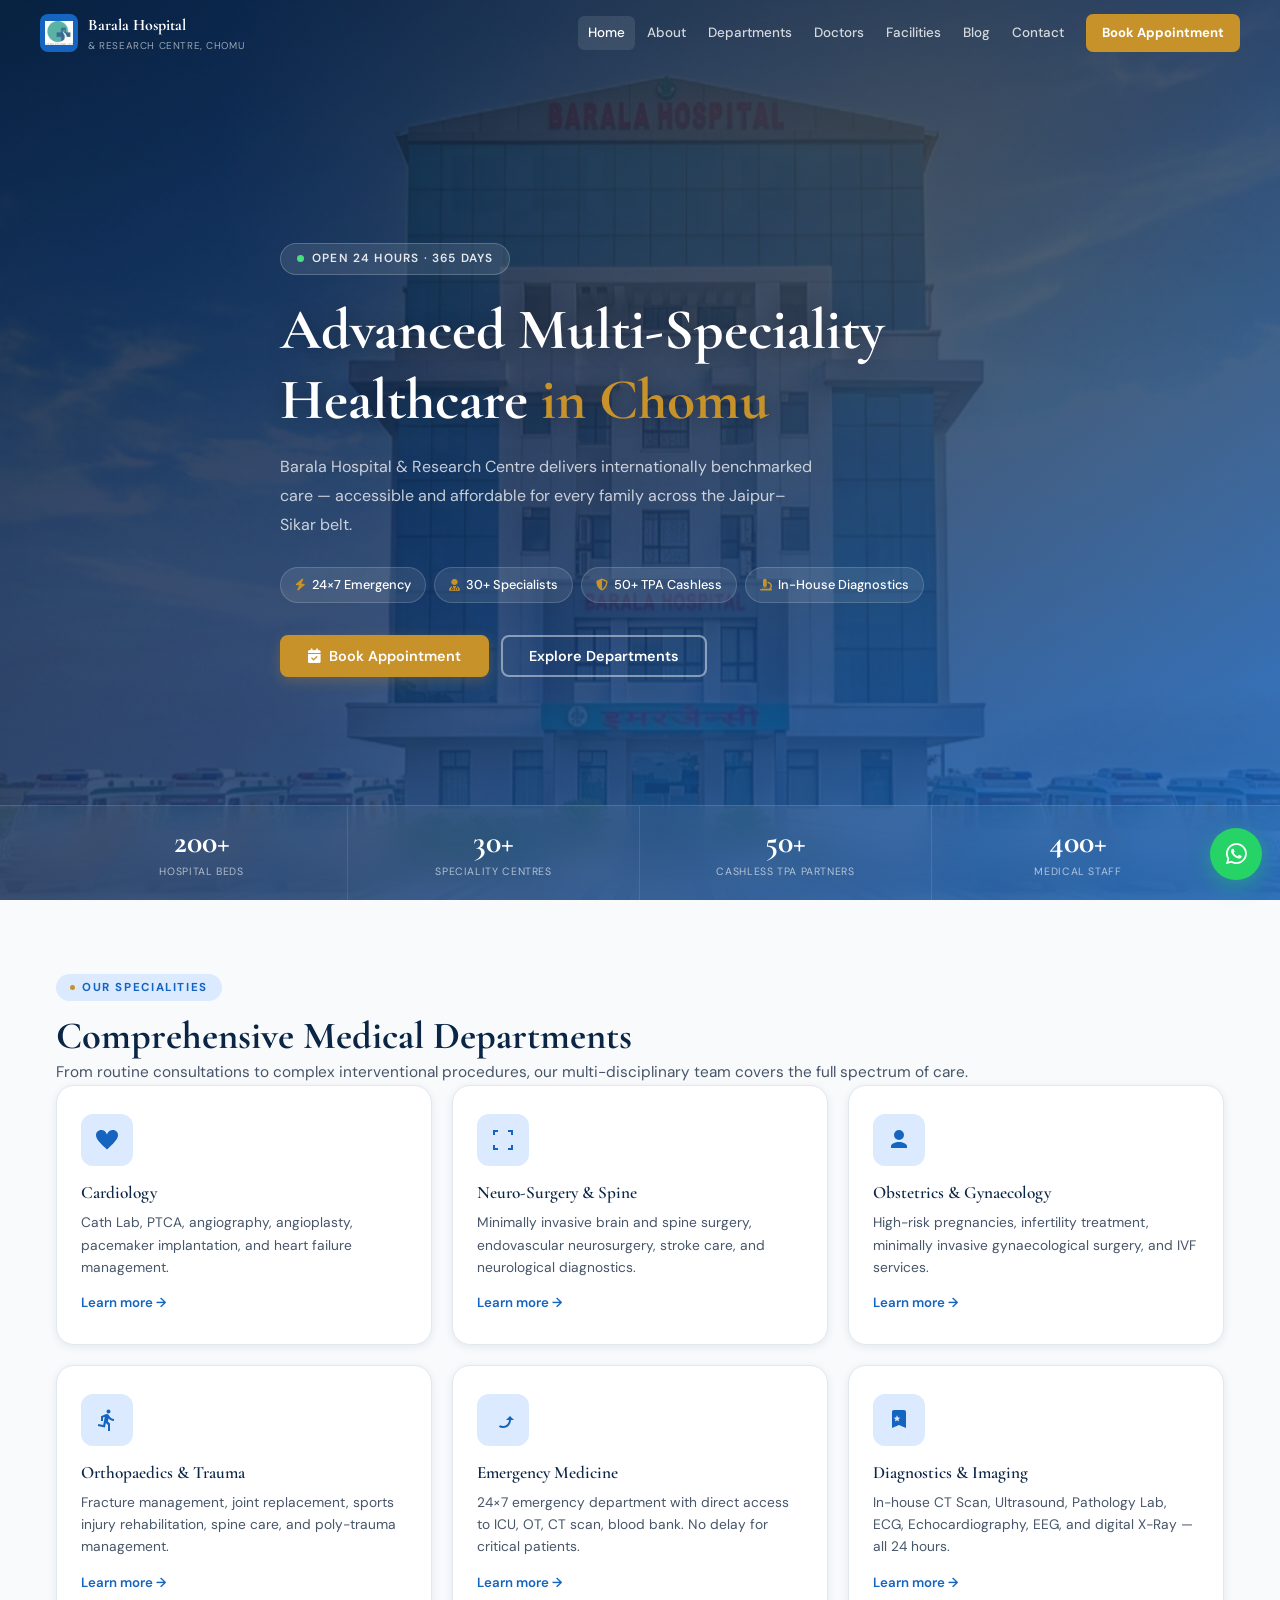
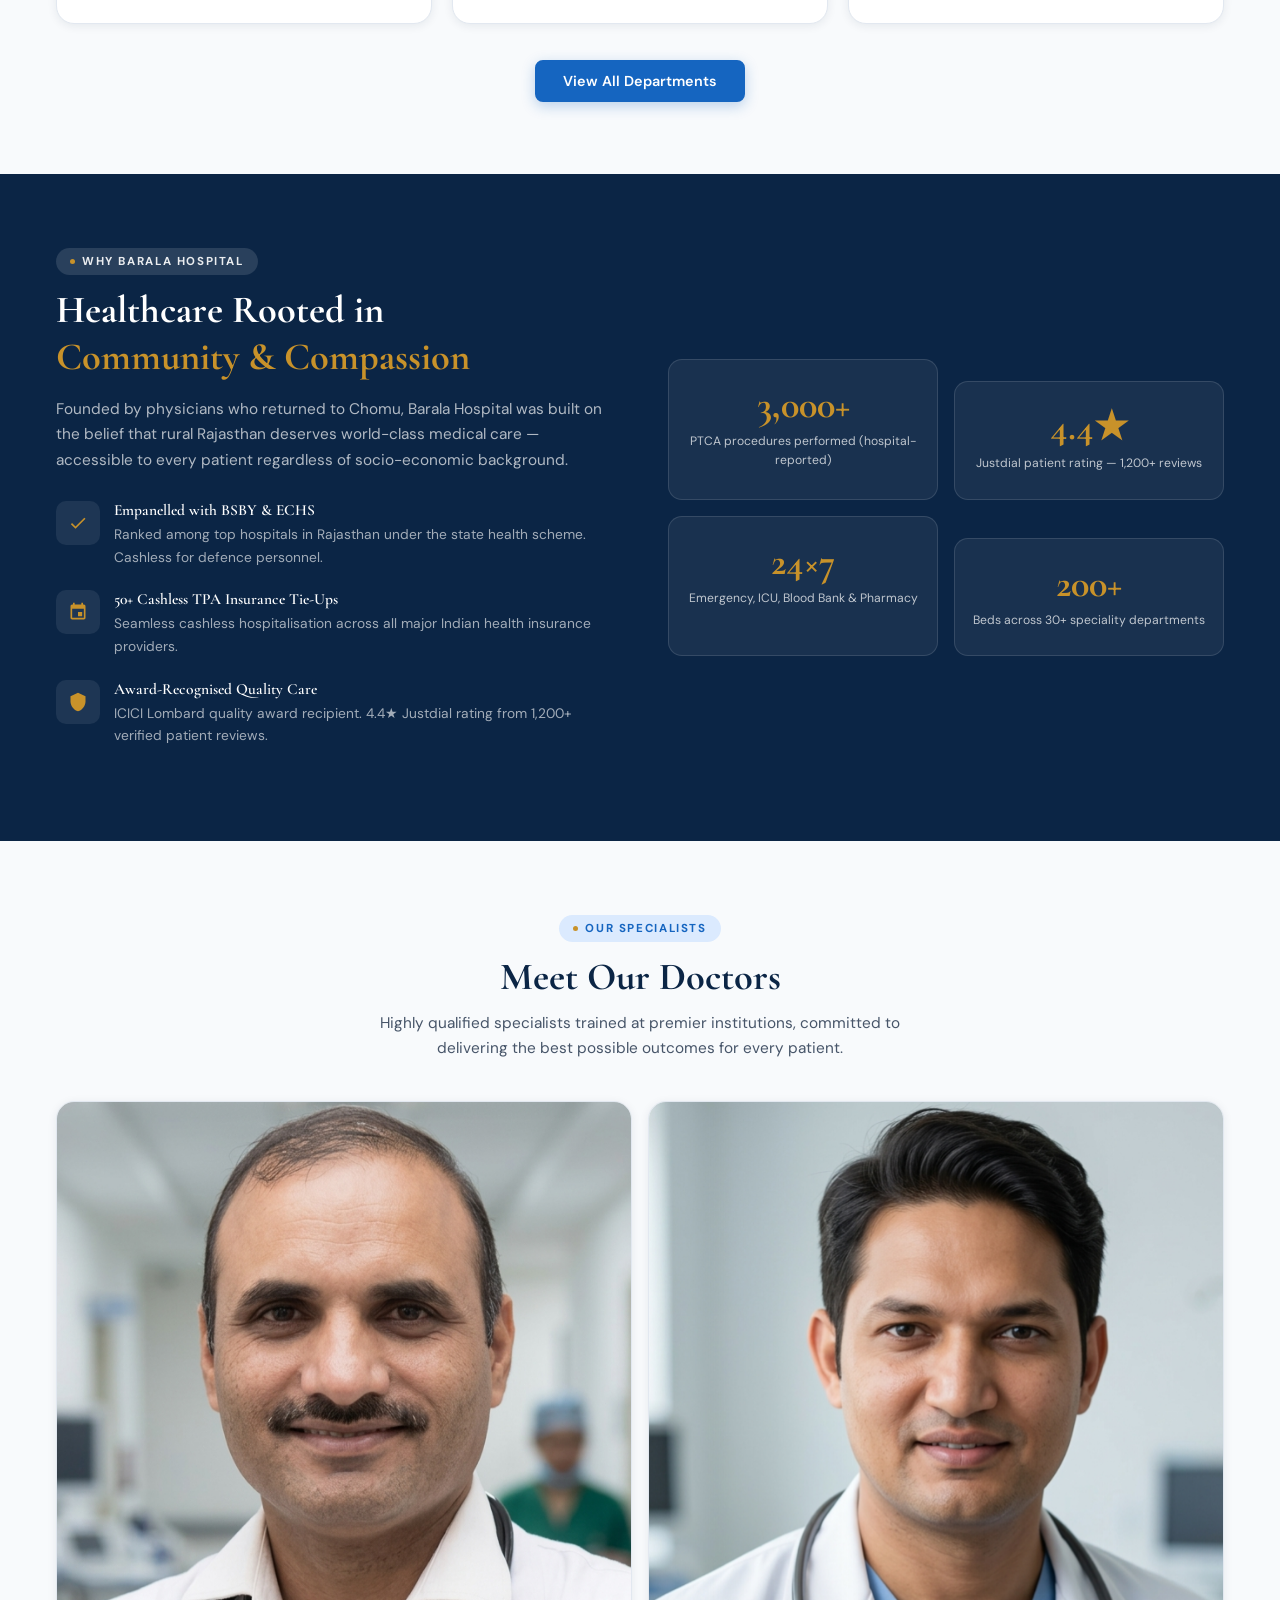
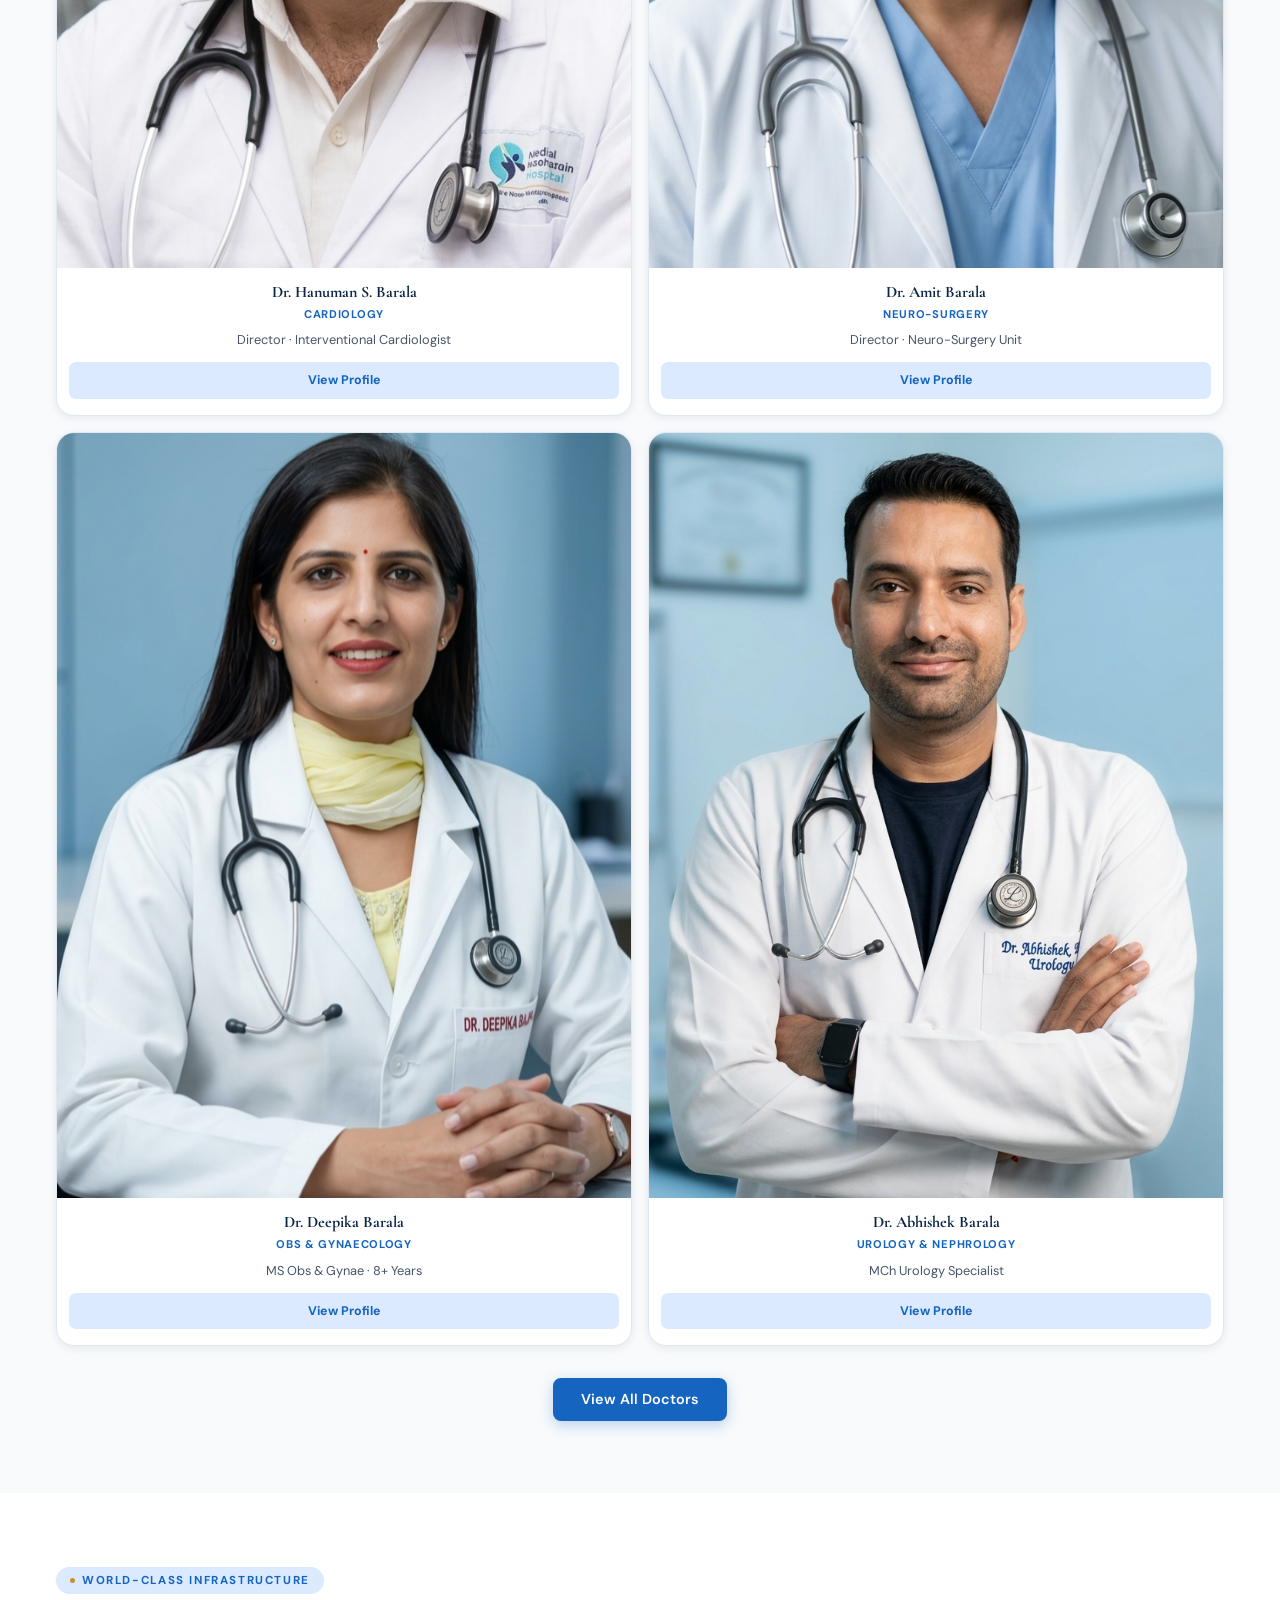
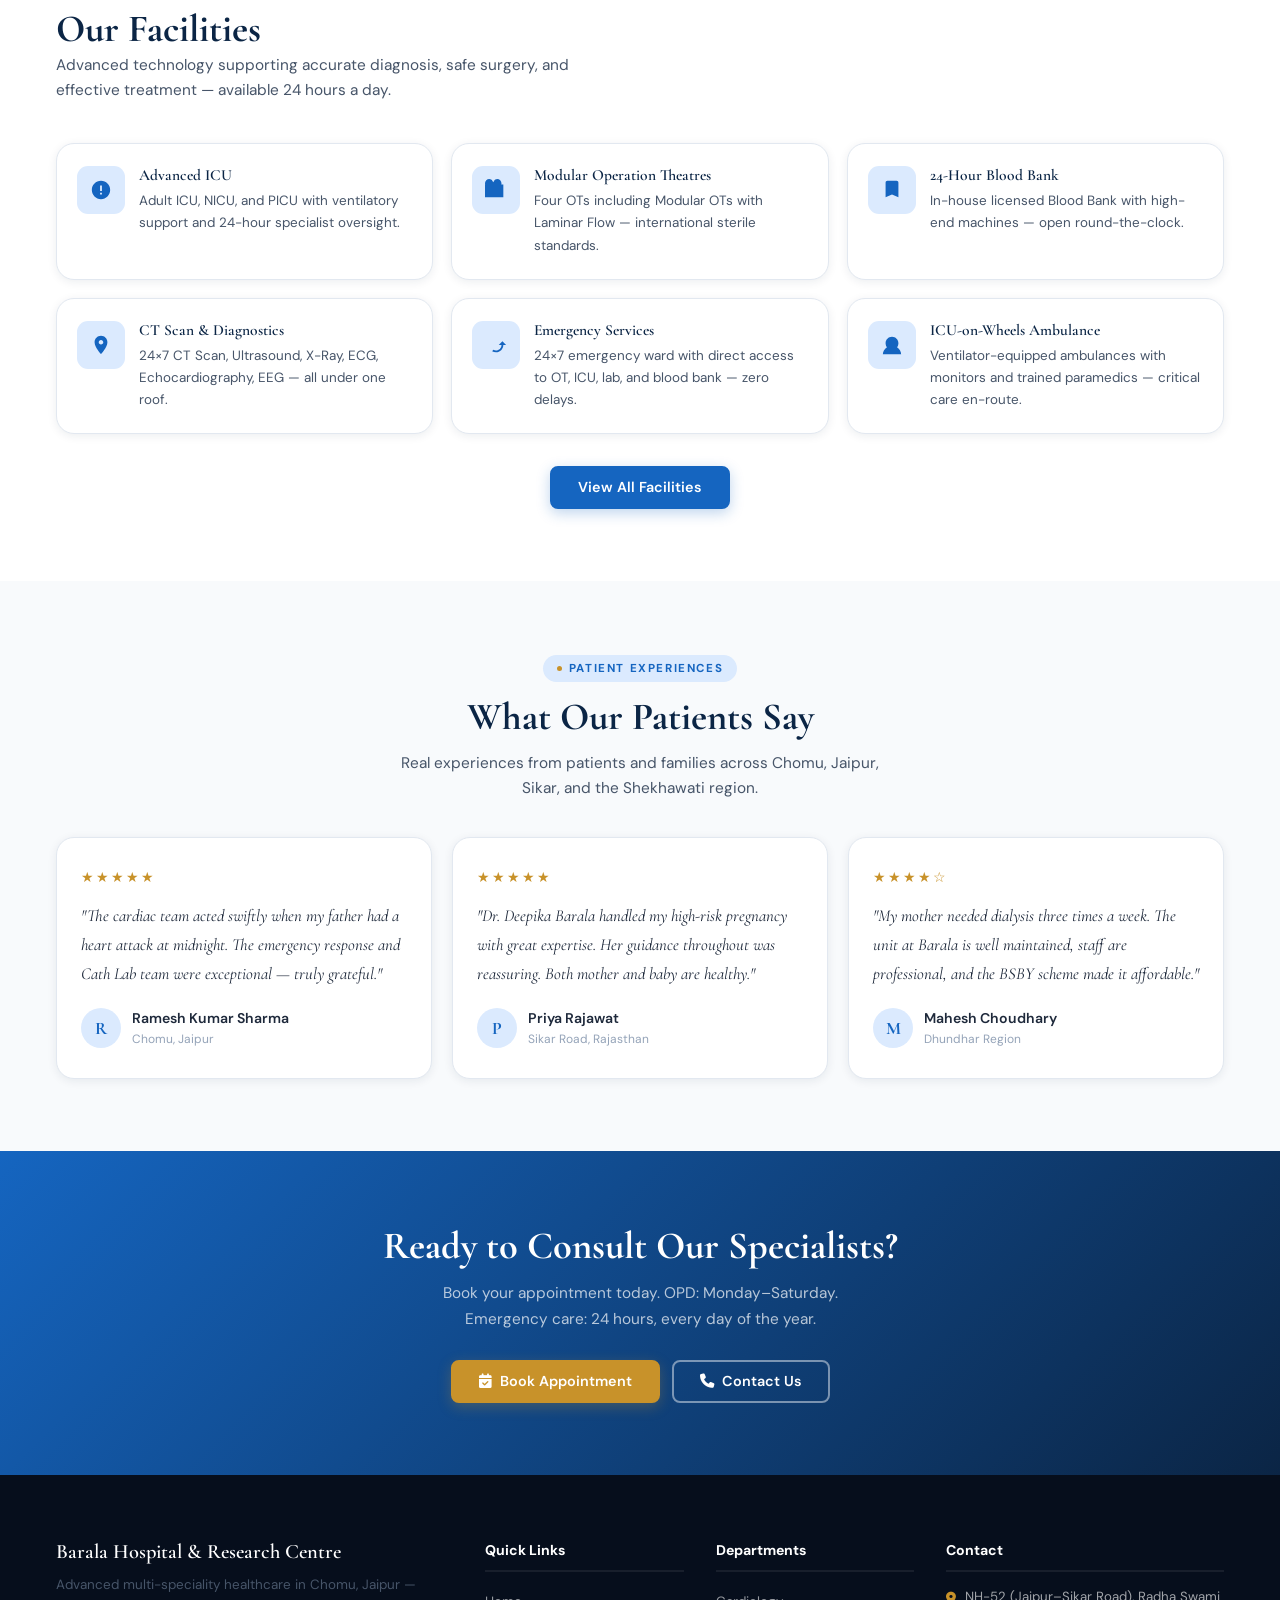
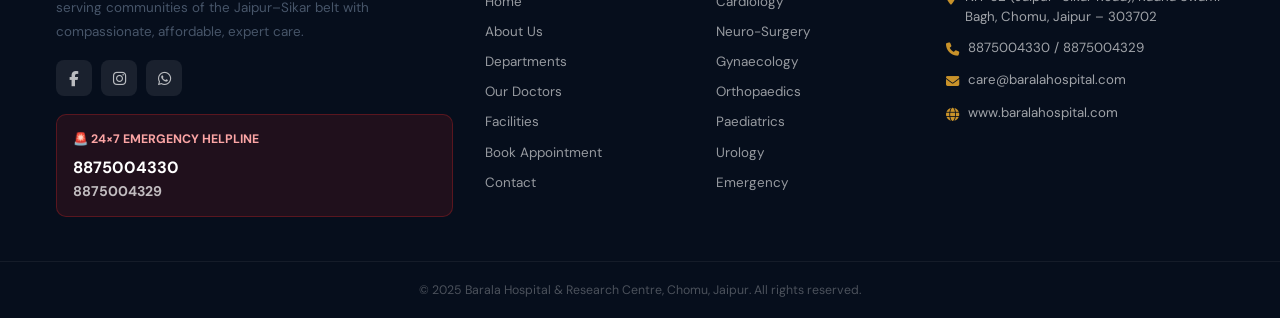
<file: index.html>
<!DOCTYPE html>
<html lang="en">
<head>
  <meta charset="UTF-8">
  <meta name="viewport" content="width=device-width, initial-scale=1.0">
  <title>Barala Hospital &amp; Research Centre | Chomu, Jaipur, Rajasthan</title>
  <meta name="description" content="Advanced multi-speciality hospital in Chomu, Jaipur — Cardiology, Neuro-Surgery, Gynaecology, Orthopaedics, Urology, Emergency &amp; more. 24×7 care.">

  <!-- Fonts -->
  <link rel="preconnect" href="https://fonts.googleapis.com">
  <link rel="preconnect" href="https://fonts.gstatic.com" crossorigin>
  <link href="https://fonts.googleapis.com/css2?family=Cormorant+Garamond:ital,wght@0,400;0,600;0,700;1,400;1,600&family=DM+Sans:opsz,wght@9..40,400;9..40,500;9..40,600;9..40,700&display=swap" rel="stylesheet">

  <!-- [5] Font Awesome — real icons -->
  <link rel="stylesheet" href="https://cdnjs.cloudflare.com/ajax/libs/font-awesome/6.5.0/css/all.min.css">

  <link rel="stylesheet" href="css/style.css">
</head>
<body>

<!-- [2] No emergency bar at top -->

<!-- ═══════ NAVBAR ═══════════════════════════════════════ -->
<nav id="navbar" class="top">
  <div class="nav-inner">

    <a href="index.html" class="nav-logo">
     <div class="nav-logo-icon">
   <img src="images/logo.png" alt="Barala Hospital Logo">
     </div> 
      <div>
        <span class="nav-logo-name">Barala Hospital</span>
        <span class="nav-logo-sub">&amp; Research Centre, Chomu</span>
      </div>
    </a>

    <div class="nav-links">
      <a href="index.html"       class="nav-link">Home</a>
      <a href="about.html"       class="nav-link">About</a>
      <a href="departments.html" class="nav-link">Departments</a>
      <a href="doctors.html"     class="nav-link">Doctors</a>
      <a href="facilities.html"  class="nav-link">Facilities</a>
      <a href="blog.html"        class="nav-link">Blog</a>
      <a href="contact.html"     class="nav-link">Contact</a>
      <a href="#" class="nav-cta" data-modal="appointment">Book Appointment</a>
    </div>

    <button class="hamburger" id="hamburger" aria-label="Open menu">
      <span></span><span></span><span></span>
    </button>
  </div>

  <div id="mobile-nav">
    <a href="index.html">Home</a>
    <a href="about.html">About</a>
    <a href="departments.html">Departments</a>
    <a href="doctors.html">Doctors</a>
    <a href="facilities.html">Facilities</a>
    <a href="blog.html">Blog</a>
    <a href="contact.html">Contact</a>
    <a href="#" class="mobile-cta" data-modal="appointment">📅 Book Appointment</a>
  </div>
</nav>

<!-- ═══════ [3] HERO ═════════════════════════════════════ -->
<section class="hero">
  <div class="hero-bg"></div>
  <div class="hero-bg-img"></div>
  <div class="hero-pattern"></div>

  <!-- hero-body: max-width centered, padding keeps it off edges -->
  <div class="hero-body">
    <div class="hero-badge">
      <span class="hero-dot"></span> Open 24 Hours · 365 Days
    </div>

    <h1>Advanced Multi-Speciality<br>Healthcare <em>in Chomu</em></h1>

    <p class="hero-desc">
      Barala Hospital &amp; Research Centre delivers internationally benchmarked
      care — accessible and affordable for every family across the Jaipur–Sikar belt.
    </p>

    <div class="hero-pills">
      <span class="pill"><i class="fa-solid fa-bolt"></i> 24×7 Emergency</span>
      <span class="pill"><i class="fa-solid fa-user-doctor"></i> 30+ Specialists</span>
      <span class="pill"><i class="fa-solid fa-shield-halved"></i> 50+ TPA Cashless</span>
      <span class="pill"><i class="fa-solid fa-microscope"></i> In-House Diagnostics</span>
    </div>

    <div class="hero-ctas">
      <a href="#" class="btn btn-gold" data-modal="appointment">
        <i class="fa-solid fa-calendar-check"></i> Book Appointment
      </a>
      <a href="departments.html" class="btn btn-outline">
        Explore Departments
      </a>
    </div>
  </div>

  <!-- Stats bar at hero bottom -->
  <div class="hero-stats">
    <div class="hero-stats-grid">
      <div class="hero-stat">
        <span class="stat-n" data-count="200" data-suffix="+">200+</span>
        <span class="stat-l">Hospital Beds</span>
      </div>
      <div class="hero-stat">
        <span class="stat-n" data-count="30" data-suffix="+">30+</span>
        <span class="stat-l">Speciality Centres</span>
      </div>
      <div class="hero-stat">
        <span class="stat-n" data-count="50" data-suffix="+">50+</span>
        <span class="stat-l">Cashless TPA Partners</span>
      </div>
      <div class="hero-stat">
        <span class="stat-n" data-count="400" data-suffix="+">400+</span>
        <span class="stat-l">Medical Staff</span>
      </div>
    </div>
  </div>
</section>

<!-- ═══════ DEPARTMENTS ══════════════════════════════════ -->
<section class="section bg-off">
  <div class="container">
    <div class="reveal">
      <div class="label">Our Specialities</div>
      <h2>Comprehensive Medical Departments</h2>
      <p class="section-sub">From routine consultations to complex interventional procedures, our multi-disciplinary team covers the full spectrum of care.</p>
    </div>

    <div class="dept-grid reveal">

      <div class="card dept-card">
        <div class="dept-icon">
          <svg viewBox="0 0 24 24"><path d="M12 21.593c-5.63-5.539-11-10.297-11-14.402 0-3.791 3.068-5.191 5.281-5.191 1.312 0 4.151.501 5.719 4.457 1.59-3.968 4.464-4.447 5.726-4.447 2.54 0 5.274 1.621 5.274 5.181 0 4.069-5.136 8.625-11 14.402z"/></svg>
        </div>
        <h3>Cardiology</h3>
        <p>Cath Lab, PTCA, angiography, angioplasty, pacemaker implantation, and heart failure management.</p>
        <a href="departments.html" class="dept-more">Learn more →</a>
      </div>

      <div class="card dept-card">
        <div class="dept-icon">
          <svg viewBox="0 0 24 24"><path d="M22 7h-2V4h-3V2h5v5zm0 15v-5h-2v3h-3v2h5zM2 22h5v-2H4v-3H2v5zM2 2v5h2V4h3V2H2z"/></svg>
        </div>
        <h3>Neuro-Surgery &amp; Spine</h3>
        <p>Minimally invasive brain and spine surgery, endovascular neurosurgery, stroke care, and neurological diagnostics.</p>
        <a href="departments.html" class="dept-more">Learn more →</a>
      </div>

      <div class="card dept-card">
        <div class="dept-icon">
          <svg viewBox="0 0 24 24"><path d="M12 2a5 5 0 1 0 0 10A5 5 0 0 0 12 2zm0 12c-5.33 0-8 2.67-8 4v2h16v-2c0-1.33-2.67-4-8-4z"/></svg>
        </div>
        <h3>Obstetrics &amp; Gynaecology</h3>
        <p>High-risk pregnancies, infertility treatment, minimally invasive gynaecological surgery, and IVF services.</p>
        <a href="departments.html" class="dept-more">Learn more →</a>
      </div>

      <div class="card dept-card">
        <div class="dept-icon">
          <svg viewBox="0 0 24 24"><path d="M13.49 5.48c1.1 0 2-.9 2-2s-.9-2-2-2-2 .9-2 2 .9 2 2 2zm-3.6 13.9l1-4.4 2.1 2v6h2v-7.5l-2.1-2 .6-3c1.3 1.5 3.3 2.5 5.5 2.5v-2c-1.9 0-3.5-1-4.3-2.4l-1-1.6c-.4-.6-1-1-1.7-1-.3 0-.5.1-.8.1l-5.2 2.2v4.7h2v-3.4l1.8-.7-1.6 8.1-4.9-1-.4 2 7 1.4z"/></svg>
        </div>
        <h3>Orthopaedics &amp; Trauma</h3>
        <p>Fracture management, joint replacement, sports injury rehabilitation, spine care, and poly-trauma management.</p>
        <a href="departments.html" class="dept-more">Learn more →</a>
      </div>

      <div class="card dept-card">
        <div class="dept-icon">
          <svg viewBox="0 0 24 24"><path d="M19 8l-4 4h3c0 3.31-2.69 6-6 6a5.87 5.87 0 0 1-2.8-.7l-1.46 1.46A7.93 7.93 0 0 0 12 20c4.42 0 8-3.58 8-8h3l-4-4z"/></svg>
        </div>
        <h3>Emergency Medicine</h3>
        <p>24×7 emergency department with direct access to ICU, OT, CT scan, blood bank. No delay for critical patients.</p>
        <a href="departments.html" class="dept-more">Learn more →</a>
      </div>

      <div class="card dept-card">
        <div class="dept-icon">
          <svg viewBox="0 0 24 24"><path d="M17 2H7c-1.1 0-2 .9-2 2v16l7-3 7 3V4c0-1.1-.9-2-2-2zm-5 11.5l-2-1.2-2 1.2.5-2.3-1.8-1.5 2.3-.2 1-2.2 1 2.2 2.3.2-1.8 1.5.5 2.3z"/></svg>
        </div>
        <h3>Diagnostics &amp; Imaging</h3>
        <p>In-house CT Scan, Ultrasound, Pathology Lab, ECG, Echocardiography, EEG, and digital X-Ray — all 24 hours.</p>
        <a href="facilities.html" class="dept-more">Learn more →</a>
      </div>

    </div>

    <div class="reveal" style="text-align:center;margin-top:36px;">
      <a href="departments.html" class="btn btn-primary">View All Departments</a>
    </div>
  </div>
</section>

<!-- ═══════ [6] WHY-US — Contrast Fixed ══════════════════ -->
<!--
  .why-section  = dark navy bg
  .why-grid     = named class, responsive via media query
  .s-num        = gold text on dark = high contrast
  .s-lbl        = white-ish text on dark = visible
-->
<section class="why-section">
  <div class="container">
    <div class="why-grid reveal">

      <!-- Left: benefits text -->
      <div>
        <div class="label label-white">Why Barala Hospital</div>
        <h2 style="margin-bottom:16px;">Healthcare Rooted in<br>
          <span style="color:var(--gold)">Community &amp; Compassion</span>
        </h2>
        <p style="margin-bottom:28px;">
          Founded by physicians who returned to Chomu, Barala Hospital was built on the
          belief that rural Rajasthan deserves world-class medical care — accessible to
          every patient regardless of socio-economic background.
        </p>

        <div class="why-item">
          <div class="why-item-icon">
            <svg viewBox="0 0 24 24"><path d="M9 16.17L4.83 12l-1.42 1.41L9 19 21 7l-1.41-1.41z"/></svg>
          </div>
          <div>
            <h4>Empanelled with BSBY &amp; ECHS</h4>
            <p>Ranked among top hospitals in Rajasthan under the state health scheme. Cashless for defence personnel.</p>
          </div>
        </div>

        <div class="why-item">
          <div class="why-item-icon">
            <svg viewBox="0 0 24 24"><path d="M17 12h-5v5h5v-5zM16 1v2H8V1H6v2H5c-1.11 0-1.99.9-1.99 2L3 19c0 1.1.89 2 2 2h14c1.1 0 2-.9 2-2V5c0-1.1-.9-2-2-2h-1V1h-2zm3 18H5V8h14v11z"/></svg>
          </div>
          <div>
            <h4>50+ Cashless TPA Insurance Tie-Ups</h4>
            <p>Seamless cashless hospitalisation across all major Indian health insurance providers.</p>
          </div>
        </div>

        <div class="why-item">
          <div class="why-item-icon">
            <svg viewBox="0 0 24 24"><path d="M12 1L3 5v6c0 5.55 3.84 10.74 9 12 5.16-1.26 9-6.45 9-12V5l-9-4z"/></svg>
          </div>
          <div>
            <h4>Award-Recognised Quality Care</h4>
            <p>ICICI Lombard quality award recipient. 4.4★ Justdial rating from 1,200+ verified patient reviews.</p>
          </div>
        </div>
      </div>

      <!-- Right: stat cards -->
      <div class="stat-cards">
        <div class="s-card">
          <span class="s-num">3,000+</span>
          <span class="s-lbl">PTCA procedures performed (hospital-reported)</span>
        </div>
        <div class="s-card">
          <span class="s-num">4.4★</span>
          <span class="s-lbl">Justdial patient rating — 1,200+ reviews</span>
        </div>
        <div class="s-card">
          <span class="s-num">24×7</span>
          <span class="s-lbl">Emergency, ICU, Blood Bank &amp; Pharmacy</span>
        </div>
        <div class="s-card">
          <span class="s-num">200+</span>
          <span class="s-lbl">Beds across 30+ speciality departments</span>
        </div>
      </div>

    </div>
  </div>
</section>

<!-- ═══════ [4] DOCTORS — 2 per row mobile ═══════════════ -->
<section class="section bg-off">
  <div class="container">
    <div class="reveal" style="text-align:center;">
      <div class="label">Our Specialists</div>
      <h2>Meet Our Doctors</h2>
      <p style="max-width:520px;margin:10px auto 40px;">
        Highly qualified specialists trained at premier institutions, committed to delivering
        the best possible outcomes for every patient.
      </p>
    </div>

    <!-- [4] doctors-grid: repeat(2,1fr) on mobile → 4-col on desktop -->
    <div class="doctors-grid reveal">

      <div class="card doc-card">
        <div class="doc-img">
          <img src="images/doctor1.jpg" alt="Dr. Hanuman Sahai Barala"
            onerror="this.src='https://ui-avatars.com/api/?name=H+Barala&background=1565C0&color=fff&size=400&bold=true&font-size=0.45'">
          <div class="doc-hover">
            <a href="doctors.html" class="btn btn-primary" style="padding:8px 18px;font-size:.78rem;">View Profile</a>
          </div>
        </div>
        <div class="doc-info">
          <div class="doc-name">Dr. Hanuman S. Barala</div>
          <div class="doc-spec">Cardiology</div>
          <div class="doc-exp">Director · Interventional Cardiologist</div>
          <a href="doctors.html" class="doc-btn">View Profile</a>
        </div>
      </div>

      <div class="card doc-card">
        <div class="doc-img">
          <img src="images/doctor2.jpg" alt="Dr. Amit Barala"
            onerror="this.src='https://ui-avatars.com/api/?name=A+Barala&background=1565C0&color=fff&size=400&bold=true&font-size=0.45'">
          <div class="doc-hover">
            <a href="doctors.html" class="btn btn-primary" style="padding:8px 18px;font-size:.78rem;">View Profile</a>
          </div>
        </div>
        <div class="doc-info">
          <div class="doc-name">Dr. Amit Barala</div>
          <div class="doc-spec">Neuro-Surgery</div>
          <div class="doc-exp">Director · Neuro-Surgery Unit</div>
          <a href="doctors.html" class="doc-btn">View Profile</a>
        </div>
      </div>

      <div class="card doc-card">
        <div class="doc-img">
          <img src="images/doctor3.jpg" alt="Dr. Deepika Barala"
            onerror="this.src='https://ui-avatars.com/api/?name=D+Barala&background=1565C0&color=fff&size=400&bold=true&font-size=0.45'">
          <div class="doc-hover">
            <a href="doctors.html" class="btn btn-primary" style="padding:8px 18px;font-size:.78rem;">View Profile</a>
          </div>
        </div>
        <div class="doc-info">
          <div class="doc-name">Dr. Deepika Barala</div>
          <div class="doc-spec">Obs &amp; Gynaecology</div>
          <div class="doc-exp">MS Obs &amp; Gynae · 8+ Years</div>
          <a href="doctors.html" class="doc-btn">View Profile</a>
        </div>
      </div>

      <div class="card doc-card">
        <div class="doc-img">
          <img src="images/doctor4.jpg" alt="Dr. Abhishek Barala"
            onerror="this.src='https://ui-avatars.com/api/?name=Ab+Barala&background=1565C0&color=fff&size=400&bold=true&font-size=0.45'">
          <div class="doc-hover">
            <a href="doctors.html" class="btn btn-primary" style="padding:8px 18px;font-size:.78rem;">View Profile</a>
          </div>
        </div>
        <div class="doc-info">
          <div class="doc-name">Dr. Abhishek Barala</div>
          <div class="doc-spec">Urology &amp; Nephrology</div>
          <div class="doc-exp">MCh Urology Specialist</div>
          <a href="doctors.html" class="doc-btn">View Profile</a>
        </div>
      </div>

    </div>

    <div class="reveal" style="text-align:center;margin-top:32px;">
      <a href="doctors.html" class="btn btn-primary">View All Doctors</a>
    </div>
  </div>
</section>

<!-- ═══════ FACILITIES ════════════════════════════════════ -->
<section class="section">
  <div class="container">
    <div class="reveal">
      <div class="label">World-Class Infrastructure</div>
      <h2>Our Facilities</h2>
      <p style="max-width:520px;margin-bottom:40px;">Advanced technology supporting accurate diagnosis, safe surgery, and effective treatment — available 24 hours a day.</p>
    </div>

    <div class="fac-grid reveal">
      <div class="card fac-card">
        <div class="fac-icon"><svg viewBox="0 0 24 24"><path d="M12 2C6.48 2 2 6.48 2 12s4.48 10 10 10 10-4.48 10-10S17.52 2 12 2zm1 15h-2v-2h2v2zm0-4h-2V7h2v6z"/></svg></div>
        <div><h4>Advanced ICU</h4><p>Adult ICU, NICU, and PICU with ventilatory support and 24-hour specialist oversight.</p></div>
      </div>
      <div class="card fac-card">
        <div class="fac-icon"><svg viewBox="0 0 24 24"><path d="M20 6h-2.18c.07-.44.18-.86.18-1.3C18 2.12 15.88 0 13.3 0c-1.48 0-2.67.81-3.44 2.05L9 3.5 8.14 2.05C7.37.81 6.18 0 4.7 0 2.12 0 0 2.12 0 4.7c0 .44.11.86.18 1.3H0v14h20V6z"/></svg></div>
        <div><h4>Modular Operation Theatres</h4><p>Four OTs including Modular OTs with Laminar Flow — international sterile standards.</p></div>
      </div>
      <div class="card fac-card">
        <div class="fac-icon"><svg viewBox="0 0 24 24"><path d="M17 2H7c-1.1 0-2 .9-2 2v16l7-3 7 3V4c0-1.1-.9-2-2-2z"/></svg></div>
        <div><h4>24-Hour Blood Bank</h4><p>In-house licensed Blood Bank with high-end machines — open round-the-clock.</p></div>
      </div>
      <div class="card fac-card">
        <div class="fac-icon"><svg viewBox="0 0 24 24"><path d="M12 2C8.13 2 5 5.13 5 9c0 5.25 7 13 7 13s7-7.75 7-13c0-3.87-3.13-7-7-7zm0 9.5c-1.38 0-2.5-1.12-2.5-2.5s1.12-2.5 2.5-2.5 2.5 1.12 2.5 2.5-1.12 2.5-2.5 2.5z"/></svg></div>
        <div><h4>CT Scan &amp; Diagnostics</h4><p>24×7 CT Scan, Ultrasound, X-Ray, ECG, Echocardiography, EEG — all under one roof.</p></div>
      </div>
      <div class="card fac-card">
        <div class="fac-icon"><svg viewBox="0 0 24 24"><path d="M19 8l-4 4h3c0 3.31-2.69 6-6 6a5.87 5.87 0 0 1-2.8-.7l-1.46 1.46A7.93 7.93 0 0 0 12 20c4.42 0 8-3.58 8-8h3l-4-4z"/></svg></div>
        <div><h4>Emergency Services</h4><p>24×7 emergency ward with direct access to OT, ICU, lab, and blood bank — zero delays.</p></div>
      </div>
      <div class="card fac-card">
        <div class="fac-icon"><svg viewBox="0 0 24 24"><path d="M17.5 14.33C18.33 13.5 19 11.5 19 10c0-3.87-3.13-7-7-7S5 6.13 5 10c0 1.5.67 3.5 1.5 4.33C3.64 16.03 2 19.79 2 22h20c0-2.21-1.64-5.97-4.5-7.67z"/></svg></div>
        <div><h4>ICU-on-Wheels Ambulance</h4><p>Ventilator-equipped ambulances with monitors and trained paramedics — critical care en-route.</p></div>
      </div>
    </div>

    <div class="reveal" style="text-align:center;margin-top:32px;">
      <a href="facilities.html" class="btn btn-primary">View All Facilities</a>
    </div>
  </div>
</section>

<!-- ═══════ TESTIMONIALS ══════════════════════════════════ -->
<section class="section bg-off">
  <div class="container">
    <div class="reveal" style="text-align:center;">
      <div class="label">Patient Experiences</div>
      <h2>What Our Patients Say</h2>
      <p style="max-width:480px;margin:10px auto 36px;">Real experiences from patients and families across Chomu, Jaipur, Sikar, and the Shekhawati region.</p>
    </div>
    <div class="testi-grid reveal">

      <div class="card testi-card">
        <div class="stars">★★★★★</div>
        <p class="testi-text">"The cardiac team acted swiftly when my father had a heart attack at midnight. The emergency response and Cath Lab team were exceptional — truly grateful."</p>
        <div class="testi-author">
          <div class="t-avatar">R</div>
          <div><div class="t-name">Ramesh Kumar Sharma</div><div class="t-loc">Chomu, Jaipur</div></div>
        </div>
      </div>

      <div class="card testi-card">
        <div class="stars">★★★★★</div>
        <p class="testi-text">"Dr. Deepika Barala handled my high-risk pregnancy with great expertise. Her guidance throughout was reassuring. Both mother and baby are healthy."</p>
        <div class="testi-author">
          <div class="t-avatar">P</div>
          <div><div class="t-name">Priya Rajawat</div><div class="t-loc">Sikar Road, Rajasthan</div></div>
        </div>
      </div>

      <div class="card testi-card">
        <div class="stars">★★★★☆</div>
        <p class="testi-text">"My mother needed dialysis three times a week. The unit at Barala is well maintained, staff are professional, and the BSBY scheme made it affordable."</p>
        <div class="testi-author">
          <div class="t-avatar">M</div>
          <div><div class="t-name">Mahesh Choudhary</div><div class="t-loc">Dhundhar Region</div></div>
        </div>
      </div>

    </div>
  </div>
</section>

<!-- ═══════ CTA BAND ══════════════════════════════════════ -->
<div class="cta-band">
  <div class="container reveal">
    <h2>Ready to Consult Our Specialists?</h2>
    <p>Book your appointment today. OPD: Monday–Saturday. Emergency care: 24 hours, every day of the year.</p>
    <div class="cta-btns">
      <a href="#" class="btn btn-gold" data-modal="appointment">
        <i class="fa-solid fa-calendar-check"></i> Book Appointment
      </a>
      <a href="contact.html" class="btn btn-outline">
        <i class="fa-solid fa-phone"></i> Contact Us
      </a>
    </div>
  </div>
</div>

<!-- ═══════ FOOTER ════════════════════════════════════════ -->
<!-- [2] Emergency info lives here only — not at top -->
<footer>
  <div class="container">
    <div class="footer-wrap">

      <div class="f-brand">
        <h3>Barala Hospital &amp; Research Centre</h3>
        <p>Advanced multi-speciality healthcare in Chomu, Jaipur — serving communities of the Jaipur–Sikar belt with compassionate, affordable, expert care.</p>

        <!-- [5] Real Font Awesome social icons -->
        <div class="social-row">
          <a href="https://www.facebook.com/profile.php?id=61575916227170"
             class="soc" target="_blank" rel="noopener" aria-label="Facebook">
            <i class="fa-brands fa-facebook-f"></i>
          </a>
          <a href="https://www.instagram.com/baralahospitalchomu"
             class="soc" target="_blank" rel="noopener" aria-label="Instagram">
            <i class="fa-brands fa-instagram"></i>
          </a>
          <a href="https://wa.me/918875004330"
             class="soc soc-wa" target="_blank" rel="noopener" aria-label="WhatsApp">
            <i class="fa-brands fa-whatsapp"></i>
          </a>
        </div>

        <!-- [2] Emergency block in footer -->
        <div class="f-emergency">
          <p>🚨 24×7 EMERGENCY HELPLINE</p>
          <a href="tel:8875004330">8875004330</a>
          <a href="tel:8875004329" style="font-size:.88rem;color:rgba(255,255,255,.72);">8875004329</a>
        </div>
      </div>

      <div>
        <div class="f-head">Quick Links</div>
        <a href="index.html"       class="f-link">Home</a>
        <a href="about.html"       class="f-link">About Us</a>
        <a href="departments.html" class="f-link">Departments</a>
        <a href="doctors.html"     class="f-link">Our Doctors</a>
        <a href="facilities.html"  class="f-link">Facilities</a>
        <a href="appointment.html" class="f-link">Book Appointment</a>
        <a href="contact.html"     class="f-link">Contact</a>
      </div>

      <div>
        <div class="f-head">Departments</div>
        <a href="departments.html" class="f-link">Cardiology</a>
        <a href="departments.html" class="f-link">Neuro-Surgery</a>
        <a href="departments.html" class="f-link">Gynaecology</a>
        <a href="departments.html" class="f-link">Orthopaedics</a>
        <a href="departments.html" class="f-link">Paediatrics</a>
        <a href="departments.html" class="f-link">Urology</a>
        <a href="departments.html" class="f-link">Emergency</a>
      </div>

      <div>
        <div class="f-head">Contact</div>
        <div class="f-item">
          <span class="f-icon"><i class="fa-solid fa-location-dot"></i></span>
          <span>NH-52 (Jaipur–Sikar Road), Radha Swami Bagh, Chomu, Jaipur – 303702</span>
        </div>
        <div class="f-item">
          <span class="f-icon"><i class="fa-solid fa-phone"></i></span>
          <span>
            <a href="tel:8875004330">8875004330</a> /
            <a href="tel:8875004329">8875004329</a>
          </span>
        </div>
        <div class="f-item">
          <span class="f-icon"><i class="fa-solid fa-envelope"></i></span>
          <span><a href="mailto:care@baralahospital.com">care@baralahospital.com</a></span>
        </div>
        <div class="f-item">
          <span class="f-icon"><i class="fa-solid fa-globe"></i></span>
          <span><a href="https://baralahospital.com" target="_blank">www.baralahospital.com</a></span>
        </div>
      </div>

    </div>
  </div>
  <div class="footer-bar">
    <div class="container">
      © 2025 Barala Hospital &amp; Research Centre, Chomu, Jaipur. All rights reserved.
    </div>
  </div>
</footer>

<!-- [5] WhatsApp float with real FA icon -->
<a href="https://wa.me/918875004330" class="wa-float" target="_blank" rel="noopener" aria-label="Chat on WhatsApp">
  <i class="fa-brands fa-whatsapp"></i>
</a>

<!-- ═══════ [7] APPOINTMENT MODAL — 5 fields only ════════ -->
<div class="modal-overlay" id="appt-modal" role="dialog" aria-modal="true">
  <div class="modal-box">
    <button class="modal-close" onclick="closeModal()" aria-label="Close">✕</button>

    <div class="modal-icon">
      <svg viewBox="0 0 24 24"><path d="M17 12h-5v5h5v-5zM16 1v2H8V1H6v2H5c-1.11 0-1.99.9-1.99 2L3 19c0 1.1.89 2 2 2h14c1.1 0 2-.9 2-2V5c0-1.1-.9-2-2-2h-1V1h-2zm3 18H5V8h14v11z"/></svg>
    </div>
    <div class="modal-title">Book Appointment</div>
    <p class="modal-sub">Confirm your booking via WhatsApp instantly.</p>

    <form id="appt-form" novalidate>

      <!-- 1. Patient Name -->
      <div class="form-group">
        <label class="form-label" for="f-name">Patient Name *</label>
        <input type="text" id="f-name" class="form-control" placeholder="Full name" required>
      </div>

      <!-- 2 & 3. Age + Gender -->
      <div class="form-row">
        <div class="form-group">
          <label class="form-label" for="f-age">Age *</label>
          <input type="number" id="f-age" class="form-control" placeholder="Age" min="0" max="120" required>
        </div>
        <div class="form-group">
          <label class="form-label" for="f-gender">Gender *</label>
          <select id="f-gender" class="form-control" required>
            <option value="">Select</option>
            <option>Male</option>
            <option>Female</option>
            <option>Other</option>
          </select>
        </div>
      </div>

      <!-- 4. Phone -->
      <div class="form-group">
        <label class="form-label" for="f-phone">Mobile Number *</label>
        <input type="tel" id="f-phone" class="form-control" placeholder="10-digit number" maxlength="10" required>
      </div>

      <!-- 5. Date -->
      <div class="form-group">
        <label class="form-label" for="f-date">Appointment Date *</label>
        <input type="date" id="f-date" class="form-control" required>
      </div>

      <button type="submit" class="btn btn-primary btn-block">
        <i class="fa-brands fa-whatsapp"></i> Confirm via WhatsApp
      </button>

      <p class="form-note">Opens WhatsApp with your details pre-filled. No data stored on this site.</p>
    </form>
  </div>
</div>

<script src="js/script.js"></script>
</body>
</html>
</file>
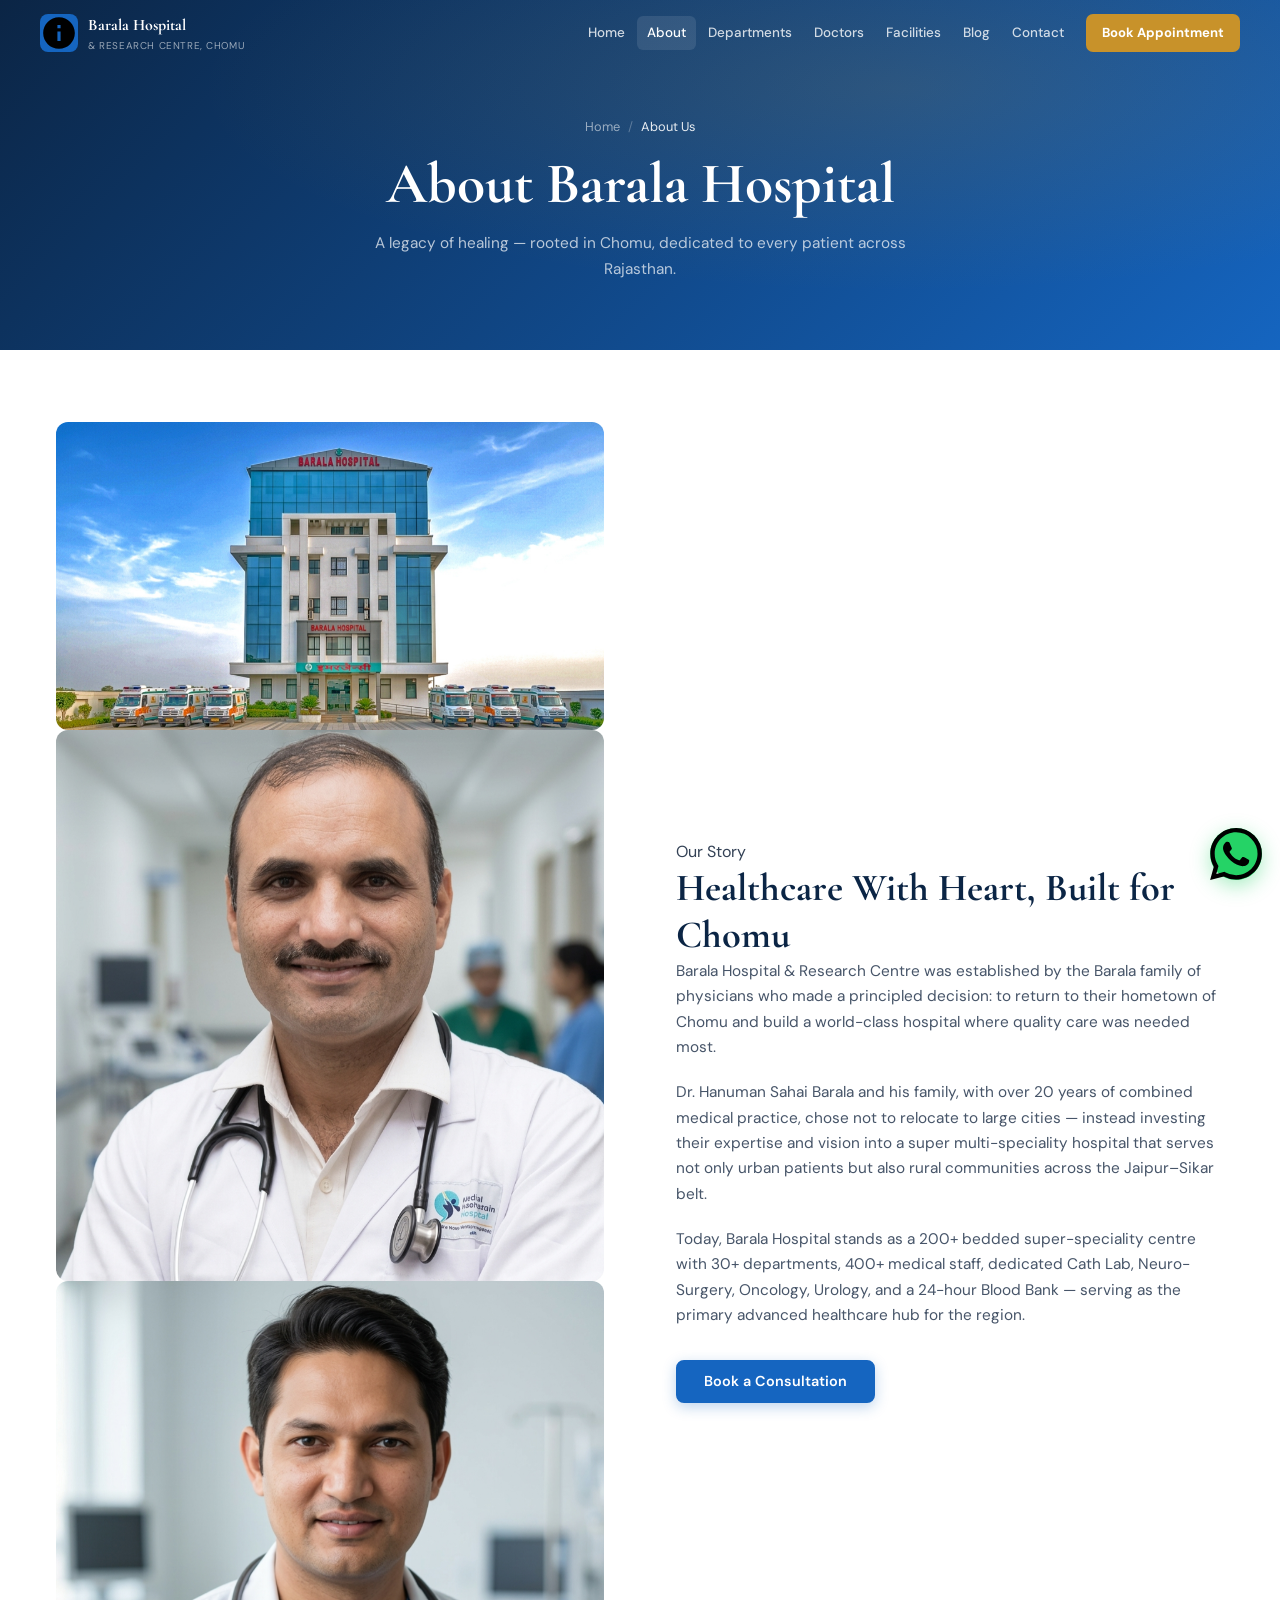
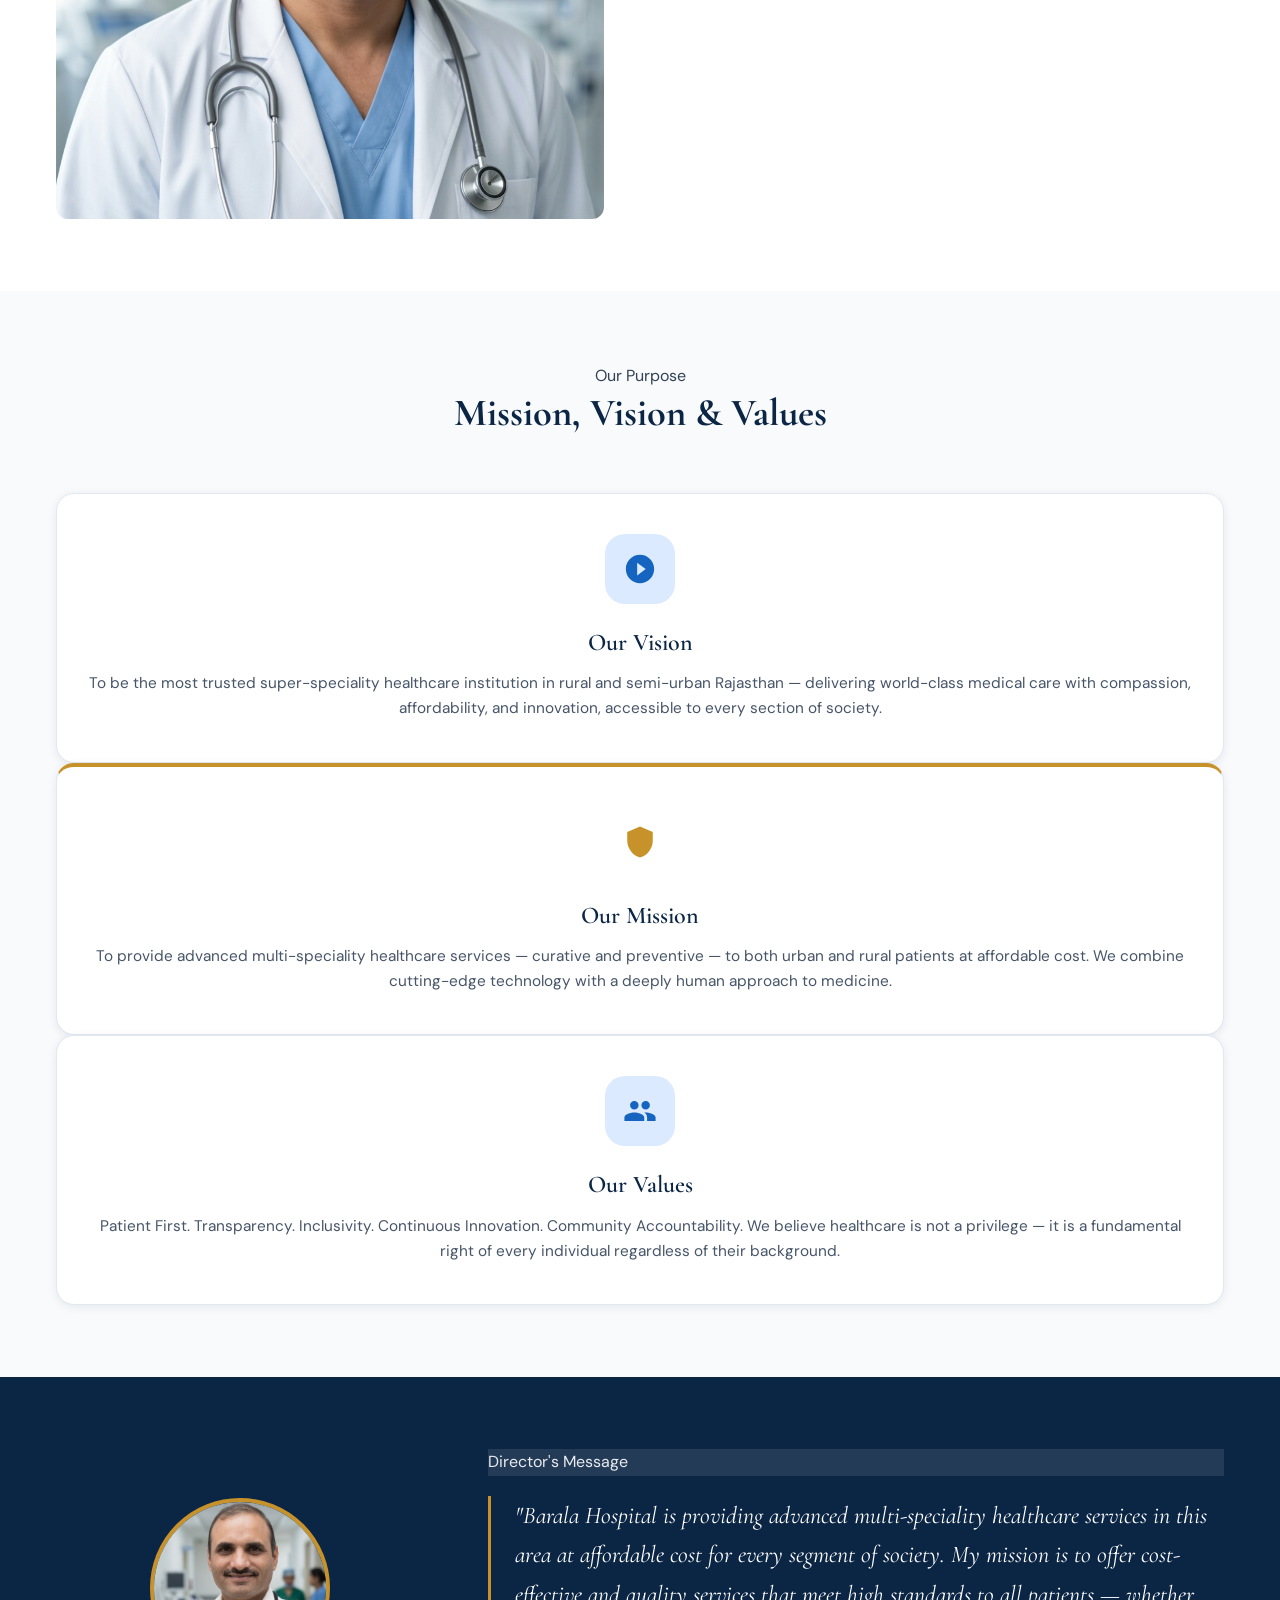
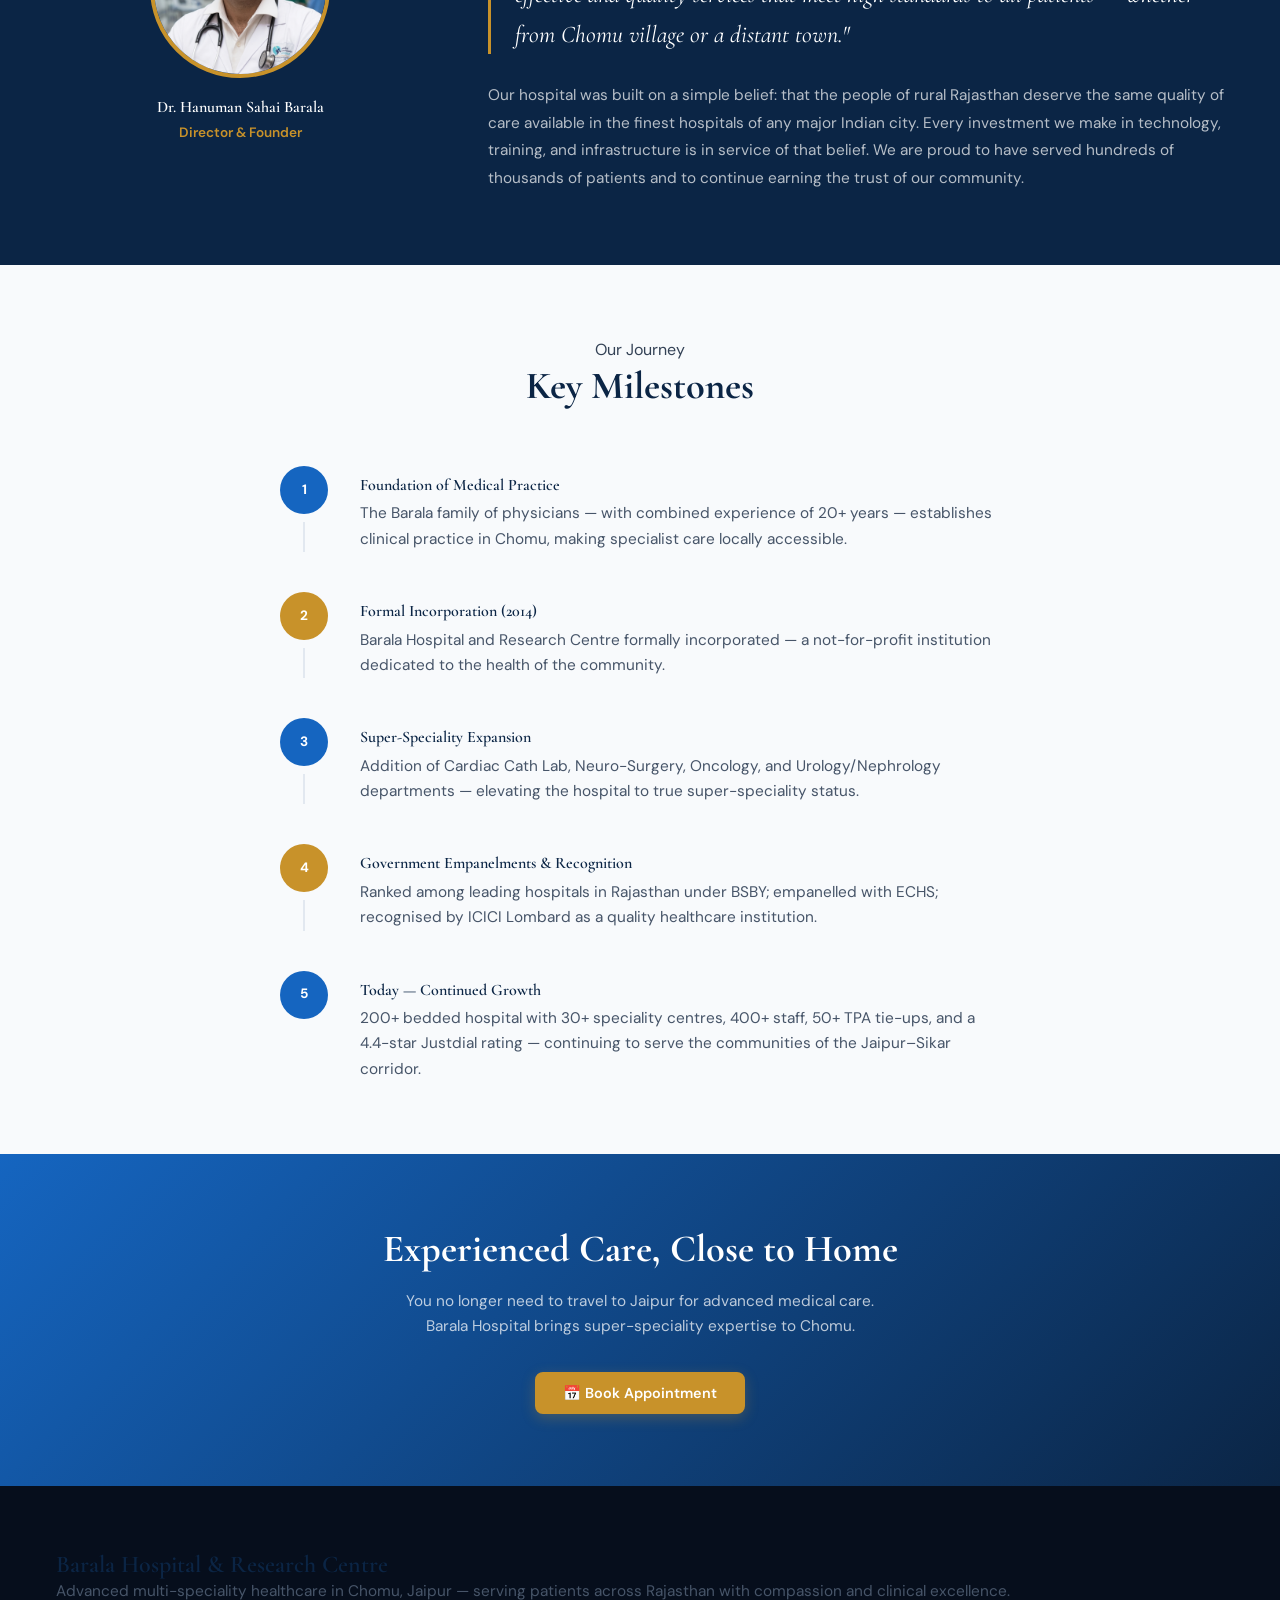
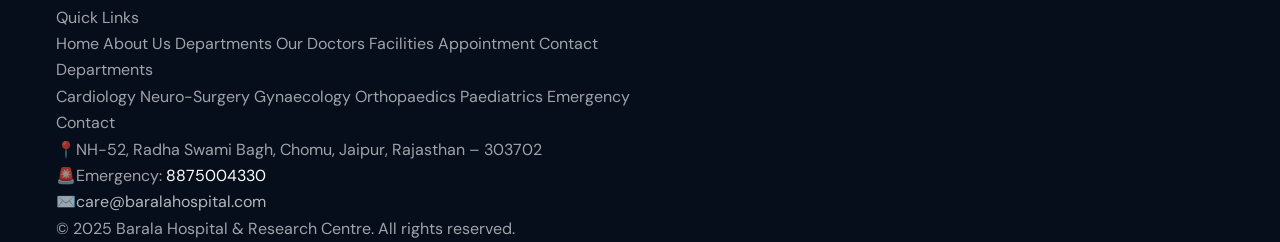
<file: about.html>
<!DOCTYPE html>
<html lang="en">
<head>
  <meta charset="UTF-8" />
  <meta name="viewport" content="width=device-width, initial-scale=1.0" />
  <title>About Us — Barala Hospital & Research Centre</title>
  <meta name="description" content="Learn about Barala Hospital & Research Centre — our history, founding vision, management team, and commitment to healthcare in Chomu, Rajasthan." />
  <link rel="preconnect" href="https://fonts.googleapis.com" />
  <link rel="preconnect" href="https://fonts.gstatic.com" crossorigin />
  <link href="https://fonts.googleapis.com/css2?family=Cormorant+Garamond:ital,wght@0,400;0,600;0,700;1,400;1,600&family=DM+Sans:wght@400;500;600;700&display=swap" rel="stylesheet" />
  <link rel="stylesheet" href="css/style.css" />
</head>
<body>

<div class="emergency-bar">
  <span>🚨 24×7 Emergency</span>
  <a href="tel:8875004330">8875004330</a>
  <span>|</span>
  <a href="tel:8875004329">8875004329</a>
</div>

<nav id="navbar" class="scrolled">
  <div class="nav-inner">
    <a href="index.html" class="nav-logo">
      <div class="nav-logo-icon"><svg viewBox="0 0 24 24"><path d="M12 2C6.48 2 2 6.48 2 12s4.48 10 10 10 10-4.48 10-10S17.52 2 12 2zm1 15h-2v-6h2v6zm0-8h-2V7h2v2z"/></svg></div>
      <div class="nav-logo-text">
        <span class="nav-logo-name">Barala Hospital</span>
        <span class="nav-logo-sub">& Research Centre, Chomu</span>
      </div>
    </a>
    <div class="nav-links">
      <a href="index.html" class="nav-link">Home</a>
      <a href="about.html" class="nav-link active">About</a>
      <a href="departments.html" class="nav-link">Departments</a>
      <a href="doctors.html" class="nav-link">Doctors</a>
      <a href="facilities.html" class="nav-link">Facilities</a>
      <a href="blog.html" class="nav-link">Blog</a>
      <a href="contact.html" class="nav-link">Contact</a>
      <a href="#" class="nav-cta" data-modal="appointment">Book Appointment</a>
    </div>
    <button class="hamburger" id="hamburger"><span></span><span></span><span></span></button>
  </div>
  <div id="mobile-nav">
    <a href="index.html">Home</a><a href="about.html">About</a>
    <a href="departments.html">Departments</a><a href="doctors.html">Doctors</a>
    <a href="facilities.html">Facilities</a><a href="blog.html">Blog</a>
    <a href="contact.html">Contact</a>
    <a href="#" class="mobile-cta" data-modal="appointment">📅 Book Appointment</a>
  </div>
</nav>

<!-- Page Hero -->
<div class="page-hero">
  <div class="breadcrumb">
    <a href="index.html">Home</a><span>/</span><span style="color:rgba(255,255,255,.9)">About Us</span>
  </div>
  <h1>About Barala Hospital</h1>
  <p>A legacy of healing — rooted in Chomu, dedicated to every patient across Rajasthan.</p>
</div>

<!-- Our Story -->
<section class="section">
  <div class="container">
    <div style="display:grid;grid-template-columns:1fr 1fr;gap:72px;align-items:center;" class="reveal">
      <div class="about-img-grid">
        <div class="about-img-main">
          <img src="images/hospital.jpg" alt="Barala Hospital Building" onerror="this.style.background='#E3F0FF';this.alt='Hospital Exterior'" style="border-radius:12px;" />
        </div>
        <div class="about-img-sm">
          <img src="images/doctor1.jpg" alt="Doctor" onerror="this.style.background='#BBDEFB'" style="border-radius:12px;" />
        </div>
        <div class="about-img-sm">
          <img src="images/doctor2.jpg" alt="Medical team" onerror="this.style.background='#E3F0FF'" style="border-radius:12px;" />
        </div>
      </div>
      <div>
        <div class="section-tag">Our Story</div>
        <h2 class="section-heading">Healthcare With Heart, Built for Chomu</h2>
        <p style="margin-bottom:20px;">Barala Hospital & Research Centre was established by the Barala family of physicians who made a principled decision: to return to their hometown of Chomu and build a world-class hospital where quality care was needed most.</p>
        <p style="margin-bottom:20px;">Dr. Hanuman Sahai Barala and his family, with over 20 years of combined medical practice, chose not to relocate to large cities — instead investing their expertise and vision into a super multi-speciality hospital that serves not only urban patients but also rural communities across the Jaipur–Sikar belt.</p>
        <p style="margin-bottom:32px;">Today, Barala Hospital stands as a 200+ bedded super-speciality centre with 30+ departments, 400+ medical staff, dedicated Cath Lab, Neuro-Surgery, Oncology, Urology, and a 24-hour Blood Bank — serving as the primary advanced healthcare hub for the region.</p>
        <a href="appointment.html" class="btn btn-primary">Book a Consultation</a>
      </div>
    </div>
  </div>
</section>

<!-- Mission & Vision -->
<section class="section bg-off">
  <div class="container">
    <div class="reveal" style="text-align:center;margin-bottom:56px;">
      <div class="section-tag">Our Purpose</div>
      <h2>Mission, Vision &amp; Values</h2>
    </div>
    <div class="grid-3 reveal">
      <div class="card" style="padding:40px 32px;text-align:center;">
        <div style="width:70px;height:70px;background:var(--blue-light);border-radius:20px;display:flex;align-items:center;justify-content:center;margin:0 auto 24px;">
          <svg viewBox="0 0 24 24" style="width:34px;height:34px;fill:var(--blue)"><path d="M12 2C6.48 2 2 6.48 2 12s4.48 10 10 10 10-4.48 10-10S17.52 2 12 2zm-2 14.5v-9l6 4.5-6 4.5z"/></svg>
        </div>
        <h3 style="margin-bottom:14px;">Our Vision</h3>
        <p>To be the most trusted super-speciality healthcare institution in rural and semi-urban Rajasthan — delivering world-class medical care with compassion, affordability, and innovation, accessible to every section of society.</p>
      </div>
      <div class="card" style="padding:40px 32px;text-align:center;border-top:4px solid var(--gold);">
        <div style="width:70px;height:70px;background:var(--gold-lt);border-radius:20px;display:flex;align-items:center;justify-content:center;margin:0 auto 24px;">
          <svg viewBox="0 0 24 24" style="width:34px;height:34px;fill:var(--gold)"><path d="M12 1L3 5v6c0 5.55 3.84 10.74 9 12 5.16-1.26 9-6.45 9-12V5l-9-4z"/></svg>
        </div>
        <h3 style="margin-bottom:14px;">Our Mission</h3>
        <p>To provide advanced multi-speciality healthcare services — curative and preventive — to both urban and rural patients at affordable cost. We combine cutting-edge technology with a deeply human approach to medicine.</p>
      </div>
      <div class="card" style="padding:40px 32px;text-align:center;">
        <div style="width:70px;height:70px;background:var(--blue-light);border-radius:20px;display:flex;align-items:center;justify-content:center;margin:0 auto 24px;">
          <svg viewBox="0 0 24 24" style="width:34px;height:34px;fill:var(--blue)"><path d="M16 11c1.66 0 2.99-1.34 2.99-3S17.66 5 16 5c-1.66 0-3 1.34-3 3s1.34 3 3 3zm-8 0c1.66 0 2.99-1.34 2.99-3S9.66 5 8 5C6.34 5 5 6.34 5 8s1.34 3 3 3zm0 2c-2.33 0-7 1.17-7 3.5V19h14v-2.5c0-2.33-4.67-3.5-7-3.5zm8 0c-.29 0-.62.02-.97.05 1.16.84 1.97 1.97 1.97 3.45V19h6v-2.5c0-2.33-4.67-3.5-7-3.5z"/></svg>
        </div>
        <h3 style="margin-bottom:14px;">Our Values</h3>
        <p>Patient First. Transparency. Inclusivity. Continuous Innovation. Community Accountability. We believe healthcare is not a privilege — it is a fundamental right of every individual regardless of their background.</p>
      </div>
    </div>
  </div>
</section>

<!-- Director's Message -->
<section class="section" style="background:var(--navy);">
  <div class="container">
    <div style="display:grid;grid-template-columns:1fr 2fr;gap:64px;align-items:center;" class="reveal">
      <div style="text-align:center;">
        <div style="width:180px;height:180px;border-radius:50%;border:4px solid var(--gold);overflow:hidden;margin:0 auto 20px;background:var(--blue-light);">
          <img src="images/doctor1.jpg" alt="Dr. Hanuman Sahai Barala" style="width:100%;height:100%;object-fit:cover;" onerror="this.src='https://ui-avatars.com/api/?name=Hanuman+Barala&background=1565C0&color=fff&size=300'" />
        </div>
        <h4 style="color:white;margin-bottom:4px;">Dr. Hanuman Sahai Barala</h4>
        <p style="color:var(--gold);font-size:.85rem;font-weight:600;">Director & Founder</p>
      </div>
      <div>
        <div class="section-tag" style="background:rgba(255,255,255,.1);color:rgba(255,255,255,.9);">Director's Message</div>
        <blockquote style="font-family:'Cormorant Garamond',serif;font-size:1.5rem;line-height:1.65;color:white;font-style:italic;margin:20px 0 28px;border-left:3px solid var(--gold);padding-left:24px;">
          "Barala Hospital is providing advanced multi-speciality healthcare services in this area at affordable cost for every segment of society. My mission is to offer cost-effective and quality services that meet high standards to all patients — whether from Chomu village or a distant town."
        </blockquote>
        <p style="color:rgba(255,255,255,.7);line-height:1.8;">Our hospital was built on a simple belief: that the people of rural Rajasthan deserve the same quality of care available in the finest hospitals of any major Indian city. Every investment we make in technology, training, and infrastructure is in service of that belief. We are proud to have served hundreds of thousands of patients and to continue earning the trust of our community.</p>
      </div>
    </div>
  </div>
</section>

<!-- Milestones -->
<section class="section bg-off">
  <div class="container">
    <div class="reveal" style="text-align:center;margin-bottom:56px;">
      <div class="section-tag">Our Journey</div>
      <h2>Key Milestones</h2>
    </div>
    <div class="reveal">
      <div style="max-width:720px;margin:0 auto;">
        <div style="display:flex;flex-direction:column;gap:0;">
          <div style="display:flex;gap:32px;position:relative;padding-bottom:40px;">
            <div style="display:flex;flex-direction:column;align-items:center;">
              <div style="width:48px;height:48px;border-radius:50%;background:var(--blue);display:flex;align-items:center;justify-content:center;flex-shrink:0;z-index:1;">
                <span style="color:white;font-weight:700;font-size:.85rem;">1</span>
              </div>
              <div style="width:2px;flex:1;background:var(--gray-200);margin-top:8px;"></div>
            </div>
            <div style="padding-top:10px;"><h4 style="margin-bottom:6px;">Foundation of Medical Practice</h4><p>The Barala family of physicians — with combined experience of 20+ years — establishes clinical practice in Chomu, making specialist care locally accessible.</p></div>
          </div>
          <div style="display:flex;gap:32px;position:relative;padding-bottom:40px;">
            <div style="display:flex;flex-direction:column;align-items:center;">
              <div style="width:48px;height:48px;border-radius:50%;background:var(--gold);display:flex;align-items:center;justify-content:center;flex-shrink:0;">
                <span style="color:white;font-weight:700;font-size:.85rem;">2</span>
              </div>
              <div style="width:2px;flex:1;background:var(--gray-200);margin-top:8px;"></div>
            </div>
            <div style="padding-top:10px;"><h4 style="margin-bottom:6px;">Formal Incorporation (2014)</h4><p>Barala Hospital and Research Centre formally incorporated — a not-for-profit institution dedicated to the health of the community.</p></div>
          </div>
          <div style="display:flex;gap:32px;position:relative;padding-bottom:40px;">
            <div style="display:flex;flex-direction:column;align-items:center;">
              <div style="width:48px;height:48px;border-radius:50%;background:var(--blue);display:flex;align-items:center;justify-content:center;flex-shrink:0;">
                <span style="color:white;font-weight:700;font-size:.85rem;">3</span>
              </div>
              <div style="width:2px;flex:1;background:var(--gray-200);margin-top:8px;"></div>
            </div>
            <div style="padding-top:10px;"><h4 style="margin-bottom:6px;">Super-Speciality Expansion</h4><p>Addition of Cardiac Cath Lab, Neuro-Surgery, Oncology, and Urology/Nephrology departments — elevating the hospital to true super-speciality status.</p></div>
          </div>
          <div style="display:flex;gap:32px;position:relative;padding-bottom:40px;">
            <div style="display:flex;flex-direction:column;align-items:center;">
              <div style="width:48px;height:48px;border-radius:50%;background:var(--gold);display:flex;align-items:center;justify-content:center;flex-shrink:0;">
                <span style="color:white;font-weight:700;font-size:.85rem;">4</span>
              </div>
              <div style="width:2px;flex:1;background:var(--gray-200);margin-top:8px;"></div>
            </div>
            <div style="padding-top:10px;"><h4 style="margin-bottom:6px;">Government Empanelments & Recognition</h4><p>Ranked among leading hospitals in Rajasthan under BSBY; empanelled with ECHS; recognised by ICICI Lombard as a quality healthcare institution.</p></div>
          </div>
          <div style="display:flex;gap:32px;">
            <div style="display:flex;flex-direction:column;align-items:center;">
              <div style="width:48px;height:48px;border-radius:50%;background:var(--blue);display:flex;align-items:center;justify-content:center;flex-shrink:0;">
                <span style="color:white;font-weight:700;font-size:.85rem;">5</span>
              </div>
            </div>
            <div style="padding-top:10px;"><h4 style="margin-bottom:6px;">Today — Continued Growth</h4><p>200+ bedded hospital with 30+ speciality centres, 400+ staff, 50+ TPA tie-ups, and a 4.4-star Justdial rating — continuing to serve the communities of the Jaipur–Sikar corridor.</p></div>
          </div>
        </div>
      </div>
    </div>
  </div>
</section>

<!-- CTA -->
<section style="background:linear-gradient(135deg,var(--blue) 0%,var(--navy) 100%);padding:72px 0;">
  <div class="container reveal" style="text-align:center;">
    <h2 style="color:white;margin-bottom:16px;">Experienced Care, Close to Home</h2>
    <p style="color:rgba(255,255,255,.72);max-width:500px;margin:0 auto 32px;">You no longer need to travel to Jaipur for advanced medical care. Barala Hospital brings super-speciality expertise to Chomu.</p>
    <a href="#" class="btn btn-gold" data-modal="appointment">📅 Book Appointment</a>
  </div>
</section>

<footer>
  <div class="container">
    <div class="footer-grid">
      <div class="footer-brand">
        <h3>Barala Hospital & Research Centre</h3>
        <p>Advanced multi-speciality healthcare in Chomu, Jaipur — serving patients across Rajasthan with compassion and clinical excellence.</p>
      </div>
      <div>
        <div class="footer-heading">Quick Links</div>
        <a href="index.html" class="footer-link">Home</a>
        <a href="about.html" class="footer-link">About Us</a>
        <a href="departments.html" class="footer-link">Departments</a>
        <a href="doctors.html" class="footer-link">Our Doctors</a>
        <a href="facilities.html" class="footer-link">Facilities</a>
        <a href="appointment.html" class="footer-link">Appointment</a>
        <a href="contact.html" class="footer-link">Contact</a>
      </div>
      <div>
        <div class="footer-heading">Departments</div>
        <a href="departments.html" class="footer-link">Cardiology</a>
        <a href="departments.html" class="footer-link">Neuro-Surgery</a>
        <a href="departments.html" class="footer-link">Gynaecology</a>
        <a href="departments.html" class="footer-link">Orthopaedics</a>
        <a href="departments.html" class="footer-link">Paediatrics</a>
        <a href="departments.html" class="footer-link">Emergency</a>
      </div>
      <div>
        <div class="footer-heading">Contact</div>
        <div class="footer-contact-item"><span class="footer-contact-icon">📍</span><span>NH-52, Radha Swami Bagh, Chomu, Jaipur, Rajasthan – 303702</span></div>
        <div class="footer-contact-item"><span class="footer-contact-icon">🚨</span><span>Emergency: <a href="tel:8875004330" style="color:white;">8875004330</a></span></div>
        <div class="footer-contact-item"><span class="footer-contact-icon">✉️</span><span><a href="mailto:care@baralahospital.com" style="color:rgba(255,255,255,.7);">care@baralahospital.com</a></span></div>
      </div>
    </div>
  </div>
  <div class="footer-bottom"><div class="container">© 2025 Barala Hospital & Research Centre. All rights reserved.</div></div>
</footer>

<a href="https://wa.me/918875004330" class="wa-float" target="_blank" rel="noopener" aria-label="WhatsApp">
  <svg viewBox="0 0 24 24"><path d="M17.472 14.382c-.297-.149-1.758-.867-2.03-.967-.273-.099-.471-.148-.67.15-.197.297-.767.966-.94 1.164-.173.199-.347.223-.644.075-.297-.15-1.255-.463-2.39-1.475-.883-.788-1.48-1.761-1.653-2.059-.173-.297-.018-.458.13-.606.134-.133.298-.347.446-.52.149-.174.198-.298.298-.497.099-.198.05-.371-.025-.52-.075-.149-.669-1.612-.916-2.207-.242-.579-.487-.5-.669-.51-.173-.008-.371-.01-.57-.01-.198 0-.52.074-.792.372-.272.297-1.04 1.016-1.04 2.479 0 1.462 1.065 2.875 1.213 3.074.149.198 2.096 3.2 5.077 4.487.709.306 1.262.489 1.694.625.712.227 1.36.195 1.871.118.571-.085 1.758-.719 2.006-1.413.248-.694.248-1.289.173-1.413-.074-.124-.272-.198-.57-.347m-5.421 7.403h-.004a9.87 9.87 0 0 1-5.031-1.378l-.361-.214-3.741.982.998-3.648-.235-.374a9.86 9.86 0 0 1-1.51-5.26c.001-5.45 4.436-9.884 9.888-9.884 2.64 0 5.122 1.03 6.988 2.898a9.825 9.825 0 0 1 2.893 6.994c-.003 5.45-4.437 9.884-9.885 9.884m8.413-18.297A11.815 11.815 0 0 0 12.05 0C5.495 0 .16 5.335.157 11.892c0 2.096.547 4.142 1.588 5.945L.057 24l6.305-1.654a11.882 11.882 0 0 0 5.683 1.448h.005c6.554 0 11.89-5.335 11.893-11.893a11.821 11.821 0 0 0-3.48-8.413Z"/></svg>
</a>

<div class="modal-overlay" id="appt-modal" role="dialog" aria-modal="true">
  <div class="modal-box">
    <button class="modal-close" onclick="closeModal()">✕</button>
    <div class="modal-icon"><svg viewBox="0 0 24 24"><path d="M17 12h-5v5h5v-5zM16 1v2H8V1H6v2H5c-1.11 0-1.99.9-1.99 2L3 19c0 1.1.89 2 2 2h14c1.1 0 2-.9 2-2V5c0-1.1-.9-2-2-2h-1V1h-2zm3 18H5V8h14v11z"/></svg></div>
    <div class="modal-title">Book Appointment</div>
    <p class="modal-sub">Complete the form — we'll connect you via WhatsApp.</p>
    <form id="appt-form" novalidate>
      <div class="form-group"><label class="form-label" for="f-name">Patient Name *</label><input type="text" id="f-name" class="form-control" placeholder="Full name" required /></div>
      <div style="display:grid;grid-template-columns:1fr 1fr;gap:14px;">
        <div class="form-group"><label class="form-label" for="f-age">Age *</label><input type="number" id="f-age" class="form-control" placeholder="Age" required /></div>
        <div class="form-group"><label class="form-label" for="f-gender">Gender *</label><select id="f-gender" class="form-control" required><option value="">Select</option><option>Male</option><option>Female</option><option>Other</option></select></div>
      </div>
      <div class="form-group"><label class="form-label" for="f-phone">Mobile Number *</label><input type="tel" id="f-phone" class="form-control" placeholder="10-digit number" maxlength="10" required /></div>
      <div class="form-group"><label class="form-label" for="f-dept">Department</label><select id="f-dept" class="form-control"><option value="">Select</option><option>Cardiology</option><option>Neuro-Surgery</option><option>Gynaecology</option><option>Orthopaedics</option><option>Paediatrics</option><option>General Medicine</option><option>Emergency</option><option>Other</option></select></div>
      <div class="form-group"><label class="form-label" for="f-date">Preferred Date *</label><input type="date" id="f-date" class="form-control" required /></div>
      <button type="submit" class="btn btn-primary" style="width:100%;justify-content:center;padding:15px;">📲 Confirm via WhatsApp</button>
    </form>
  </div>
</div>

<script src="js/script.js"></script>
</body>
</html>
</file>
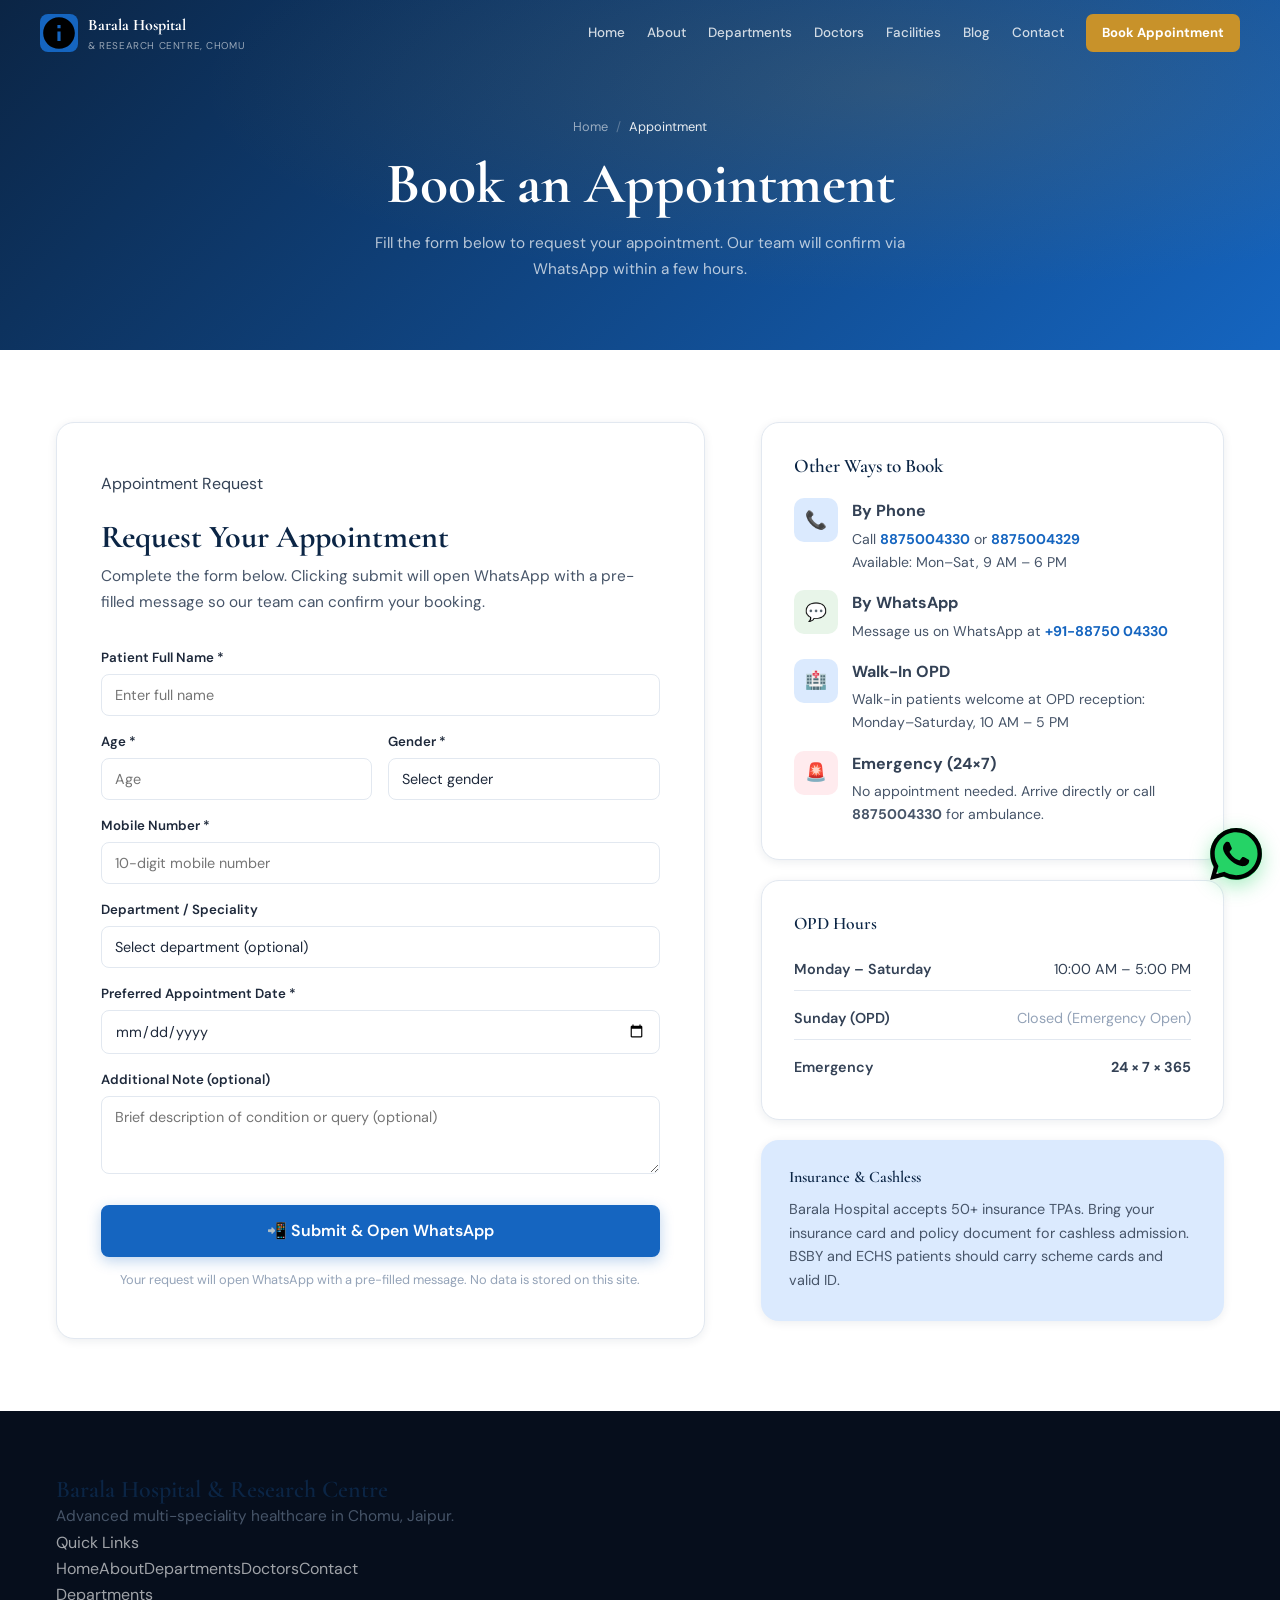
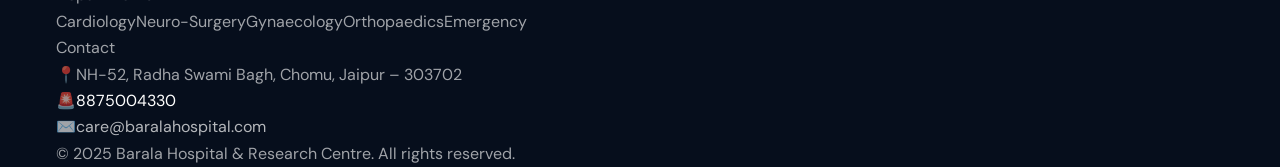
<file: appointment.html>
<!DOCTYPE html>
<html lang="en">
<head>
  <meta charset="UTF-8" />
  <meta name="viewport" content="width=device-width, initial-scale=1.0" />
  <title>Book Appointment — Barala Hospital & Research Centre</title>
  <meta name="description" content="Book an appointment at Barala Hospital Chomu — online, by phone, or walk-in. OPD available Monday to Saturday." />
  <link rel="preconnect" href="https://fonts.googleapis.com" />
  <link rel="preconnect" href="https://fonts.gstatic.com" crossorigin />
  <link href="https://fonts.googleapis.com/css2?family=Cormorant+Garamond:ital,wght@0,400;0,600;0,700;1,400;1,600&family=DM+Sans:wght@400;500;600;700&display=swap" rel="stylesheet" />
  <link rel="stylesheet" href="css/style.css" />
</head>
<body>

<div class="emergency-bar"><span>🚨 24×7 Emergency</span><a href="tel:8875004330">8875004330</a><span>|</span><a href="tel:8875004329">8875004329</a></div>

<nav id="navbar" class="scrolled">
  <div class="nav-inner">
    <a href="index.html" class="nav-logo">
      <div class="nav-logo-icon"><svg viewBox="0 0 24 24"><path d="M12 2C6.48 2 2 6.48 2 12s4.48 10 10 10 10-4.48 10-10S17.52 2 12 2zm1 15h-2v-6h2v6zm0-8h-2V7h2v2z"/></svg></div>
      <div class="nav-logo-text"><span class="nav-logo-name">Barala Hospital</span><span class="nav-logo-sub">& Research Centre, Chomu</span></div>
    </a>
    <div class="nav-links">
      <a href="index.html" class="nav-link">Home</a><a href="about.html" class="nav-link">About</a>
      <a href="departments.html" class="nav-link">Departments</a><a href="doctors.html" class="nav-link">Doctors</a>
      <a href="facilities.html" class="nav-link">Facilities</a><a href="blog.html" class="nav-link">Blog</a>
      <a href="contact.html" class="nav-link">Contact</a>
      <a href="appointment.html" class="nav-cta active">Book Appointment</a>
    </div>
    <button class="hamburger" id="hamburger"><span></span><span></span><span></span></button>
  </div>
  <div id="mobile-nav">
    <a href="index.html">Home</a><a href="about.html">About</a><a href="departments.html">Departments</a>
    <a href="doctors.html">Doctors</a><a href="facilities.html">Facilities</a><a href="blog.html">Blog</a>
    <a href="contact.html">Contact</a>
    <a href="appointment.html" class="mobile-cta">📅 Book Appointment</a>
  </div>
</nav>

<div class="page-hero">
  <div class="breadcrumb"><a href="index.html">Home</a><span>/</span><span style="color:rgba(255,255,255,.9)">Appointment</span></div>
  <h1>Book an Appointment</h1>
  <p>Fill the form below to request your appointment. Our team will confirm via WhatsApp within a few hours.</p>
</div>

<section class="section">
  <div class="container">
    <div style="display:grid;grid-template-columns:1.4fr 1fr;gap:56px;align-items:start;" class="reveal">

      <!-- Appointment Form -->
      <div class="card" style="padding:48px 44px;">
        <div class="section-tag" style="margin-bottom:20px;">Appointment Request</div>
        <h2 style="font-size:2rem;margin-bottom:8px;">Request Your Appointment</h2>
        <p style="margin-bottom:32px;">Complete the form below. Clicking submit will open WhatsApp with a pre-filled message so our team can confirm your booking.</p>

        <form id="appt-page-form" novalidate>
          <div class="form-group">
            <label class="form-label" for="p-name">Patient Full Name *</label>
            <input type="text" id="p-name" class="form-control" placeholder="Enter full name" required />
          </div>
          <div style="display:grid;grid-template-columns:1fr 1fr;gap:16px;">
            <div class="form-group">
              <label class="form-label" for="p-age">Age *</label>
              <input type="number" id="p-age" class="form-control" placeholder="Age" min="0" max="120" required />
            </div>
            <div class="form-group">
              <label class="form-label" for="p-gender">Gender *</label>
              <select id="p-gender" class="form-control" required>
                <option value="">Select gender</option>
                <option>Male</option><option>Female</option><option>Other</option>
              </select>
            </div>
          </div>
          <div class="form-group">
            <label class="form-label" for="p-phone">Mobile Number *</label>
            <input type="tel" id="p-phone" class="form-control" placeholder="10-digit mobile number" maxlength="10" required />
          </div>
          <div class="form-group">
            <label class="form-label" for="p-dept">Department / Speciality</label>
            <select id="p-dept" class="form-control">
              <option value="">Select department (optional)</option>
              <option>Cardiology</option>
              <option>Neuro-Surgery & Spine</option>
              <option>Obstetrics & Gynaecology</option>
              <option>Urology & Nephrology</option>
              <option>Orthopaedics & Trauma</option>
              <option>Paediatrics & Neonatology</option>
              <option>General Medicine</option>
              <option>General Surgery</option>
              <option>ENT</option>
              <option>Ophthalmology</option>
              <option>Oncology</option>
              <option>Gastroenterology</option>
              <option>Dialysis</option>
              <option>Emergency</option>
              <option>Other / Not Sure</option>
            </select>
          </div>
          <div class="form-group">
            <label class="form-label" for="p-date">Preferred Appointment Date *</label>
            <input type="date" id="p-date" class="form-control" required />
          </div>
          <div class="form-group">
            <label class="form-label" for="p-note">Additional Note (optional)</label>
            <textarea id="p-note" class="form-control" rows="3" placeholder="Brief description of condition or query (optional)" style="resize:vertical;"></textarea>
          </div>
          <button type="submit" class="btn btn-primary" style="width:100%;justify-content:center;padding:16px;font-size:1rem;margin-top:8px;">
            📲 Submit & Open WhatsApp
          </button>
          <p style="font-size:.8rem;color:var(--gray-400);text-align:center;margin-top:12px;">Your request will open WhatsApp with a pre-filled message. No data is stored on this site.</p>
        </form>
      </div>

      <!-- Info Panel -->
      <div>
        <div class="card" style="padding:32px;margin-bottom:20px;">
          <h4 style="margin-bottom:20px;font-size:1.2rem;">Other Ways to Book</h4>
          <div style="display:flex;flex-direction:column;gap:16px;">
            <div style="display:flex;gap:14px;align-items:flex-start;">
              <div style="width:44px;height:44px;background:var(--blue-light);border-radius:10px;display:flex;align-items:center;justify-content:center;flex-shrink:0;font-size:1.1rem;">📞</div>
              <div><strong style="display:block;margin-bottom:3px;">By Phone</strong><p style="font-size:.88rem;">Call <a href="tel:8875004330" style="color:var(--blue);font-weight:700;">8875004330</a> or <a href="tel:8875004329" style="color:var(--blue);font-weight:700;">8875004329</a><br>Available: Mon–Sat, 9 AM – 6 PM</p></div>
            </div>
            <div style="display:flex;gap:14px;align-items:flex-start;">
              <div style="width:44px;height:44px;background:#E8F5E9;border-radius:10px;display:flex;align-items:center;justify-content:center;flex-shrink:0;font-size:1.1rem;">💬</div>
              <div><strong style="display:block;margin-bottom:3px;">By WhatsApp</strong><p style="font-size:.88rem;">Message us on WhatsApp at <a href="https://wa.me/918875004330" target="_blank" style="color:var(--blue);font-weight:700;">+91-88750 04330</a></p></div>
            </div>
            <div style="display:flex;gap:14px;align-items:flex-start;">
              <div style="width:44px;height:44px;background:var(--blue-light);border-radius:10px;display:flex;align-items:center;justify-content:center;flex-shrink:0;font-size:1.1rem;">🏥</div>
              <div><strong style="display:block;margin-bottom:3px;">Walk-In OPD</strong><p style="font-size:.88rem;">Walk-in patients welcome at OPD reception: Monday–Saturday, 10 AM – 5 PM</p></div>
            </div>
            <div style="display:flex;gap:14px;align-items:flex-start;">
              <div style="width:44px;height:44px;background:#FFEBEE;border-radius:10px;display:flex;align-items:center;justify-content:center;flex-shrink:0;font-size:1.1rem;">🚨</div>
              <div><strong style="display:block;margin-bottom:3px;color:var(--red-emerg);">Emergency (24×7)</strong><p style="font-size:.88rem;">No appointment needed. Arrive directly or call <a href="tel:8875004330" style="color:var(--red-emerg);font-weight:700;">8875004330</a> for ambulance.</p></div>
            </div>
          </div>
        </div>

        <div class="card" style="padding:32px;">
          <h4 style="margin-bottom:16px;font-size:1.1rem;">OPD Hours</h4>
          <div style="display:flex;flex-direction:column;gap:8px;">
            <div style="display:flex;justify-content:space-between;padding:8px 0;border-bottom:1px solid var(--gray-200);font-size:.9rem;"><span style="font-weight:600;">Monday – Saturday</span><span>10:00 AM – 5:00 PM</span></div>
            <div style="display:flex;justify-content:space-between;padding:8px 0;border-bottom:1px solid var(--gray-200);font-size:.9rem;"><span style="font-weight:600;">Sunday (OPD)</span><span style="color:var(--gray-400);">Closed (Emergency Open)</span></div>
            <div style="display:flex;justify-content:space-between;padding:8px 0;font-size:.9rem;"><span style="font-weight:600;color:var(--red-emerg);">Emergency</span><span style="color:var(--red-emerg);font-weight:700;">24 × 7 × 365</span></div>
          </div>
        </div>

        <div class="card" style="padding:28px;margin-top:20px;background:var(--blue-light);border:1px solid var(--sky);">
          <h4 style="margin-bottom:10px;">Insurance & Cashless</h4>
          <p style="font-size:.9rem;">Barala Hospital accepts 50+ insurance TPAs. Bring your insurance card and policy document for cashless admission. BSBY and ECHS patients should carry scheme cards and valid ID.</p>
        </div>
      </div>
    </div>
  </div>
</section>

<footer>
  <div class="container">
    <div class="footer-grid">
      <div class="footer-brand"><h3>Barala Hospital & Research Centre</h3><p>Advanced multi-speciality healthcare in Chomu, Jaipur.</p></div>
      <div><div class="footer-heading">Quick Links</div><a href="index.html" class="footer-link">Home</a><a href="about.html" class="footer-link">About</a><a href="departments.html" class="footer-link">Departments</a><a href="doctors.html" class="footer-link">Doctors</a><a href="contact.html" class="footer-link">Contact</a></div>
      <div><div class="footer-heading">Departments</div><a href="departments.html" class="footer-link">Cardiology</a><a href="departments.html" class="footer-link">Neuro-Surgery</a><a href="departments.html" class="footer-link">Gynaecology</a><a href="departments.html" class="footer-link">Orthopaedics</a><a href="departments.html" class="footer-link">Emergency</a></div>
      <div><div class="footer-heading">Contact</div><div class="footer-contact-item"><span class="footer-contact-icon">📍</span><span>NH-52, Radha Swami Bagh, Chomu, Jaipur – 303702</span></div><div class="footer-contact-item"><span class="footer-contact-icon">🚨</span><span><a href="tel:8875004330" style="color:white;">8875004330</a></span></div><div class="footer-contact-item"><span class="footer-contact-icon">✉️</span><span><a href="mailto:care@baralahospital.com" style="color:rgba(255,255,255,.7);">care@baralahospital.com</a></span></div></div>
    </div>
  </div>
  <div class="footer-bottom"><div class="container">© 2025 Barala Hospital & Research Centre. All rights reserved.</div></div>
</footer>

<a href="https://wa.me/918875004330" class="wa-float" target="_blank" rel="noopener" aria-label="WhatsApp"><svg viewBox="0 0 24 24"><path d="M17.472 14.382c-.297-.149-1.758-.867-2.03-.967-.273-.099-.471-.148-.67.15-.197.297-.767.966-.94 1.164-.173.199-.347.223-.644.075-.297-.15-1.255-.463-2.39-1.475-.883-.788-1.48-1.761-1.653-2.059-.173-.297-.018-.458.13-.606.134-.133.298-.347.446-.52.149-.174.198-.298.298-.497.099-.198.05-.371-.025-.52-.075-.149-.669-1.612-.916-2.207-.242-.579-.487-.5-.669-.51-.173-.008-.371-.01-.57-.01-.198 0-.52.074-.792.372-.272.297-1.04 1.016-1.04 2.479 0 1.462 1.065 2.875 1.213 3.074.149.198 2.096 3.2 5.077 4.487.709.306 1.262.489 1.694.625.712.227 1.36.195 1.871.118.571-.085 1.758-.719 2.006-1.413.248-.694.248-1.289.173-1.413-.074-.124-.272-.198-.57-.347m-5.421 7.403h-.004a9.87 9.87 0 0 1-5.031-1.378l-.361-.214-3.741.982.998-3.648-.235-.374a9.86 9.86 0 0 1-1.51-5.26c.001-5.45 4.436-9.884 9.888-9.884 2.64 0 5.122 1.03 6.988 2.898a9.825 9.825 0 0 1 2.893 6.994c-.003 5.45-4.437 9.884-9.885 9.884m8.413-18.297A11.815 11.815 0 0 0 12.05 0C5.495 0 .16 5.335.157 11.892c0 2.096.547 4.142 1.588 5.945L.057 24l6.305-1.654a11.882 11.882 0 0 0 5.683 1.448h.005c6.554 0 11.89-5.335 11.893-11.893a11.821 11.821 0 0 0-3.48-8.413Z"/></svg></a>

<script src="js/script.js"></script>
</body>
</html>
</file>
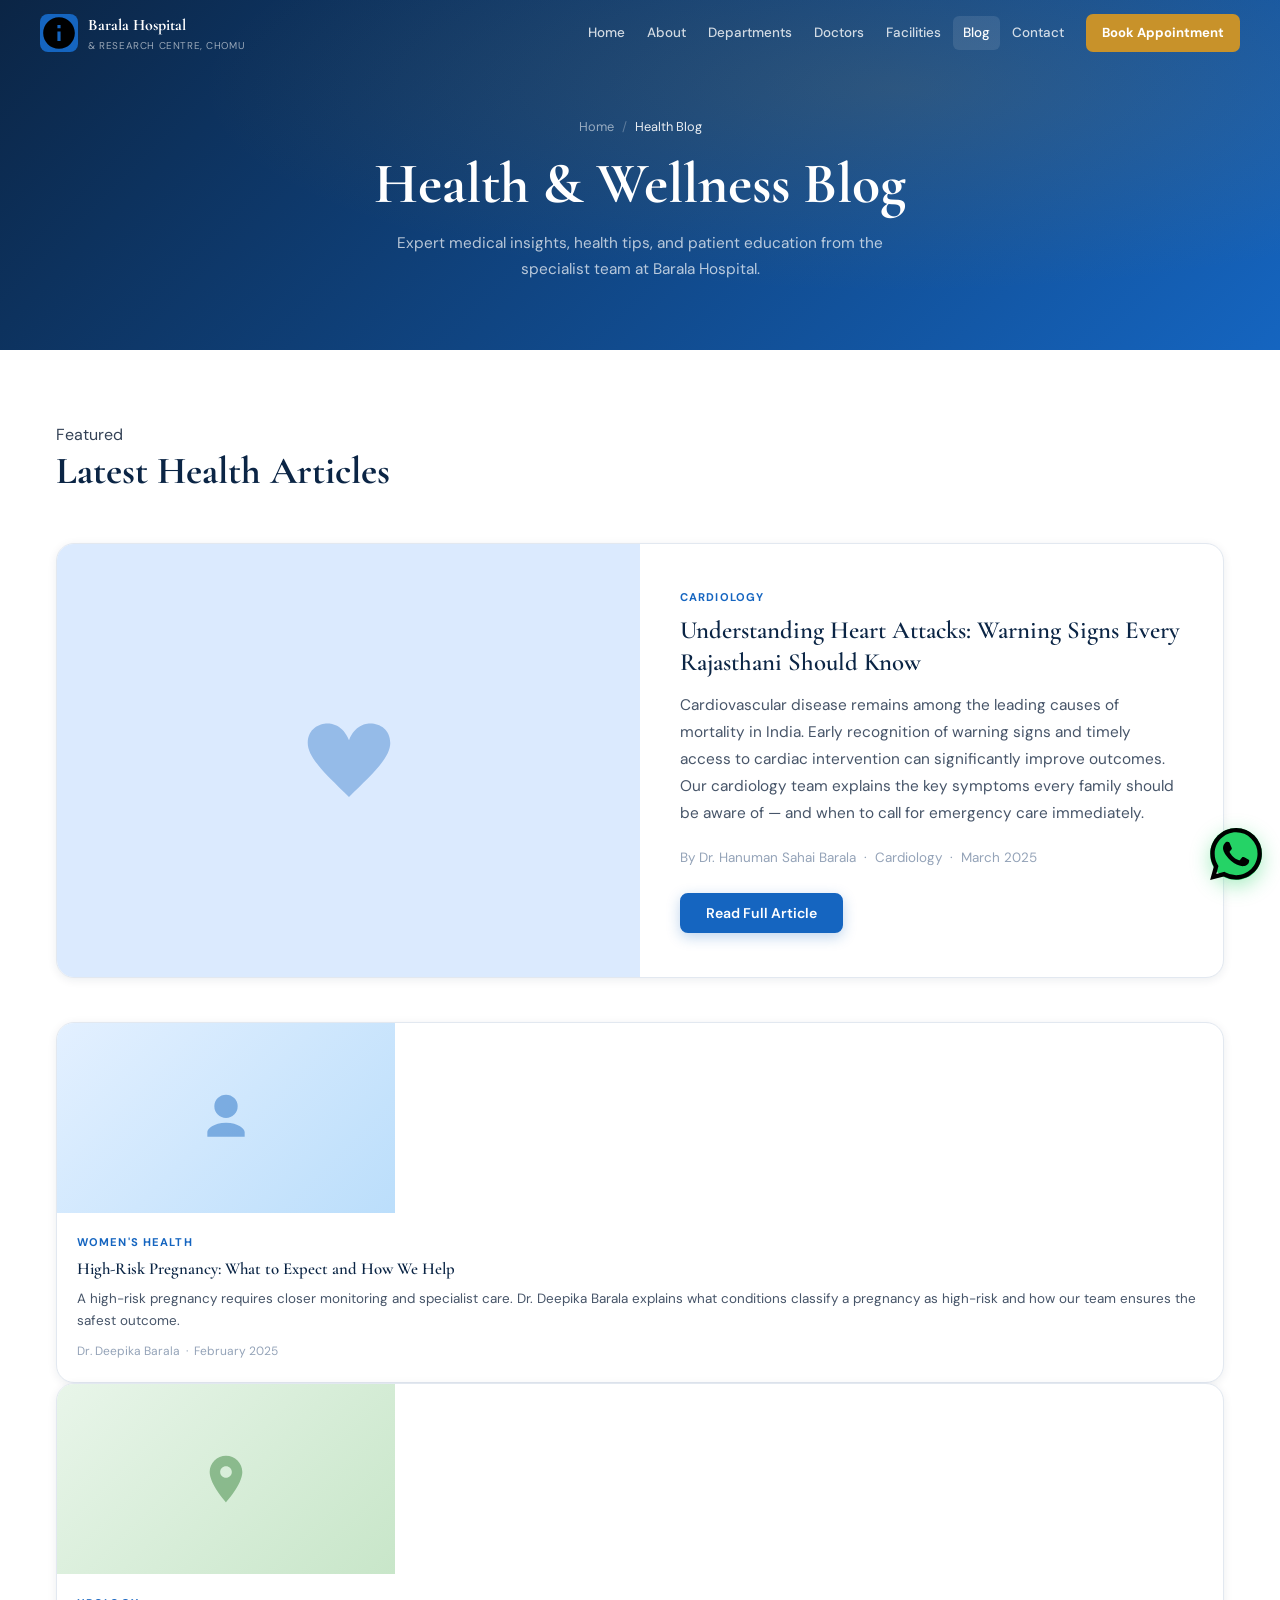
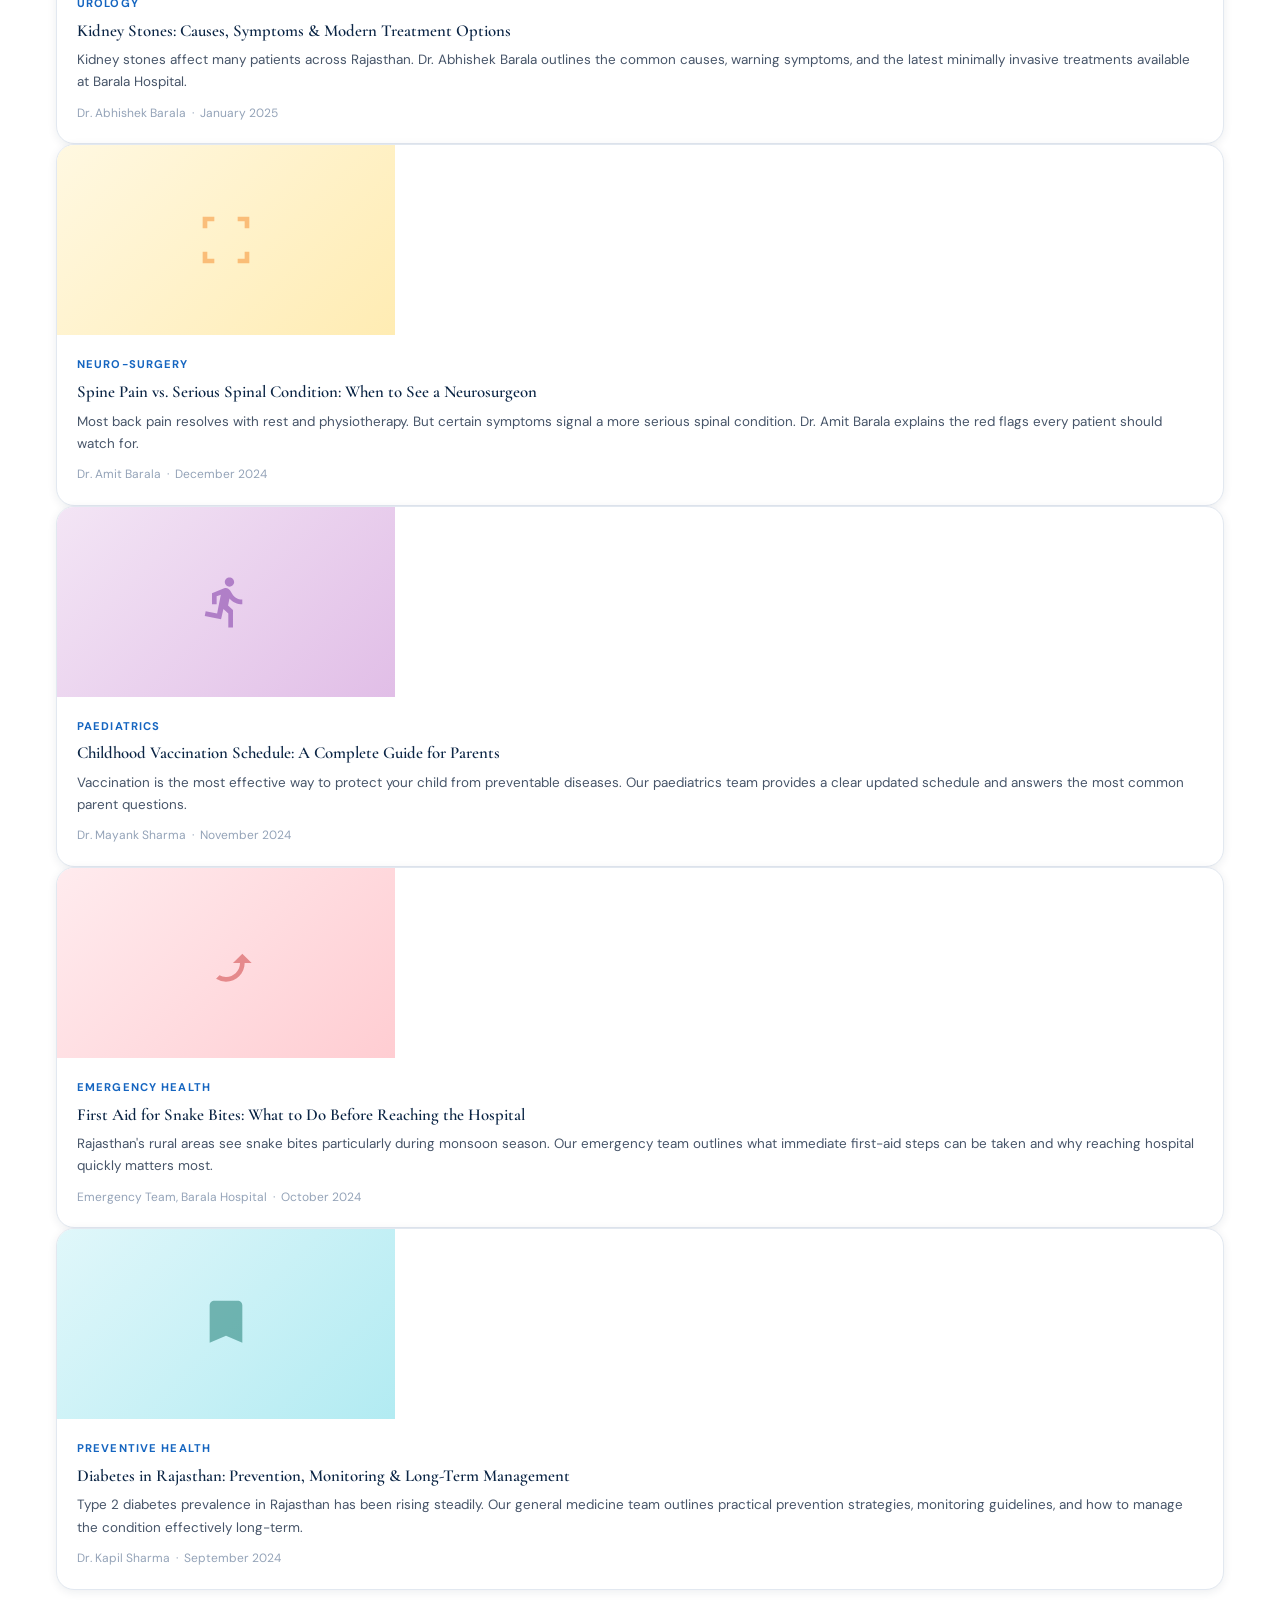
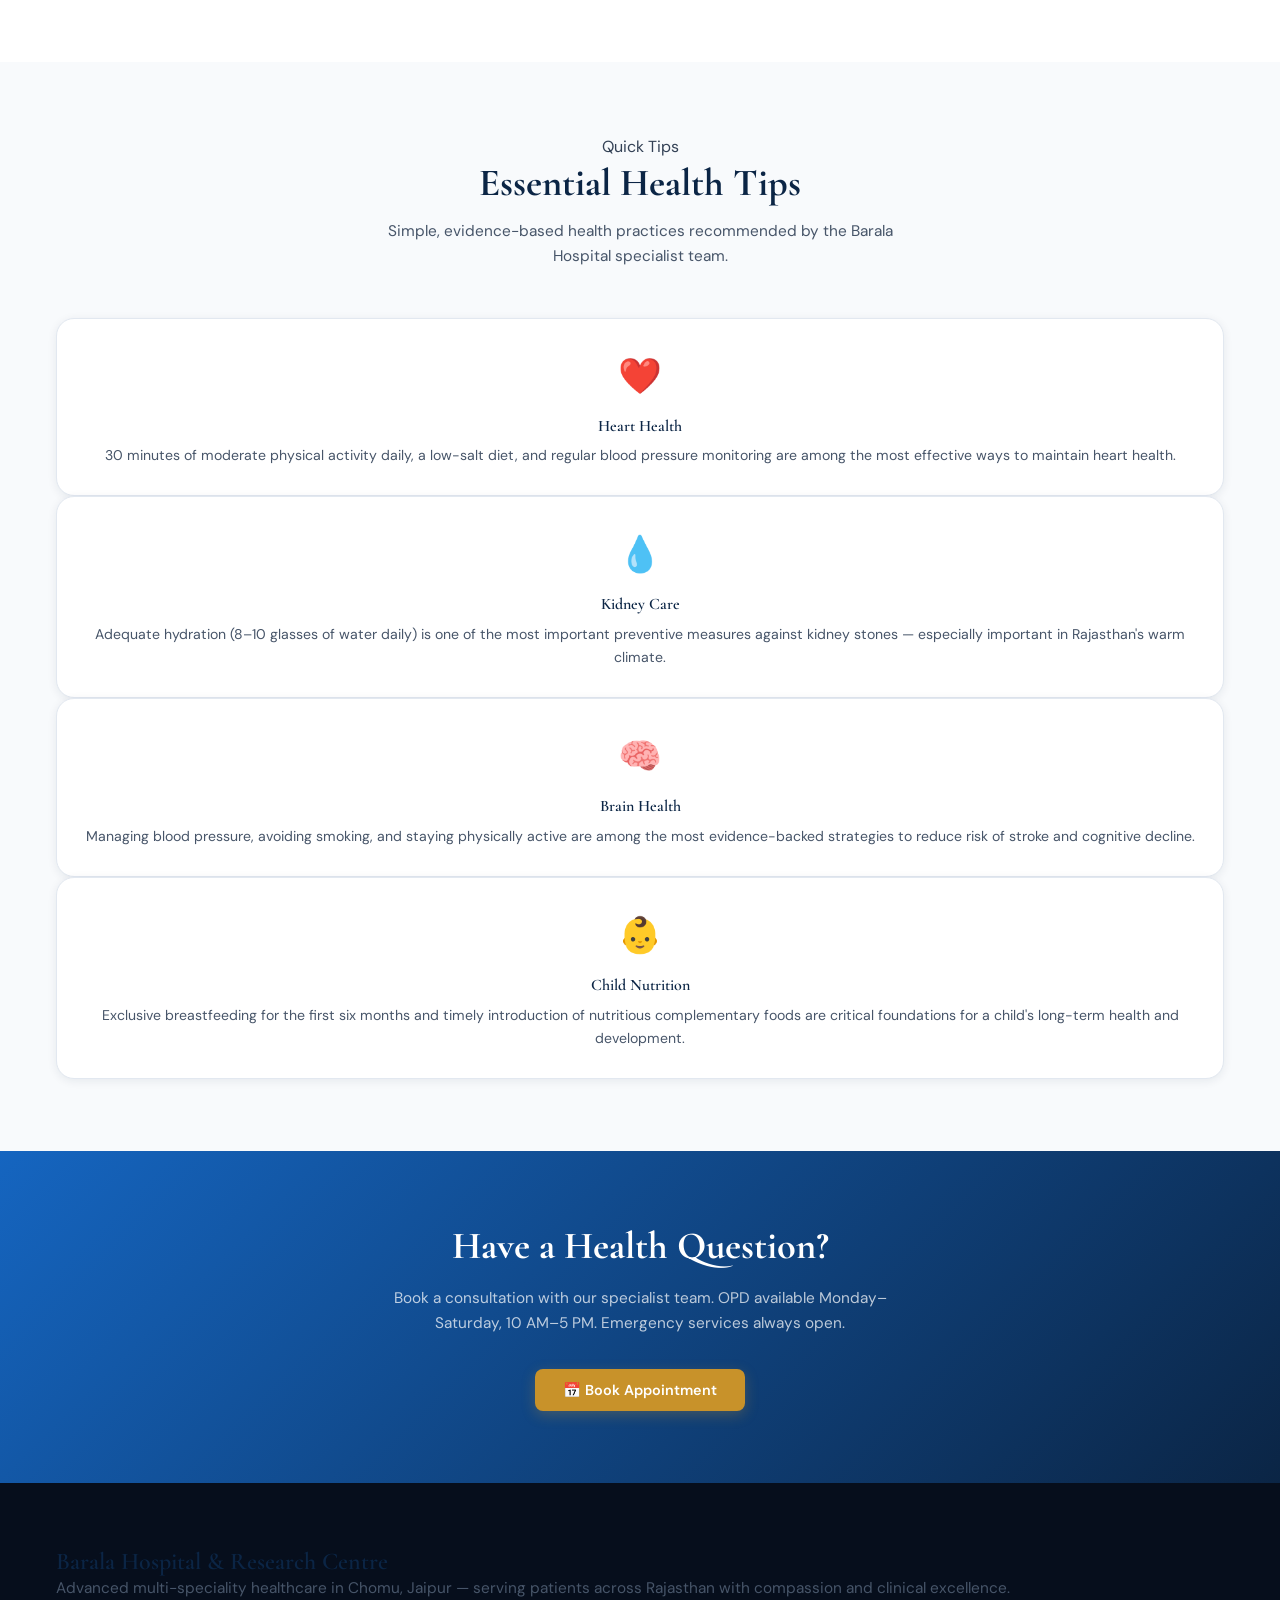
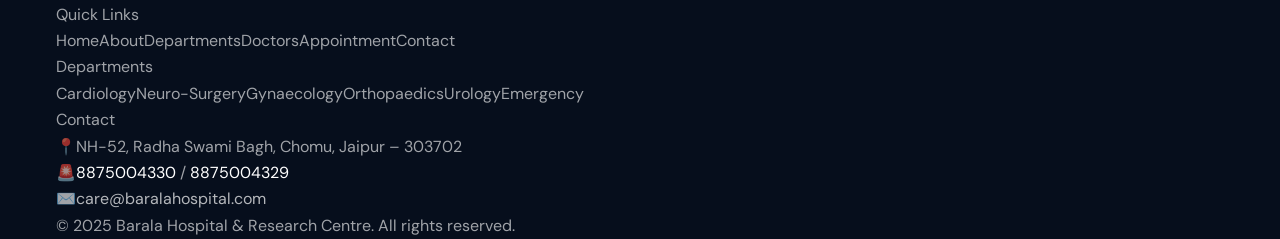
<file: blog.html>
<!DOCTYPE html>
<html lang="en">
<head>
  <meta charset="UTF-8" />
  <meta name="viewport" content="width=device-width, initial-scale=1.0" />
  <title>Health Blog — Barala Hospital & Research Centre</title>
  <meta name="description" content="Health tips, medical insights, and patient education articles from the specialist doctors at Barala Hospital, Chomu, Rajasthan." />
  <link rel="preconnect" href="https://fonts.googleapis.com" />
  <link rel="preconnect" href="https://fonts.gstatic.com" crossorigin />
  <link href="https://fonts.googleapis.com/css2?family=Cormorant+Garamond:ital,wght@0,400;0,600;0,700;1,400;1,600&family=DM+Sans:wght@400;500;600;700&display=swap" rel="stylesheet" />
  <link rel="stylesheet" href="css/style.css" />
</head>
<body>

<div class="emergency-bar"><span>🚨 24×7 Emergency</span><a href="tel:8875004330">8875004330</a><span>|</span><a href="tel:8875004329">8875004329</a></div>

<nav id="navbar" class="scrolled">
  <div class="nav-inner">
    <a href="index.html" class="nav-logo">
      <div class="nav-logo-icon"><svg viewBox="0 0 24 24"><path d="M12 2C6.48 2 2 6.48 2 12s4.48 10 10 10 10-4.48 10-10S17.52 2 12 2zm1 15h-2v-6h2v6zm0-8h-2V7h2v2z"/></svg></div>
      <div class="nav-logo-text"><span class="nav-logo-name">Barala Hospital</span><span class="nav-logo-sub">& Research Centre, Chomu</span></div>
    </a>
    <div class="nav-links">
      <a href="index.html" class="nav-link">Home</a><a href="about.html" class="nav-link">About</a>
      <a href="departments.html" class="nav-link">Departments</a><a href="doctors.html" class="nav-link">Doctors</a>
      <a href="facilities.html" class="nav-link">Facilities</a><a href="blog.html" class="nav-link active">Blog</a>
      <a href="contact.html" class="nav-link">Contact</a>
      <a href="#" class="nav-cta" data-modal="appointment">Book Appointment</a>
    </div>
    <button class="hamburger" id="hamburger"><span></span><span></span><span></span></button>
  </div>
  <div id="mobile-nav">
    <a href="index.html">Home</a><a href="about.html">About</a><a href="departments.html">Departments</a>
    <a href="doctors.html">Doctors</a><a href="facilities.html">Facilities</a><a href="blog.html">Blog</a>
    <a href="contact.html">Contact</a>
    <a href="#" class="mobile-cta" data-modal="appointment">📅 Book Appointment</a>
  </div>
</nav>

<div class="page-hero">
  <div class="breadcrumb"><a href="index.html">Home</a><span>/</span><span style="color:rgba(255,255,255,.9)">Health Blog</span></div>
  <h1>Health &amp; Wellness Blog</h1>
  <p>Expert medical insights, health tips, and patient education from the specialist team at Barala Hospital.</p>
</div>

<section class="section">
  <div class="container">
    <div class="reveal" style="margin-bottom:48px;">
      <div class="section-tag">Featured</div>
      <h2>Latest Health Articles</h2>
    </div>

    <!-- Featured Post -->
    <div class="card reveal" style="display:grid;grid-template-columns:1fr 1fr;gap:0;overflow:hidden;margin-bottom:44px;">
      <div style="background:var(--blue-light);min-height:300px;display:flex;align-items:center;justify-content:center;">
        <svg viewBox="0 0 24 24" style="width:90px;height:90px;fill:var(--blue);opacity:.35"><path d="M12 21.593c-5.63-5.539-11-10.297-11-14.402 0-3.791 3.068-5.191 5.281-5.191 1.312 0 4.151.501 5.719 4.457 1.59-3.968 4.464-4.447 5.726-4.447 2.54 0 5.274 1.621 5.274 5.181 0 4.069-5.136 8.625-11 14.402z"/></svg>
      </div>
      <div style="padding:44px 40px;">
        <div class="blog-cat">Cardiology</div>
        <h3 style="font-size:1.55rem;margin-bottom:14px;line-height:1.3;">Understanding Heart Attacks: Warning Signs Every Rajasthani Should Know</h3>
        <p style="margin-bottom:20px;line-height:1.75;">Cardiovascular disease remains among the leading causes of mortality in India. Early recognition of warning signs and timely access to cardiac intervention can significantly improve outcomes. Our cardiology team explains the key symptoms every family should be aware of — and when to call for emergency care immediately.</p>
        <p style="font-size:.84rem;color:var(--gray-400);margin-bottom:24px;">By Dr. Hanuman Sahai Barala &nbsp;·&nbsp; Cardiology &nbsp;·&nbsp; March 2025</p>
        <a href="#" class="btn btn-primary" style="font-size:.88rem;padding:11px 24px;">Read Full Article</a>
      </div>
    </div>

    <!-- Blog Grid -->
    <div class="grid-3 reveal">

      <div class="card blog-card">
        <div class="blog-img" style="background:linear-gradient(135deg,#E3F0FF,#BBDEFB);height:190px;display:flex;align-items:center;justify-content:center;">
          <svg viewBox="0 0 24 24" style="width:56px;height:56px;fill:var(--blue);opacity:.45"><path d="M12 2a5 5 0 1 0 0 10A5 5 0 0 0 12 2zm0 12c-5.33 0-8 2.67-8 4v2h16v-2c0-1.33-2.67-4-8-4z"/></svg>
        </div>
        <div class="blog-body">
          <div class="blog-cat">Women's Health</div>
          <div class="blog-title">High-Risk Pregnancy: What to Expect and How We Help</div>
          <p class="blog-excerpt">A high-risk pregnancy requires closer monitoring and specialist care. Dr. Deepika Barala explains what conditions classify a pregnancy as high-risk and how our team ensures the safest outcome.</p>
          <div class="blog-meta">Dr. Deepika Barala &nbsp;·&nbsp; February 2025</div>
        </div>
      </div>

      <div class="card blog-card">
        <div class="blog-img" style="background:linear-gradient(135deg,#E8F5E9,#C8E6C9);height:190px;display:flex;align-items:center;justify-content:center;">
          <svg viewBox="0 0 24 24" style="width:56px;height:56px;fill:#2E7D32;opacity:.45"><path d="M12 2C8.13 2 5 5.13 5 9c0 5.25 7 13 7 13s7-7.75 7-13c0-3.87-3.13-7-7-7zm0 9.5c-1.38 0-2.5-1.12-2.5-2.5s1.12-2.5 2.5-2.5 2.5 1.12 2.5 2.5-1.12 2.5-2.5 2.5z"/></svg>
        </div>
        <div class="blog-body">
          <div class="blog-cat">Urology</div>
          <div class="blog-title">Kidney Stones: Causes, Symptoms & Modern Treatment Options</div>
          <p class="blog-excerpt">Kidney stones affect many patients across Rajasthan. Dr. Abhishek Barala outlines the common causes, warning symptoms, and the latest minimally invasive treatments available at Barala Hospital.</p>
          <div class="blog-meta">Dr. Abhishek Barala &nbsp;·&nbsp; January 2025</div>
        </div>
      </div>

      <div class="card blog-card">
        <div class="blog-img" style="background:linear-gradient(135deg,#FFF8E1,#FFECB3);height:190px;display:flex;align-items:center;justify-content:center;">
          <svg viewBox="0 0 24 24" style="width:56px;height:56px;fill:#F57F17;opacity:.45"><path d="M22 7h-2V4h-3V2h5v5zm0 15v-5h-2v3h-3v2h5zM2 22h5v-2H4v-3H2v5zM2 2v5h2V4h3V2H2z"/></svg>
        </div>
        <div class="blog-body">
          <div class="blog-cat">Neuro-Surgery</div>
          <div class="blog-title">Spine Pain vs. Serious Spinal Condition: When to See a Neurosurgeon</div>
          <p class="blog-excerpt">Most back pain resolves with rest and physiotherapy. But certain symptoms signal a more serious spinal condition. Dr. Amit Barala explains the red flags every patient should watch for.</p>
          <div class="blog-meta">Dr. Amit Barala &nbsp;·&nbsp; December 2024</div>
        </div>
      </div>

      <div class="card blog-card">
        <div class="blog-img" style="background:linear-gradient(135deg,#F3E5F5,#E1BEE7);height:190px;display:flex;align-items:center;justify-content:center;">
          <svg viewBox="0 0 24 24" style="width:56px;height:56px;fill:#6A1B9A;opacity:.45"><path d="M13.49 5.48c1.1 0 2-.9 2-2s-.9-2-2-2-2 .9-2 2 .9 2 2 2zm-3.6 13.9l1-4.4 2.1 2v6h2v-7.5l-2.1-2 .6-3c1.3 1.5 3.3 2.5 5.5 2.5v-2c-1.9 0-3.5-1-4.3-2.4l-1-1.6c-.4-.6-1-1-1.7-1-.3 0-.5.1-.8.1l-5.2 2.2v4.7h2v-3.4l1.8-.7-1.6 8.1-4.9-1-.4 2 7 1.4z"/></svg>
        </div>
        <div class="blog-body">
          <div class="blog-cat">Paediatrics</div>
          <div class="blog-title">Childhood Vaccination Schedule: A Complete Guide for Parents</div>
          <p class="blog-excerpt">Vaccination is the most effective way to protect your child from preventable diseases. Our paediatrics team provides a clear updated schedule and answers the most common parent questions.</p>
          <div class="blog-meta">Dr. Mayank Sharma &nbsp;·&nbsp; November 2024</div>
        </div>
      </div>

      <div class="card blog-card">
        <div class="blog-img" style="background:linear-gradient(135deg,#FFEBEE,#FFCDD2);height:190px;display:flex;align-items:center;justify-content:center;">
          <svg viewBox="0 0 24 24" style="width:56px;height:56px;fill:#C62828;opacity:.45"><path d="M19 8l-4 4h3c0 3.31-2.69 6-6 6a5.87 5.87 0 0 1-2.8-.7l-1.46 1.46A7.93 7.93 0 0 0 12 20c4.42 0 8-3.58 8-8h3l-4-4z"/></svg>
        </div>
        <div class="blog-body">
          <div class="blog-cat">Emergency Health</div>
          <div class="blog-title">First Aid for Snake Bites: What to Do Before Reaching the Hospital</div>
          <p class="blog-excerpt">Rajasthan's rural areas see snake bites particularly during monsoon season. Our emergency team outlines what immediate first-aid steps can be taken and why reaching hospital quickly matters most.</p>
          <div class="blog-meta">Emergency Team, Barala Hospital &nbsp;·&nbsp; October 2024</div>
        </div>
      </div>

      <div class="card blog-card">
        <div class="blog-img" style="background:linear-gradient(135deg,#E0F7FA,#B2EBF2);height:190px;display:flex;align-items:center;justify-content:center;">
          <svg viewBox="0 0 24 24" style="width:56px;height:56px;fill:#00695C;opacity:.45"><path d="M17 2H7c-1.1 0-2 .9-2 2v16l7-3 7 3V4c0-1.1-.9-2-2-2z"/></svg>
        </div>
        <div class="blog-body">
          <div class="blog-cat">Preventive Health</div>
          <div class="blog-title">Diabetes in Rajasthan: Prevention, Monitoring & Long-Term Management</div>
          <p class="blog-excerpt">Type 2 diabetes prevalence in Rajasthan has been rising steadily. Our general medicine team outlines practical prevention strategies, monitoring guidelines, and how to manage the condition effectively long-term.</p>
          <div class="blog-meta">Dr. Kapil Sharma &nbsp;·&nbsp; September 2024</div>
        </div>
      </div>

    </div>
  </div>
</section>

<!-- Health Tips Section -->
<section class="section bg-off">
  <div class="container">
    <div class="reveal" style="text-align:center;margin-bottom:48px;">
      <div class="section-tag">Quick Tips</div>
      <h2>Essential Health Tips</h2>
      <p style="max-width:540px;margin:12px auto 0;">Simple, evidence-based health practices recommended by the Barala Hospital specialist team.</p>
    </div>
    <div class="grid-4 reveal">
      <div class="card" style="padding:28px 24px;text-align:center;">
        <div style="font-size:2.2rem;margin-bottom:12px;">❤️</div>
        <h4 style="margin-bottom:8px;font-size:1rem;">Heart Health</h4>
        <p style="font-size:.88rem;">30 minutes of moderate physical activity daily, a low-salt diet, and regular blood pressure monitoring are among the most effective ways to maintain heart health.</p>
      </div>
      <div class="card" style="padding:28px 24px;text-align:center;">
        <div style="font-size:2.2rem;margin-bottom:12px;">💧</div>
        <h4 style="margin-bottom:8px;font-size:1rem;">Kidney Care</h4>
        <p style="font-size:.88rem;">Adequate hydration (8–10 glasses of water daily) is one of the most important preventive measures against kidney stones — especially important in Rajasthan's warm climate.</p>
      </div>
      <div class="card" style="padding:28px 24px;text-align:center;">
        <div style="font-size:2.2rem;margin-bottom:12px;">🧠</div>
        <h4 style="margin-bottom:8px;font-size:1rem;">Brain Health</h4>
        <p style="font-size:.88rem;">Managing blood pressure, avoiding smoking, and staying physically active are among the most evidence-backed strategies to reduce risk of stroke and cognitive decline.</p>
      </div>
      <div class="card" style="padding:28px 24px;text-align:center;">
        <div style="font-size:2.2rem;margin-bottom:12px;">👶</div>
        <h4 style="margin-bottom:8px;font-size:1rem;">Child Nutrition</h4>
        <p style="font-size:.88rem;">Exclusive breastfeeding for the first six months and timely introduction of nutritious complementary foods are critical foundations for a child's long-term health and development.</p>
      </div>
    </div>
  </div>
</section>

<!-- Newsletter CTA -->
<section style="background:linear-gradient(135deg,var(--blue) 0%,var(--navy) 100%);padding:72px 0;">
  <div class="container reveal" style="text-align:center;">
    <h2 style="color:white;margin-bottom:16px;">Have a Health Question?</h2>
    <p style="color:rgba(255,255,255,.72);max-width:500px;margin:0 auto 32px;">Book a consultation with our specialist team. OPD available Monday–Saturday, 10 AM–5 PM. Emergency services always open.</p>
    <a href="#" class="btn btn-gold" data-modal="appointment">📅 Book Appointment</a>
  </div>
</section>

<footer>
  <div class="container">
    <div class="footer-grid">
      <div class="footer-brand"><h3>Barala Hospital & Research Centre</h3><p>Advanced multi-speciality healthcare in Chomu, Jaipur — serving patients across Rajasthan with compassion and clinical excellence.</p></div>
      <div><div class="footer-heading">Quick Links</div><a href="index.html" class="footer-link">Home</a><a href="about.html" class="footer-link">About</a><a href="departments.html" class="footer-link">Departments</a><a href="doctors.html" class="footer-link">Doctors</a><a href="appointment.html" class="footer-link">Appointment</a><a href="contact.html" class="footer-link">Contact</a></div>
      <div><div class="footer-heading">Departments</div><a href="departments.html" class="footer-link">Cardiology</a><a href="departments.html" class="footer-link">Neuro-Surgery</a><a href="departments.html" class="footer-link">Gynaecology</a><a href="departments.html" class="footer-link">Orthopaedics</a><a href="departments.html" class="footer-link">Urology</a><a href="departments.html" class="footer-link">Emergency</a></div>
      <div><div class="footer-heading">Contact</div><div class="footer-contact-item"><span class="footer-contact-icon">📍</span><span>NH-52, Radha Swami Bagh, Chomu, Jaipur – 303702</span></div><div class="footer-contact-item"><span class="footer-contact-icon">🚨</span><span><a href="tel:8875004330" style="color:white;">8875004330</a> / <a href="tel:8875004329" style="color:white;">8875004329</a></span></div><div class="footer-contact-item"><span class="footer-contact-icon">✉️</span><span><a href="mailto:care@baralahospital.com" style="color:rgba(255,255,255,.7);">care@baralahospital.com</a></span></div></div>
    </div>
  </div>
  <div class="footer-bottom"><div class="container">© 2025 Barala Hospital & Research Centre. All rights reserved.</div></div>
</footer>

<a href="https://wa.me/918875004330" class="wa-float" target="_blank" rel="noopener" aria-label="WhatsApp">
  <svg viewBox="0 0 24 24"><path d="M17.472 14.382c-.297-.149-1.758-.867-2.03-.967-.273-.099-.471-.148-.67.15-.197.297-.767.966-.94 1.164-.173.199-.347.223-.644.075-.297-.15-1.255-.463-2.39-1.475-.883-.788-1.48-1.761-1.653-2.059-.173-.297-.018-.458.13-.606.134-.133.298-.347.446-.52.149-.174.198-.298.298-.497.099-.198.05-.371-.025-.52-.075-.149-.669-1.612-.916-2.207-.242-.579-.487-.5-.669-.51-.173-.008-.371-.01-.57-.01-.198 0-.52.074-.792.372-.272.297-1.04 1.016-1.04 2.479 0 1.462 1.065 2.875 1.213 3.074.149.198 2.096 3.2 5.077 4.487.709.306 1.262.489 1.694.625.712.227 1.36.195 1.871.118.571-.085 1.758-.719 2.006-1.413.248-.694.248-1.289.173-1.413-.074-.124-.272-.198-.57-.347m-5.421 7.403h-.004a9.87 9.87 0 0 1-5.031-1.378l-.361-.214-3.741.982.998-3.648-.235-.374a9.86 9.86 0 0 1-1.51-5.26c.001-5.45 4.436-9.884 9.888-9.884 2.64 0 5.122 1.03 6.988 2.898a9.825 9.825 0 0 1 2.893 6.994c-.003 5.45-4.437 9.884-9.885 9.884m8.413-18.297A11.815 11.815 0 0 0 12.05 0C5.495 0 .16 5.335.157 11.892c0 2.096.547 4.142 1.588 5.945L.057 24l6.305-1.654a11.882 11.882 0 0 0 5.683 1.448h.005c6.554 0 11.89-5.335 11.893-11.893a11.821 11.821 0 0 0-3.48-8.413Z"/></svg>
</a>

<div class="modal-overlay" id="appt-modal" role="dialog" aria-modal="true">
  <div class="modal-box">
    <button class="modal-close" onclick="closeModal()">✕</button>
    <div class="modal-icon"><svg viewBox="0 0 24 24"><path d="M17 12h-5v5h5v-5zM16 1v2H8V1H6v2H5c-1.11 0-1.99.9-1.99 2L3 19c0 1.1.89 2 2 2h14c1.1 0 2-.9 2-2V5c0-1.1-.9-2-2-2h-1V1h-2zm3 18H5V8h14v11z"/></svg></div>
    <div class="modal-title">Book Appointment</div>
    <p class="modal-sub">Fill the form to confirm via WhatsApp.</p>
    <form id="appt-form" novalidate>
      <div class="form-group"><label class="form-label" for="f-name">Patient Name *</label><input type="text" id="f-name" class="form-control" placeholder="Full name" required /></div>
      <div style="display:grid;grid-template-columns:1fr 1fr;gap:14px;"><div class="form-group"><label class="form-label" for="f-age">Age *</label><input type="number" id="f-age" class="form-control" placeholder="Age" required /></div><div class="form-group"><label class="form-label" for="f-gender">Gender *</label><select id="f-gender" class="form-control" required><option value="">Select</option><option>Male</option><option>Female</option><option>Other</option></select></div></div>
      <div class="form-group"><label class="form-label" for="f-phone">Mobile Number *</label><input type="tel" id="f-phone" class="form-control" placeholder="10-digit number" maxlength="10" required /></div>
      <div class="form-group"><label class="form-label" for="f-dept">Department</label><select id="f-dept" class="form-control"><option value="">Select</option><option>Cardiology</option><option>Neuro-Surgery</option><option>Gynaecology</option><option>Orthopaedics</option><option>Paediatrics</option><option>Urology</option><option>Other</option></select></div>
      <div class="form-group"><label class="form-label" for="f-date">Preferred Date *</label><input type="date" id="f-date" class="form-control" required /></div>
      <button type="submit" class="btn btn-primary" style="width:100%;justify-content:center;padding:15px;">📲 Confirm via WhatsApp</button>
    </form>
  </div>
</div>

<script src="js/script.js"></script>
</body>
</html>
</file>
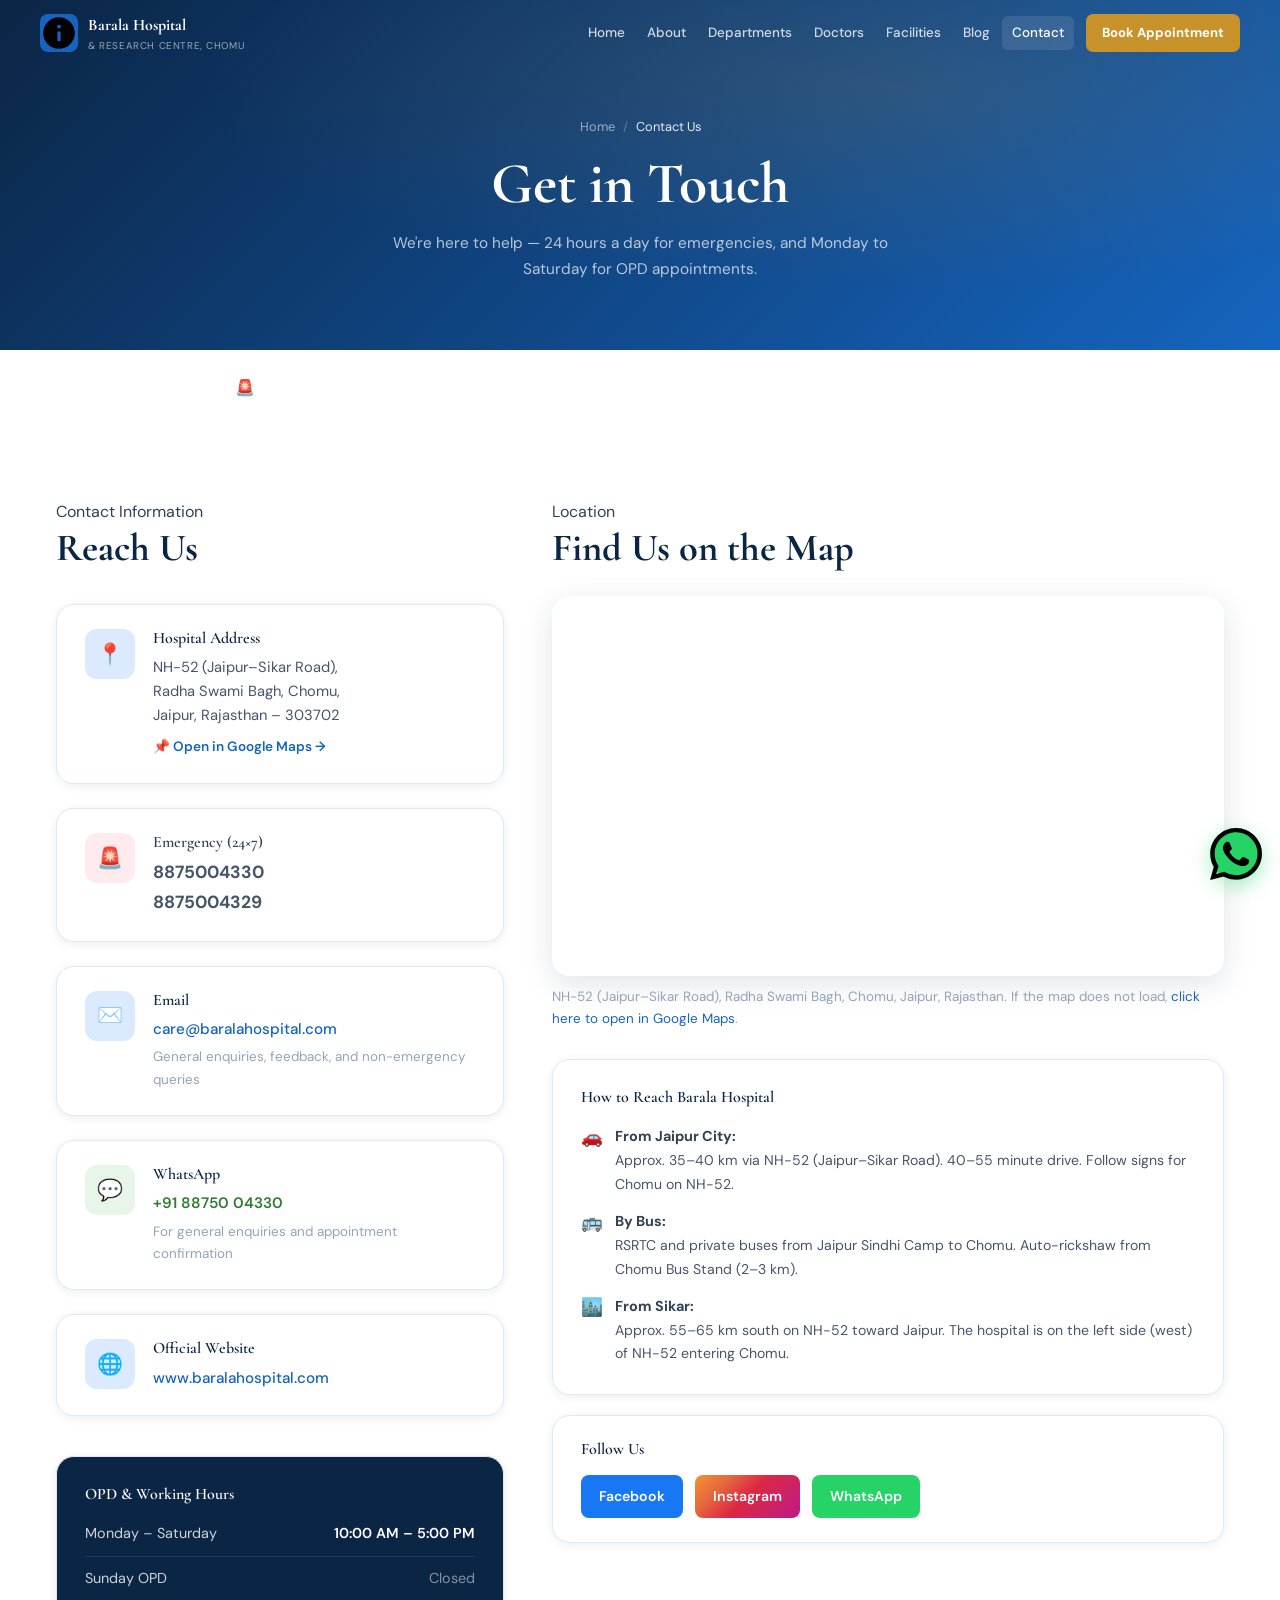
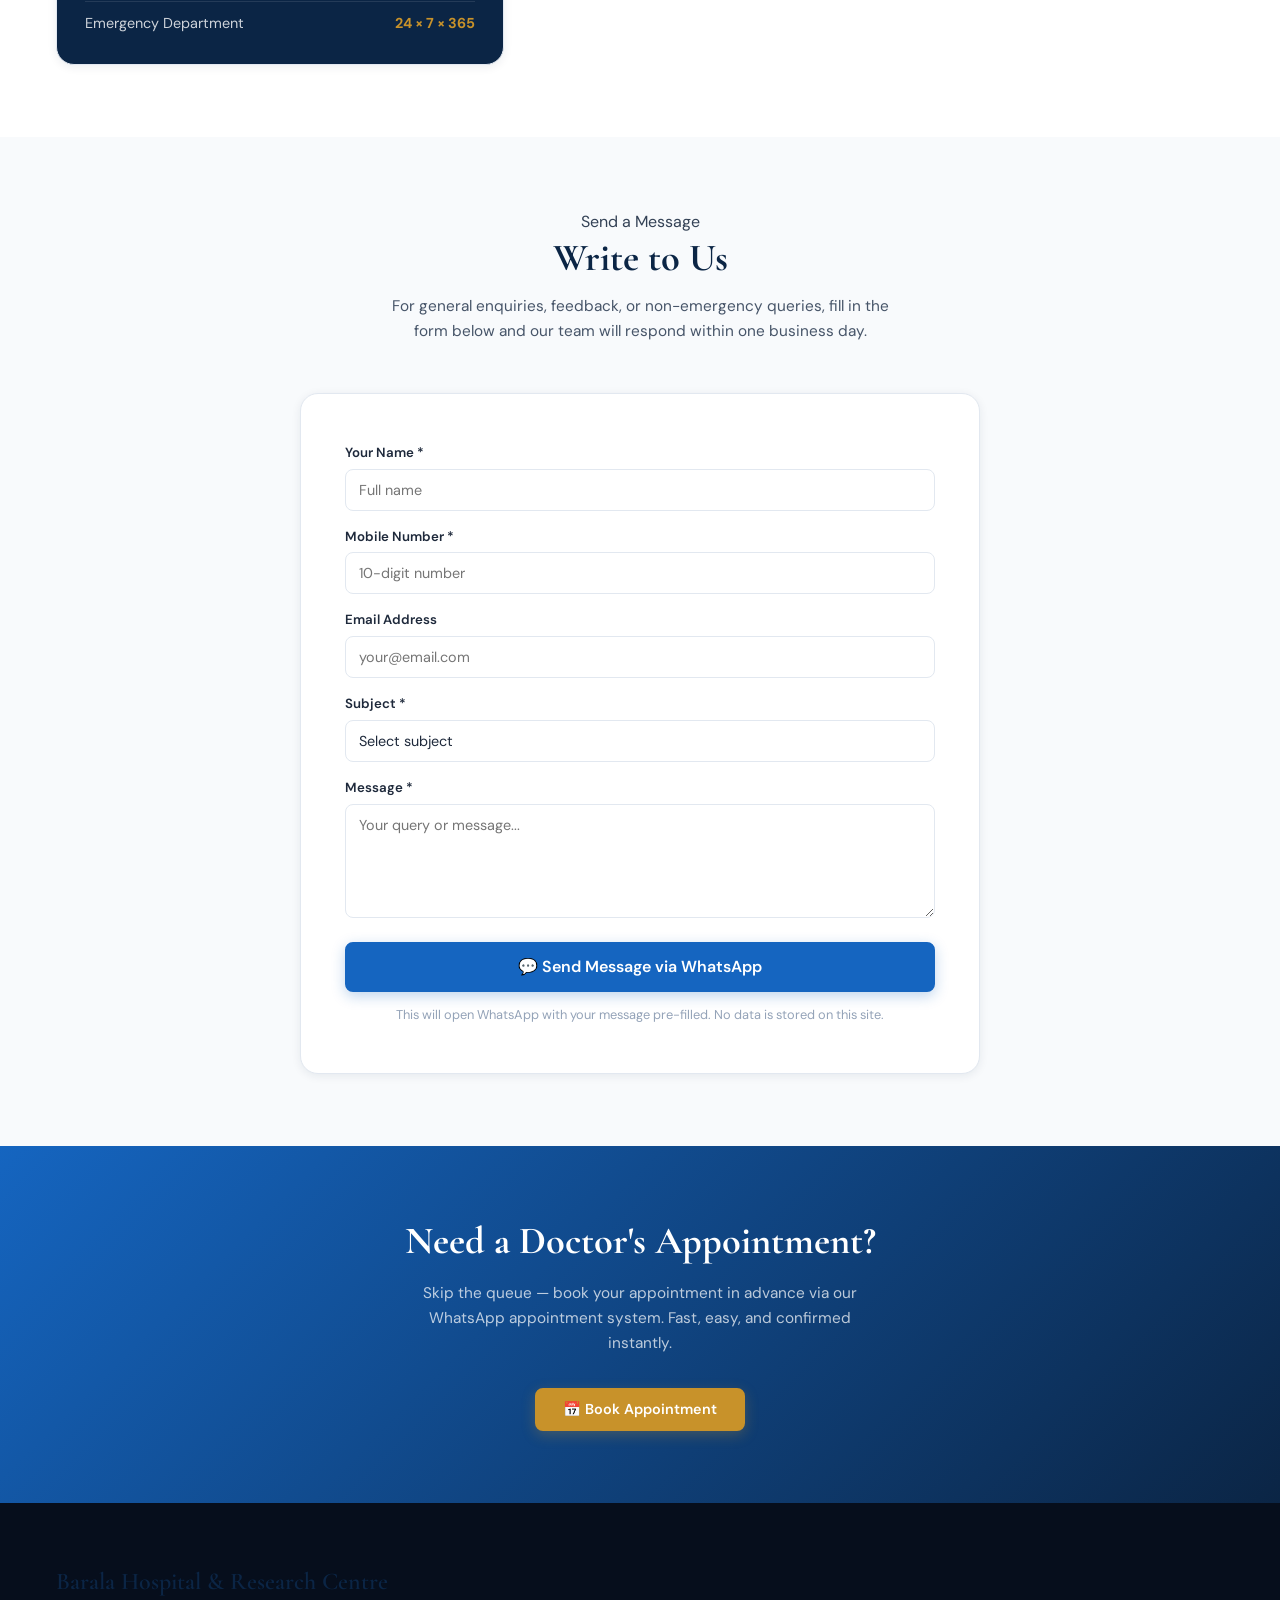
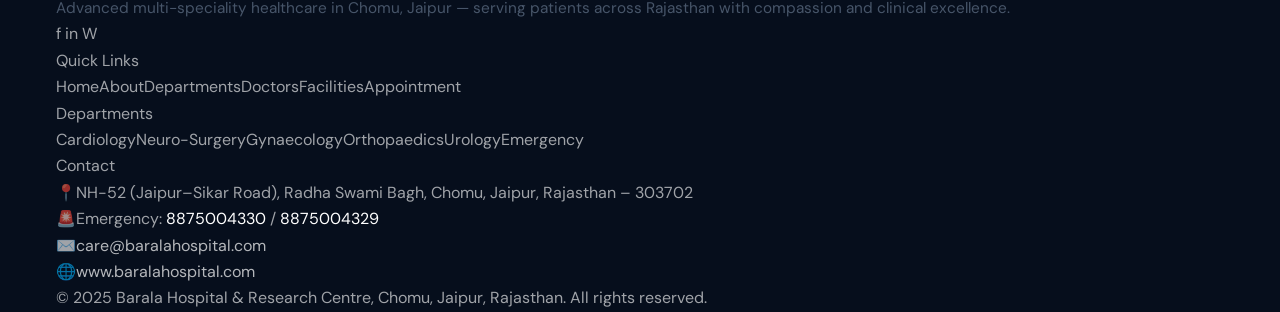
<file: contact.html>
<!DOCTYPE html>
<html lang="en">
<head>
  <meta charset="UTF-8" />
  <meta name="viewport" content="width=device-width, initial-scale=1.0" />
  <title>Contact Us — Barala Hospital & Research Centre</title>
  <meta name="description" content="Contact Barala Hospital Chomu — address, phone, email, Google Maps. Emergency: 8875004330. OPD: Mon–Sat 10AM–5PM." />
  <link rel="preconnect" href="https://fonts.googleapis.com" />
  <link rel="preconnect" href="https://fonts.gstatic.com" crossorigin />
  <link href="https://fonts.googleapis.com/css2?family=Cormorant+Garamond:ital,wght@0,400;0,600;0,700;1,400;1,600&family=DM+Sans:wght@400;500;600;700&display=swap" rel="stylesheet" />
  <link rel="stylesheet" href="css/style.css" />
</head>
<body>

<div class="emergency-bar"><span>🚨 24×7 Emergency</span><a href="tel:8875004330">8875004330</a><span>|</span><a href="tel:8875004329">8875004329</a></div>

<nav id="navbar" class="scrolled">
  <div class="nav-inner">
    <a href="index.html" class="nav-logo">
      <div class="nav-logo-icon"><svg viewBox="0 0 24 24"><path d="M12 2C6.48 2 2 6.48 2 12s4.48 10 10 10 10-4.48 10-10S17.52 2 12 2zm1 15h-2v-6h2v6zm0-8h-2V7h2v2z"/></svg></div>
      <div class="nav-logo-text"><span class="nav-logo-name">Barala Hospital</span><span class="nav-logo-sub">& Research Centre, Chomu</span></div>
    </a>
    <div class="nav-links">
      <a href="index.html" class="nav-link">Home</a><a href="about.html" class="nav-link">About</a>
      <a href="departments.html" class="nav-link">Departments</a><a href="doctors.html" class="nav-link">Doctors</a>
      <a href="facilities.html" class="nav-link">Facilities</a><a href="blog.html" class="nav-link">Blog</a>
      <a href="contact.html" class="nav-link active">Contact</a>
      <a href="#" class="nav-cta" data-modal="appointment">Book Appointment</a>
    </div>
    <button class="hamburger" id="hamburger"><span></span><span></span><span></span></button>
  </div>
  <div id="mobile-nav">
    <a href="index.html">Home</a><a href="about.html">About</a><a href="departments.html">Departments</a>
    <a href="doctors.html">Doctors</a><a href="facilities.html">Facilities</a><a href="blog.html">Blog</a>
    <a href="contact.html">Contact</a>
    <a href="#" class="mobile-cta" data-modal="appointment">📅 Book Appointment</a>
  </div>
</nav>

<div class="page-hero">
  <div class="breadcrumb"><a href="index.html">Home</a><span>/</span><span style="color:rgba(255,255,255,.9)">Contact Us</span></div>
  <h1>Get in Touch</h1>
  <p>We're here to help — 24 hours a day for emergencies, and Monday to Saturday for OPD appointments.</p>
</div>

<!-- Emergency Banner -->
<div style="background:var(--red-emerg);padding:20px 32px;">
  <div class="container" style="display:flex;align-items:center;justify-content:center;gap:28px;flex-wrap:wrap;">
    <span style="color:white;font-weight:700;font-size:1rem;">🚨 Medical Emergency?</span>
    <a href="tel:8875004330" style="color:white;font-size:1.4rem;font-weight:800;text-decoration:underline;">8875004330</a>
    <span style="color:rgba(255,255,255,.5);">|</span>
    <a href="tel:8875004329" style="color:white;font-size:1.4rem;font-weight:800;text-decoration:underline;">8875004329</a>
    <span style="color:rgba(255,255,255,.7);font-size:.9rem;">Available 24×7 — 365 days a year</span>
  </div>
</div>

<!-- Contact Info + Map -->
<section class="section">
  <div class="container">
    <div style="display:grid;grid-template-columns:1fr 1.5fr;gap:48px;align-items:start;" class="reveal">

      <!-- Contact Details -->
      <div>
        <div class="section-tag">Contact Information</div>
        <h2 style="margin-bottom:32px;">Reach Us</h2>

        <div style="display:flex;flex-direction:column;gap:24px;margin-bottom:40px;">
          <div class="card" style="padding:24px 28px;display:flex;gap:18px;align-items:flex-start;">
            <div style="width:50px;height:50px;background:var(--blue-light);border-radius:12px;display:flex;align-items:center;justify-content:center;flex-shrink:0;font-size:1.3rem;">📍</div>
            <div>
              <h4 style="margin-bottom:6px;">Hospital Address</h4>
              <p style="font-size:.92rem;line-height:1.65;">NH-52 (Jaipur–Sikar Road),<br>Radha Swami Bagh, Chomu,<br>Jaipur, Rajasthan – 303702</p>
              <a href="https://maps.google.com/?q=Barala+Hospital+Chomu+Jaipur+Rajasthan" target="_blank" rel="noopener" style="color:var(--blue);font-size:.85rem;font-weight:600;margin-top:8px;display:inline-block;">📌 Open in Google Maps →</a>
            </div>
          </div>

          <div class="card" style="padding:24px 28px;display:flex;gap:18px;align-items:flex-start;">
            <div style="width:50px;height:50px;background:#FFEBEE;border-radius:12px;display:flex;align-items:center;justify-content:center;flex-shrink:0;font-size:1.3rem;">🚨</div>
            <div>
              <h4 style="margin-bottom:6px;color:var(--red-emerg);">Emergency (24×7)</h4>
              <p style="font-size:.92rem;"><a href="tel:8875004330" style="color:var(--red-emerg);font-weight:700;font-size:1.1rem;">8875004330</a></p>
              <p style="font-size:.92rem;"><a href="tel:8875004329" style="color:var(--red-emerg);font-weight:700;font-size:1.1rem;">8875004329</a></p>
            </div>
          </div>

          <div class="card" style="padding:24px 28px;display:flex;gap:18px;align-items:flex-start;">
            <div style="width:50px;height:50px;background:var(--blue-light);border-radius:12px;display:flex;align-items:center;justify-content:center;flex-shrink:0;font-size:1.3rem;">✉️</div>
            <div>
              <h4 style="margin-bottom:6px;">Email</h4>
              <a href="mailto:care@baralahospital.com" style="color:var(--blue);font-size:.95rem;font-weight:500;">care@baralahospital.com</a>
              <p style="font-size:.84rem;color:var(--gray-400);margin-top:4px;">General enquiries, feedback, and non-emergency queries</p>
            </div>
          </div>

          <div class="card" style="padding:24px 28px;display:flex;gap:18px;align-items:flex-start;">
            <div style="width:50px;height:50px;background:#E8F5E9;border-radius:12px;display:flex;align-items:center;justify-content:center;flex-shrink:0;font-size:1.3rem;">💬</div>
            <div>
              <h4 style="margin-bottom:6px;">WhatsApp</h4>
              <a href="https://wa.me/918875004330" target="_blank" rel="noopener" style="color:#2E7D32;font-size:.95rem;font-weight:600;">+91 88750 04330</a>
              <p style="font-size:.84rem;color:var(--gray-400);margin-top:4px;">For general enquiries and appointment confirmation</p>
            </div>
          </div>

          <div class="card" style="padding:24px 28px;display:flex;gap:18px;align-items:flex-start;">
            <div style="width:50px;height:50px;background:var(--blue-light);border-radius:12px;display:flex;align-items:center;justify-content:center;flex-shrink:0;font-size:1.3rem;">🌐</div>
            <div>
              <h4 style="margin-bottom:6px;">Official Website</h4>
              <a href="https://baralahospital.com" target="_blank" rel="noopener" style="color:var(--blue);font-size:.95rem;font-weight:500;">www.baralahospital.com</a>
            </div>
          </div>
        </div>

        <!-- OPD Hours -->
        <div class="card" style="padding:28px;background:var(--navy);">
          <h4 style="color:white;margin-bottom:18px;">OPD &amp; Working Hours</h4>
          <div style="display:flex;flex-direction:column;gap:10px;">
            <div style="display:flex;justify-content:space-between;padding-bottom:10px;border-bottom:1px solid rgba(255,255,255,.1);"><span style="color:rgba(255,255,255,.8);font-size:.9rem;">Monday – Saturday</span><span style="color:white;font-weight:600;font-size:.9rem;">10:00 AM – 5:00 PM</span></div>
            <div style="display:flex;justify-content:space-between;padding-bottom:10px;border-bottom:1px solid rgba(255,255,255,.1);"><span style="color:rgba(255,255,255,.8);font-size:.9rem;">Sunday OPD</span><span style="color:rgba(255,255,255,.5);font-size:.9rem;">Closed</span></div>
            <div style="display:flex;justify-content:space-between;"><span style="color:rgba(255,255,255,.8);font-size:.9rem;">Emergency Department</span><span style="color:var(--gold);font-weight:700;font-size:.9rem;">24 × 7 × 365</span></div>
          </div>
        </div>
      </div>

      <!-- Map -->
      <div>
        <div class="section-tag">Location</div>
        <h2 style="margin-bottom:24px;">Find Us on the Map</h2>
        <iframe
          class="map-frame"
          src="https://www.google.com/maps/embed?pb=!1m18!1m12!1m3!1d3557.1234567890!2d75.7264!3d27.0843!2m3!1f0!2f0!3f0!3m2!1i1024!2i768!4f13.1!3m3!1m2!1s0x396d7a4b0f7f7f7f%3A0x1234567890abcdef!2sBarala%20Hospital%20and%20Research%20Centre!5e0!3m2!1sen!2sin!4v1680000000000!5m2!1sen!2sin"
          allowfullscreen=""
          loading="lazy"
          referrerpolicy="no-referrer-when-downgrade"
          title="Barala Hospital Location — NH-52, Chomu, Jaipur"
          style="height:380px;">
        </iframe>
        <p style="font-size:.84rem;color:var(--gray-400);margin-top:10px;">NH-52 (Jaipur–Sikar Road), Radha Swami Bagh, Chomu, Jaipur, Rajasthan. If the map does not load, <a href="https://maps.google.com/?q=Barala+Hospital+Chomu" target="_blank" style="color:var(--blue);">click here to open in Google Maps</a>.</p>

        <!-- How to reach -->
        <div class="card" style="padding:28px;margin-top:28px;">
          <h4 style="margin-bottom:16px;">How to Reach Barala Hospital</h4>
          <div style="display:flex;flex-direction:column;gap:12px;">
            <div style="display:flex;gap:12px;align-items:flex-start;">
              <span style="font-size:1.1rem;flex-shrink:0;">🚗</span>
              <div><strong style="font-size:.9rem;">From Jaipur City:</strong><p style="font-size:.88rem;">Approx. 35–40 km via NH-52 (Jaipur–Sikar Road). 40–55 minute drive. Follow signs for Chomu on NH-52.</p></div>
            </div>
            <div style="display:flex;gap:12px;align-items:flex-start;">
              <span style="font-size:1.1rem;flex-shrink:0;">🚌</span>
              <div><strong style="font-size:.9rem;">By Bus:</strong><p style="font-size:.88rem;">RSRTC and private buses from Jaipur Sindhi Camp to Chomu. Auto-rickshaw from Chomu Bus Stand (2–3 km).</p></div>
            </div>
            <div style="display:flex;gap:12px;align-items:flex-start;">
              <span style="font-size:1.1rem;flex-shrink:0;">🏙️</span>
              <div><strong style="font-size:.9rem;">From Sikar:</strong><p style="font-size:.88rem;">Approx. 55–65 km south on NH-52 toward Jaipur. The hospital is on the left side (west) of NH-52 entering Chomu.</p></div>
            </div>
          </div>
        </div>

        <!-- Social Links -->
        <div class="card" style="padding:24px 28px;margin-top:20px;">
          <h4 style="margin-bottom:16px;">Follow Us</h4>
          <div style="display:flex;gap:12px;flex-wrap:wrap;">
            <a href="https://www.facebook.com/profile.php?id=61575916227170" target="_blank" rel="noopener" style="display:flex;align-items:center;gap:8px;background:#1877F2;color:white;padding:10px 18px;border-radius:8px;font-size:.88rem;font-weight:600;text-decoration:none;">Facebook</a>
            <a href="https://www.instagram.com/baralahospitalchomu" target="_blank" rel="noopener" style="display:flex;align-items:center;gap:8px;background:linear-gradient(135deg,#f09433,#e6683c,#dc2743,#cc2366,#bc1888);color:white;padding:10px 18px;border-radius:8px;font-size:.88rem;font-weight:600;text-decoration:none;">Instagram</a>
            <a href="https://wa.me/918875004330" target="_blank" rel="noopener" style="display:flex;align-items:center;gap:8px;background:#25D366;color:white;padding:10px 18px;border-radius:8px;font-size:.88rem;font-weight:600;text-decoration:none;">WhatsApp</a>
          </div>
        </div>
      </div>
    </div>
  </div>
</section>

<!-- Contact Form -->
<section class="section bg-off">
  <div class="container">
    <div class="reveal" style="text-align:center;margin-bottom:48px;">
      <div class="section-tag">Send a Message</div>
      <h2>Write to Us</h2>
      <p style="max-width:500px;margin:12px auto 0;">For general enquiries, feedback, or non-emergency queries, fill in the form below and our team will respond within one business day.</p>
    </div>
    <div style="max-width:680px;margin:0 auto;" class="reveal">
      <div class="card" style="padding:48px 44px;">
        <form id="contact-form" onsubmit="handleContactForm(event)">
          <div class="grid-2" style="gap:20px;">
            <div class="form-group">
              <label class="form-label" for="c-name">Your Name *</label>
              <input type="text" id="c-name" class="form-control" placeholder="Full name" required />
            </div>
            <div class="form-group">
              <label class="form-label" for="c-phone">Mobile Number *</label>
              <input type="tel" id="c-phone" class="form-control" placeholder="10-digit number" maxlength="10" required />
            </div>
          </div>
          <div class="form-group">
            <label class="form-label" for="c-email">Email Address</label>
            <input type="email" id="c-email" class="form-control" placeholder="your@email.com" />
          </div>
          <div class="form-group">
            <label class="form-label" for="c-subject">Subject *</label>
            <select id="c-subject" class="form-control" required>
              <option value="">Select subject</option>
              <option>General Enquiry</option>
              <option>Appointment Related</option>
              <option>Insurance / TPA Query</option>
              <option>Feedback</option>
              <option>Career / Job Application</option>
              <option>Other</option>
            </select>
          </div>
          <div class="form-group">
            <label class="form-label" for="c-message">Message *</label>
            <textarea id="c-message" class="form-control" rows="5" placeholder="Your query or message..." required style="resize:vertical;"></textarea>
          </div>
          <button type="submit" class="btn btn-primary" style="width:100%;justify-content:center;padding:15px;font-size:1rem;">
            💬 Send Message via WhatsApp
          </button>
          <p style="font-size:.8rem;color:var(--gray-400);text-align:center;margin-top:12px;">This will open WhatsApp with your message pre-filled. No data is stored on this site.</p>
        </form>
      </div>
    </div>
  </div>
</section>

<section style="background:linear-gradient(135deg,var(--blue) 0%,var(--navy) 100%);padding:72px 0;">
  <div class="container reveal" style="text-align:center;">
    <h2 style="color:white;margin-bottom:16px;">Need a Doctor's Appointment?</h2>
    <p style="color:rgba(255,255,255,.72);max-width:480px;margin:0 auto 32px;">Skip the queue — book your appointment in advance via our WhatsApp appointment system. Fast, easy, and confirmed instantly.</p>
    <a href="#" class="btn btn-gold" data-modal="appointment">📅 Book Appointment</a>
  </div>
</section>

<footer>
  <div class="container">
    <div class="footer-grid">
      <div class="footer-brand">
        <h3>Barala Hospital & Research Centre</h3>
        <p>Advanced multi-speciality healthcare in Chomu, Jaipur — serving patients across Rajasthan with compassion and clinical excellence.</p>
        <div class="social-links">
          <a href="https://www.facebook.com/profile.php?id=61575916227170" target="_blank" rel="noopener" class="social-link">f</a>
          <a href="https://www.instagram.com/baralahospitalchomu" target="_blank" rel="noopener" class="social-link">in</a>
          <a href="https://wa.me/918875004330" target="_blank" rel="noopener" class="social-link">W</a>
        </div>
      </div>
      <div><div class="footer-heading">Quick Links</div><a href="index.html" class="footer-link">Home</a><a href="about.html" class="footer-link">About</a><a href="departments.html" class="footer-link">Departments</a><a href="doctors.html" class="footer-link">Doctors</a><a href="facilities.html" class="footer-link">Facilities</a><a href="appointment.html" class="footer-link">Appointment</a></div>
      <div><div class="footer-heading">Departments</div><a href="departments.html" class="footer-link">Cardiology</a><a href="departments.html" class="footer-link">Neuro-Surgery</a><a href="departments.html" class="footer-link">Gynaecology</a><a href="departments.html" class="footer-link">Orthopaedics</a><a href="departments.html" class="footer-link">Urology</a><a href="departments.html" class="footer-link">Emergency</a></div>
      <div>
        <div class="footer-heading">Contact</div>
        <div class="footer-contact-item"><span class="footer-contact-icon">📍</span><span>NH-52 (Jaipur–Sikar Road), Radha Swami Bagh, Chomu, Jaipur, Rajasthan – 303702</span></div>
        <div class="footer-contact-item"><span class="footer-contact-icon">🚨</span><span>Emergency: <a href="tel:8875004330" style="color:white;">8875004330</a> / <a href="tel:8875004329" style="color:white;">8875004329</a></span></div>
        <div class="footer-contact-item"><span class="footer-contact-icon">✉️</span><span><a href="mailto:care@baralahospital.com" style="color:rgba(255,255,255,.7);">care@baralahospital.com</a></span></div>
        <div class="footer-contact-item"><span class="footer-contact-icon">🌐</span><span><a href="https://baralahospital.com" target="_blank" style="color:rgba(255,255,255,.7);">www.baralahospital.com</a></span></div>
      </div>
    </div>
  </div>
  <div class="footer-bottom"><div class="container">© 2025 Barala Hospital & Research Centre, Chomu, Jaipur, Rajasthan. All rights reserved.</div></div>
</footer>

<a href="https://wa.me/918875004330" class="wa-float" target="_blank" rel="noopener" aria-label="WhatsApp">
  <svg viewBox="0 0 24 24"><path d="M17.472 14.382c-.297-.149-1.758-.867-2.03-.967-.273-.099-.471-.148-.67.15-.197.297-.767.966-.94 1.164-.173.199-.347.223-.644.075-.297-.15-1.255-.463-2.39-1.475-.883-.788-1.48-1.761-1.653-2.059-.173-.297-.018-.458.13-.606.134-.133.298-.347.446-.52.149-.174.198-.298.298-.497.099-.198.05-.371-.025-.52-.075-.149-.669-1.612-.916-2.207-.242-.579-.487-.5-.669-.51-.173-.008-.371-.01-.57-.01-.198 0-.52.074-.792.372-.272.297-1.04 1.016-1.04 2.479 0 1.462 1.065 2.875 1.213 3.074.149.198 2.096 3.2 5.077 4.487.709.306 1.262.489 1.694.625.712.227 1.36.195 1.871.118.571-.085 1.758-.719 2.006-1.413.248-.694.248-1.289.173-1.413-.074-.124-.272-.198-.57-.347m-5.421 7.403h-.004a9.87 9.87 0 0 1-5.031-1.378l-.361-.214-3.741.982.998-3.648-.235-.374a9.86 9.86 0 0 1-1.51-5.26c.001-5.45 4.436-9.884 9.888-9.884 2.64 0 5.122 1.03 6.988 2.898a9.825 9.825 0 0 1 2.893 6.994c-.003 5.45-4.437 9.884-9.885 9.884m8.413-18.297A11.815 11.815 0 0 0 12.05 0C5.495 0 .16 5.335.157 11.892c0 2.096.547 4.142 1.588 5.945L.057 24l6.305-1.654a11.882 11.882 0 0 0 5.683 1.448h.005c6.554 0 11.89-5.335 11.893-11.893a11.821 11.821 0 0 0-3.48-8.413Z"/></svg>
</a>

<div class="modal-overlay" id="appt-modal" role="dialog" aria-modal="true">
  <div class="modal-box">
    <button class="modal-close" onclick="closeModal()">✕</button>
    <div class="modal-icon"><svg viewBox="0 0 24 24"><path d="M17 12h-5v5h5v-5zM16 1v2H8V1H6v2H5c-1.11 0-1.99.9-1.99 2L3 19c0 1.1.89 2 2 2h14c1.1 0 2-.9 2-2V5c0-1.1-.9-2-2-2h-1V1h-2zm3 18H5V8h14v11z"/></svg></div>
    <div class="modal-title">Book Appointment</div>
    <p class="modal-sub">Fill the form to confirm via WhatsApp.</p>
    <form id="appt-form" novalidate>
      <div class="form-group"><label class="form-label" for="f-name">Patient Name *</label><input type="text" id="f-name" class="form-control" placeholder="Full name" required /></div>
      <div style="display:grid;grid-template-columns:1fr 1fr;gap:14px;"><div class="form-group"><label class="form-label" for="f-age">Age *</label><input type="number" id="f-age" class="form-control" placeholder="Age" required /></div><div class="form-group"><label class="form-label" for="f-gender">Gender *</label><select id="f-gender" class="form-control" required><option value="">Select</option><option>Male</option><option>Female</option><option>Other</option></select></div></div>
      <div class="form-group"><label class="form-label" for="f-phone">Mobile Number *</label><input type="tel" id="f-phone" class="form-control" placeholder="10-digit number" maxlength="10" required /></div>
      <div class="form-group"><label class="form-label" for="f-dept">Department</label><select id="f-dept" class="form-control"><option value="">Select</option><option>Cardiology</option><option>Neuro-Surgery</option><option>Gynaecology</option><option>Orthopaedics</option><option>Paediatrics</option><option>Urology</option><option>Other</option></select></div>
      <div class="form-group"><label class="form-label" for="f-date">Preferred Date *</label><input type="date" id="f-date" class="form-control" required /></div>
      <button type="submit" class="btn btn-primary" style="width:100%;justify-content:center;padding:15px;">📲 Confirm via WhatsApp</button>
    </form>
  </div>
</div>

<script src="js/script.js"></script>
<script>
function handleContactForm(e) {
  e.preventDefault();
  const name    = document.getElementById('c-name').value.trim();
  const phone   = document.getElementById('c-phone').value.trim();
  const email   = document.getElementById('c-email').value.trim();
  const subject = document.getElementById('c-subject').value;
  const message = document.getElementById('c-message').value.trim();
  if (!name || !phone || !subject || !message) { alert('Please fill all required fields.'); return; }
  const msg =
    `*Message from Barala Hospital Website*\n\n` +
    `*Name:* ${name}\n` +
    `*Phone:* ${phone}\n` +
    (email ? `*Email:* ${email}\n` : '') +
    `*Subject:* ${subject}\n\n` +
    `*Message:*\n${message}\n\n` +
    `_Sent via Contact Form — baralahospital website_`;
  window.open(`https://wa.me/918875004330?text=${encodeURIComponent(msg)}`, '_blank');
  e.target.reset();
}
</script>
</body>
</html>
</file>
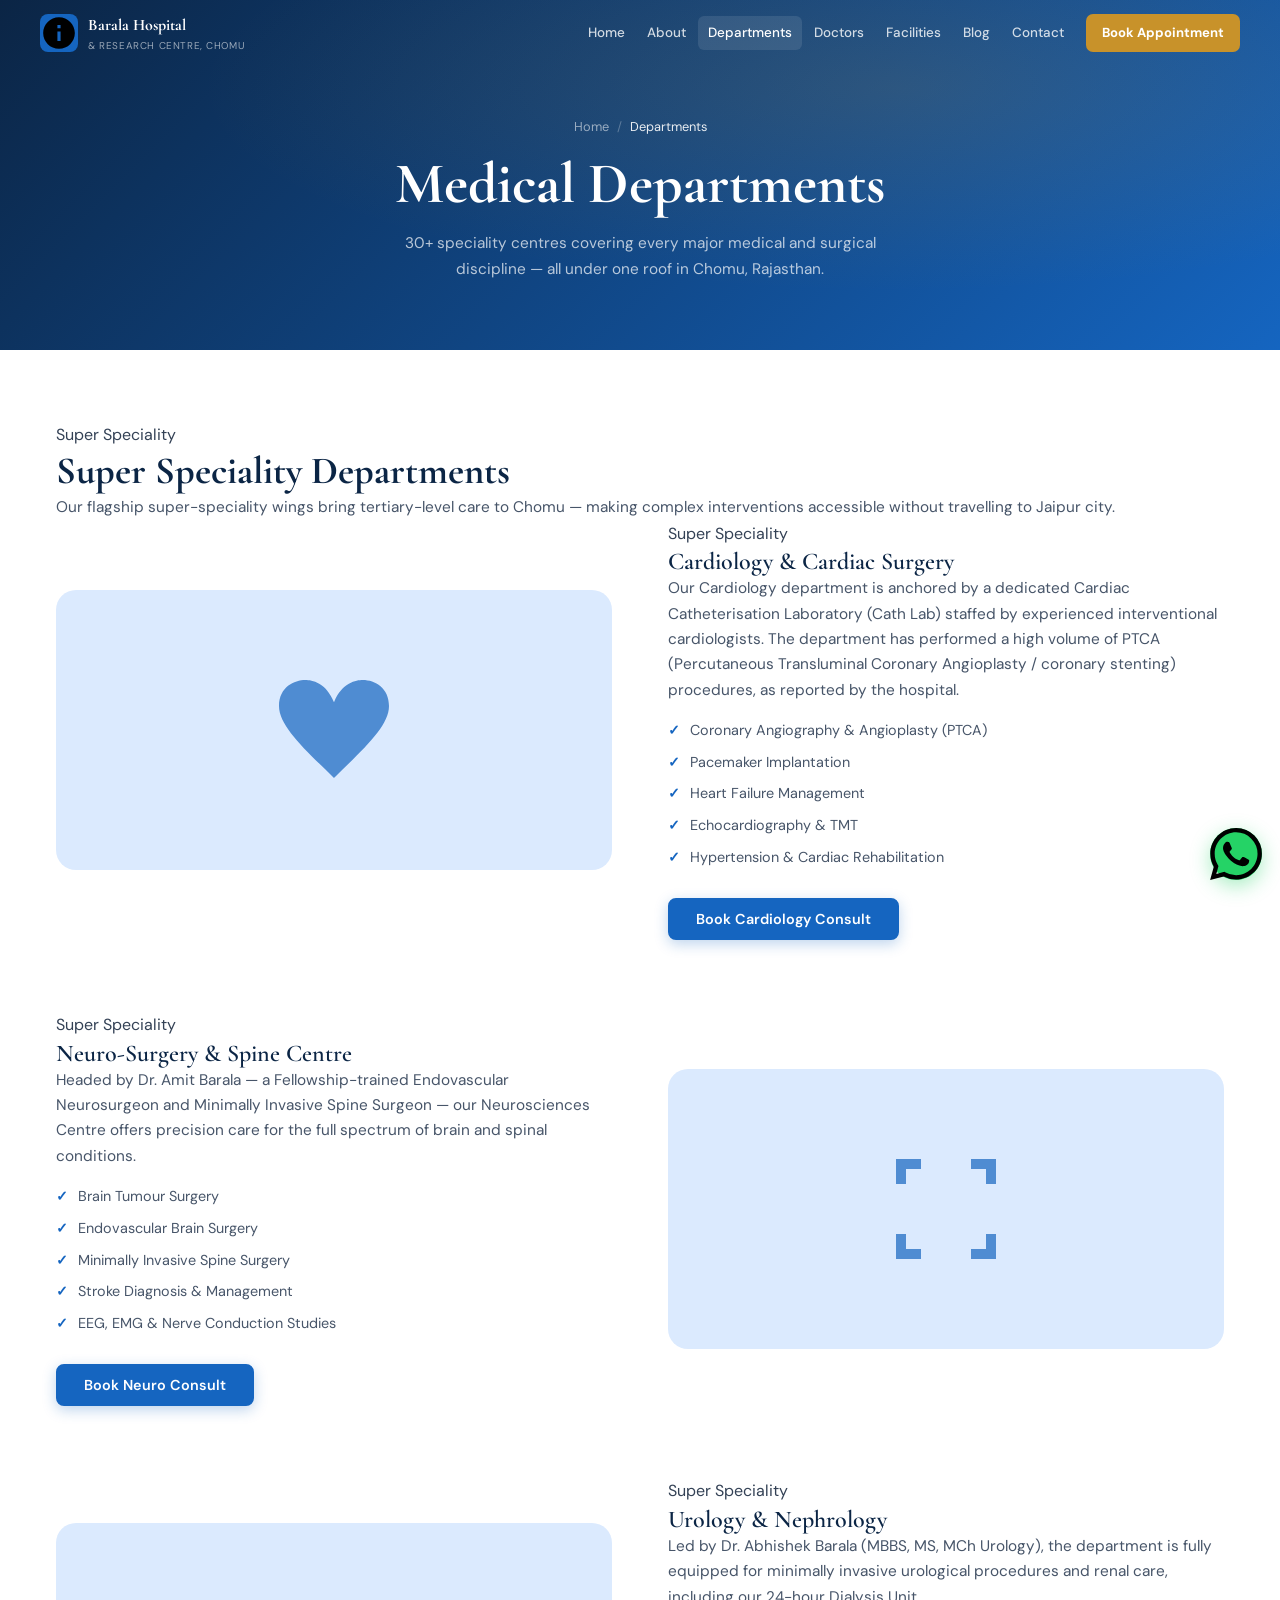
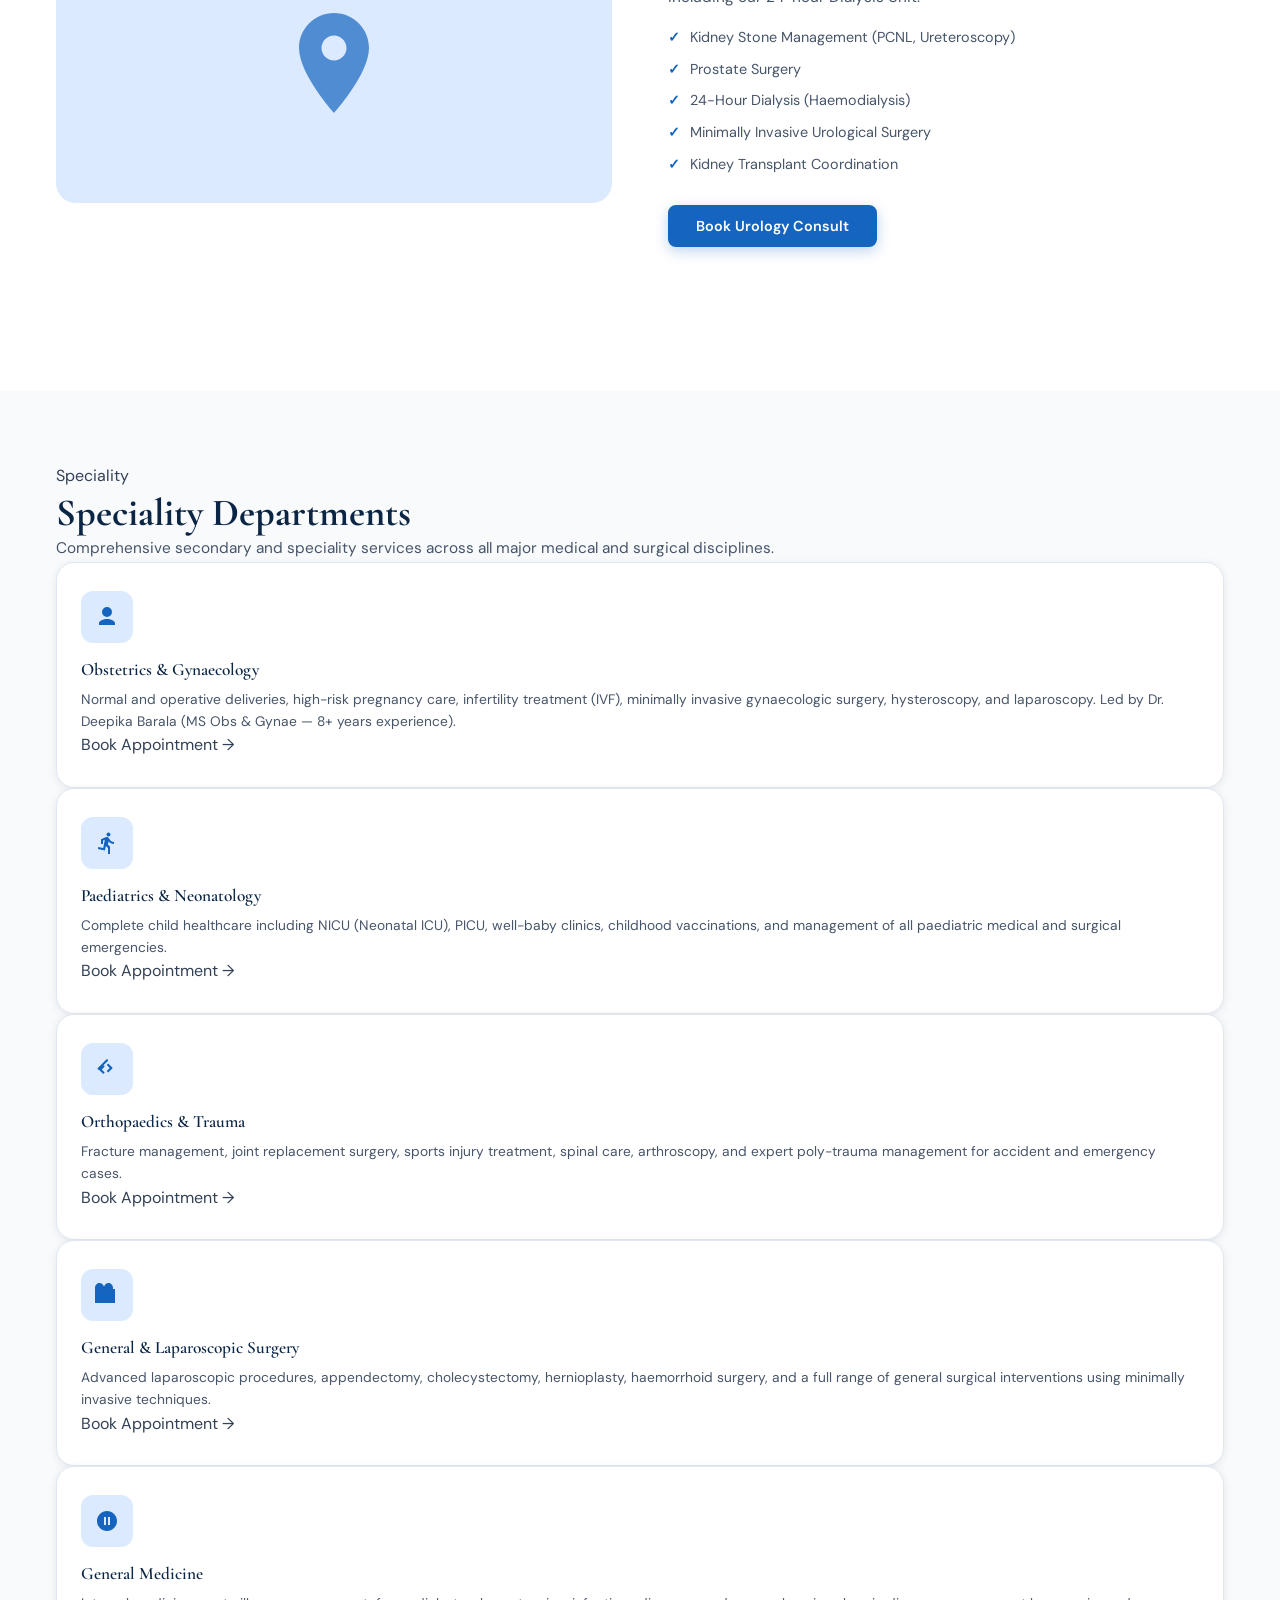
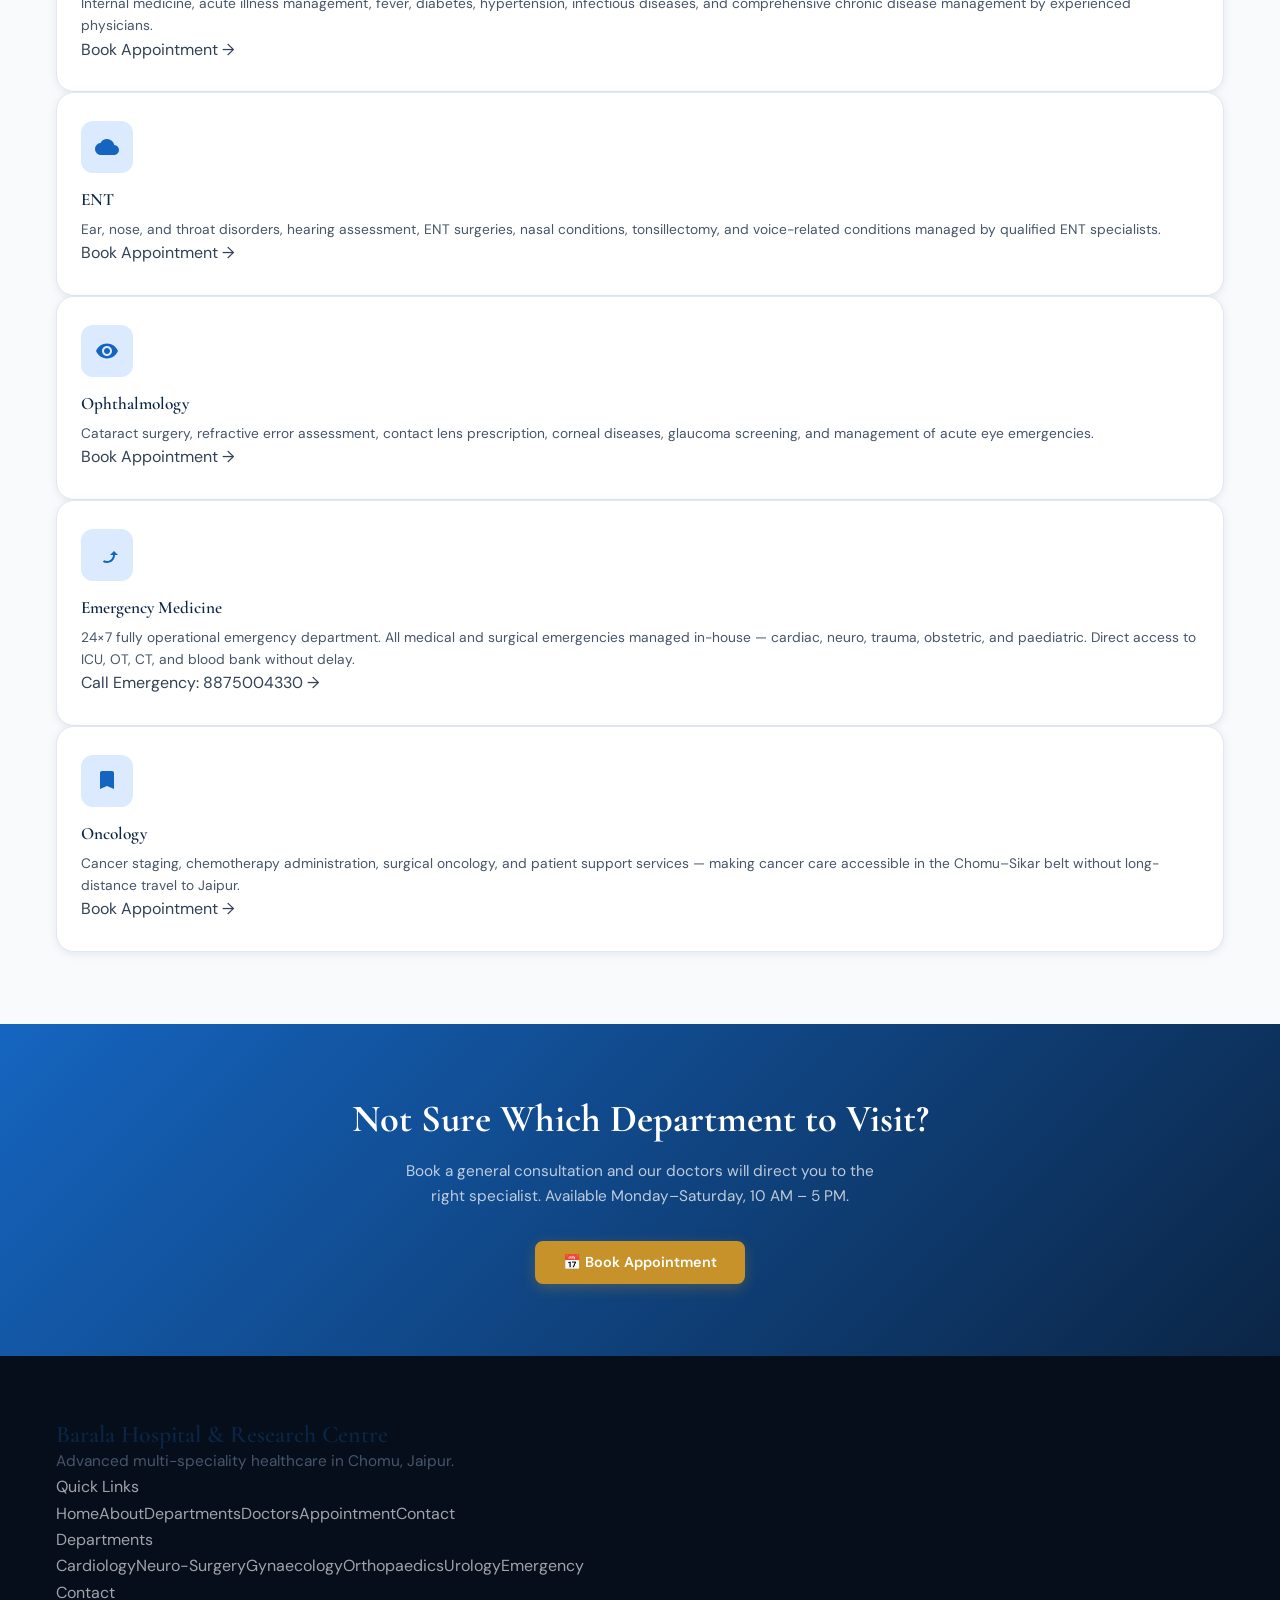
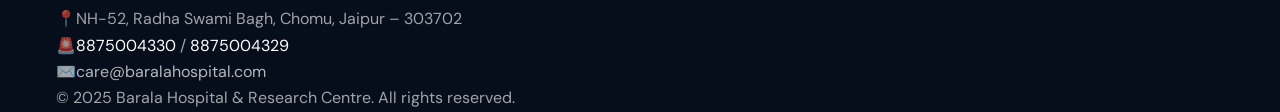
<file: departments.html>
<!DOCTYPE html>
<html lang="en">
<head>
  <meta charset="UTF-8" />
  <meta name="viewport" content="width=device-width, initial-scale=1.0" />
  <title>Departments — Barala Hospital & Research Centre</title>
  <meta name="description" content="Explore all medical departments at Barala Hospital — Cardiology, Neuro-Surgery, Gynaecology, Orthopaedics, Paediatrics, Urology and more in Chomu, Rajasthan." />
  <link rel="preconnect" href="https://fonts.googleapis.com" />
  <link rel="preconnect" href="https://fonts.gstatic.com" crossorigin />
  <link href="https://fonts.googleapis.com/css2?family=Cormorant+Garamond:ital,wght@0,400;0,600;0,700;1,400;1,600&family=DM+Sans:wght@400;500;600;700&display=swap" rel="stylesheet" />
  <link rel="stylesheet" href="css/style.css" />
</head>
<body>

<div class="emergency-bar">
  <span>🚨 24×7 Emergency</span>
  <a href="tel:8875004330">8875004330</a>
  <span>|</span>
  <a href="tel:8875004329">8875004329</a>
</div>

<nav id="navbar" class="scrolled">
  <div class="nav-inner">
    <a href="index.html" class="nav-logo">
      <div class="nav-logo-icon"><svg viewBox="0 0 24 24"><path d="M12 2C6.48 2 2 6.48 2 12s4.48 10 10 10 10-4.48 10-10S17.52 2 12 2zm1 15h-2v-6h2v6zm0-8h-2V7h2v2z"/></svg></div>
      <div class="nav-logo-text"><span class="nav-logo-name">Barala Hospital</span><span class="nav-logo-sub">& Research Centre, Chomu</span></div>
    </a>
    <div class="nav-links">
      <a href="index.html" class="nav-link">Home</a>
      <a href="about.html" class="nav-link">About</a>
      <a href="departments.html" class="nav-link active">Departments</a>
      <a href="doctors.html" class="nav-link">Doctors</a>
      <a href="facilities.html" class="nav-link">Facilities</a>
      <a href="blog.html" class="nav-link">Blog</a>
      <a href="contact.html" class="nav-link">Contact</a>
      <a href="#" class="nav-cta" data-modal="appointment">Book Appointment</a>
    </div>
    <button class="hamburger" id="hamburger"><span></span><span></span><span></span></button>
  </div>
  <div id="mobile-nav">
    <a href="index.html">Home</a><a href="about.html">About</a>
    <a href="departments.html">Departments</a><a href="doctors.html">Doctors</a>
    <a href="facilities.html">Facilities</a><a href="blog.html">Blog</a>
    <a href="contact.html">Contact</a>
    <a href="#" class="mobile-cta" data-modal="appointment">📅 Book Appointment</a>
  </div>
</nav>

<div class="page-hero">
  <div class="breadcrumb">
    <a href="index.html">Home</a><span>/</span><span style="color:rgba(255,255,255,.9)">Departments</span>
  </div>
  <h1>Medical Departments</h1>
  <p>30+ speciality centres covering every major medical and surgical discipline — all under one roof in Chomu, Rajasthan.</p>
</div>

<!-- Super Speciality -->
<section class="section">
  <div class="container">
    <div class="reveal">
      <div class="section-tag">Super Speciality</div>
      <h2 class="section-heading">Super Speciality Departments</h2>
      <p class="section-sub">Our flagship super-speciality wings bring tertiary-level care to Chomu — making complex interventions accessible without travelling to Jaipur city.</p>
    </div>

    <!-- Cardiology -->
    <div id="cardiology" style="display:grid;grid-template-columns:1fr 1fr;gap:56px;align-items:center;margin-bottom:72px;" class="reveal">
      <div style="background:var(--blue-light);border-radius:20px;padding:48px;display:flex;align-items:center;justify-content:center;min-height:280px;">
        <svg viewBox="0 0 24 24" style="width:120px;height:120px;fill:var(--blue);opacity:.7"><path d="M12 21.593c-5.63-5.539-11-10.297-11-14.402 0-3.791 3.068-5.191 5.281-5.191 1.312 0 4.151.501 5.719 4.457 1.59-3.968 4.464-4.447 5.726-4.447 2.54 0 5.274 1.621 5.274 5.181 0 4.069-5.136 8.625-11 14.402z"/></svg>
      </div>
      <div>
        <div class="section-tag">Super Speciality</div>
        <h3>Cardiology &amp; Cardiac Surgery</h3>
        <p style="margin-bottom:16px;">Our Cardiology department is anchored by a dedicated Cardiac Catheterisation Laboratory (Cath Lab) staffed by experienced interventional cardiologists. The department has performed a high volume of PTCA (Percutaneous Transluminal Coronary Angioplasty / coronary stenting) procedures, as reported by the hospital.</p>
        <ul style="list-style:none;display:flex;flex-direction:column;gap:8px;">
          <li style="display:flex;gap:10px;align-items:center;font-size:.9rem;color:var(--gray-600);"><span style="color:var(--blue);font-weight:700;">✓</span> Coronary Angiography & Angioplasty (PTCA)</li>
          <li style="display:flex;gap:10px;align-items:center;font-size:.9rem;color:var(--gray-600);"><span style="color:var(--blue);font-weight:700;">✓</span> Pacemaker Implantation</li>
          <li style="display:flex;gap:10px;align-items:center;font-size:.9rem;color:var(--gray-600);"><span style="color:var(--blue);font-weight:700;">✓</span> Heart Failure Management</li>
          <li style="display:flex;gap:10px;align-items:center;font-size:.9rem;color:var(--gray-600);"><span style="color:var(--blue);font-weight:700;">✓</span> Echocardiography & TMT</li>
          <li style="display:flex;gap:10px;align-items:center;font-size:.9rem;color:var(--gray-600);"><span style="color:var(--blue);font-weight:700;">✓</span> Hypertension & Cardiac Rehabilitation</li>
        </ul>
        <a href="#" class="btn btn-primary" style="margin-top:28px;" data-modal="appointment">Book Cardiology Consult</a>
      </div>
    </div>

    <!-- Neuro-Surgery -->
    <div id="neuro" style="display:grid;grid-template-columns:1fr 1fr;gap:56px;align-items:center;margin-bottom:72px;" class="reveal">
      <div>
        <div class="section-tag">Super Speciality</div>
        <h3>Neuro-Surgery &amp; Spine Centre</h3>
        <p style="margin-bottom:16px;">Headed by Dr. Amit Barala — a Fellowship-trained Endovascular Neurosurgeon and Minimally Invasive Spine Surgeon — our Neurosciences Centre offers precision care for the full spectrum of brain and spinal conditions.</p>
        <ul style="list-style:none;display:flex;flex-direction:column;gap:8px;">
          <li style="display:flex;gap:10px;align-items:center;font-size:.9rem;color:var(--gray-600);"><span style="color:var(--blue);font-weight:700;">✓</span> Brain Tumour Surgery</li>
          <li style="display:flex;gap:10px;align-items:center;font-size:.9rem;color:var(--gray-600);"><span style="color:var(--blue);font-weight:700;">✓</span> Endovascular Brain Surgery</li>
          <li style="display:flex;gap:10px;align-items:center;font-size:.9rem;color:var(--gray-600);"><span style="color:var(--blue);font-weight:700;">✓</span> Minimally Invasive Spine Surgery</li>
          <li style="display:flex;gap:10px;align-items:center;font-size:.9rem;color:var(--gray-600);"><span style="color:var(--blue);font-weight:700;">✓</span> Stroke Diagnosis & Management</li>
          <li style="display:flex;gap:10px;align-items:center;font-size:.9rem;color:var(--gray-600);"><span style="color:var(--blue);font-weight:700;">✓</span> EEG, EMG & Nerve Conduction Studies</li>
        </ul>
        <a href="#" class="btn btn-primary" style="margin-top:28px;" data-modal="appointment">Book Neuro Consult</a>
      </div>
      <div style="background:var(--blue-light);border-radius:20px;padding:48px;display:flex;align-items:center;justify-content:center;min-height:280px;">
        <svg viewBox="0 0 24 24" style="width:120px;height:120px;fill:var(--blue);opacity:.7"><path d="M22 7h-2V4h-3V2h5v5zm0 15v-5h-2v3h-3v2h5zM2 22h5v-2H4v-3H2v5zM2 2v5h2V4h3V2H2z"/></svg>
      </div>
    </div>

    <!-- Urology -->
    <div id="urology" style="display:grid;grid-template-columns:1fr 1fr;gap:56px;align-items:center;margin-bottom:72px;" class="reveal">
      <div style="background:var(--blue-light);border-radius:20px;padding:48px;display:flex;align-items:center;justify-content:center;min-height:280px;">
        <svg viewBox="0 0 24 24" style="width:120px;height:120px;fill:var(--blue);opacity:.7"><path d="M12 2C8.13 2 5 5.13 5 9c0 5.25 7 13 7 13s7-7.75 7-13c0-3.87-3.13-7-7-7zm0 9.5c-1.38 0-2.5-1.12-2.5-2.5s1.12-2.5 2.5-2.5 2.5 1.12 2.5 2.5-1.12 2.5-2.5 2.5z"/></svg>
      </div>
      <div>
        <div class="section-tag">Super Speciality</div>
        <h3>Urology &amp; Nephrology</h3>
        <p style="margin-bottom:16px;">Led by Dr. Abhishek Barala (MBBS, MS, MCh Urology), the department is fully equipped for minimally invasive urological procedures and renal care, including our 24-hour Dialysis Unit.</p>
        <ul style="list-style:none;display:flex;flex-direction:column;gap:8px;">
          <li style="display:flex;gap:10px;align-items:center;font-size:.9rem;color:var(--gray-600);"><span style="color:var(--blue);font-weight:700;">✓</span> Kidney Stone Management (PCNL, Ureteroscopy)</li>
          <li style="display:flex;gap:10px;align-items:center;font-size:.9rem;color:var(--gray-600);"><span style="color:var(--blue);font-weight:700;">✓</span> Prostate Surgery</li>
          <li style="display:flex;gap:10px;align-items:center;font-size:.9rem;color:var(--gray-600);"><span style="color:var(--blue);font-weight:700;">✓</span> 24-Hour Dialysis (Haemodialysis)</li>
          <li style="display:flex;gap:10px;align-items:center;font-size:.9rem;color:var(--gray-600);"><span style="color:var(--blue);font-weight:700;">✓</span> Minimally Invasive Urological Surgery</li>
          <li style="display:flex;gap:10px;align-items:center;font-size:.9rem;color:var(--gray-600);"><span style="color:var(--blue);font-weight:700;">✓</span> Kidney Transplant Coordination</li>
        </ul>
        <a href="#" class="btn btn-primary" style="margin-top:28px;" data-modal="appointment">Book Urology Consult</a>
      </div>
    </div>
  </div>
</section>

<!-- Speciality Departments -->
<section class="section bg-off">
  <div class="container">
    <div class="reveal">
      <div class="section-tag">Speciality</div>
      <h2 class="section-heading">Speciality Departments</h2>
      <p class="section-sub">Comprehensive secondary and speciality services across all major medical and surgical disciplines.</p>
    </div>
    <div class="grid-3 reveal">
      <div id="gynae" class="card dept-card">
        <div class="dept-icon"><svg viewBox="0 0 24 24"><path d="M12 2a5 5 0 1 0 0 10A5 5 0 0 0 12 2zm0 12c-5.33 0-8 2.67-8 4v2h16v-2c0-1.33-2.67-4-8-4z"/></svg></div>
        <h3>Obstetrics &amp; Gynaecology</h3>
        <p>Normal and operative deliveries, high-risk pregnancy care, infertility treatment (IVF), minimally invasive gynaecologic surgery, hysteroscopy, and laparoscopy. Led by Dr. Deepika Barala (MS Obs & Gynae — 8+ years experience).</p>
        <a href="#" class="dept-link" data-modal="appointment">Book Appointment →</a>
      </div>
      <div id="paeds" class="card dept-card">
        <div class="dept-icon"><svg viewBox="0 0 24 24"><path d="M13.49 5.48c1.1 0 2-.9 2-2s-.9-2-2-2-2 .9-2 2 .9 2 2 2zm-3.6 13.9l1-4.4 2.1 2v6h2v-7.5l-2.1-2 .6-3c1.3 1.5 3.3 2.5 5.5 2.5v-2c-1.9 0-3.5-1-4.3-2.4l-1-1.6c-.4-.6-1-1-1.7-1-.3 0-.5.1-.8.1l-5.2 2.2v4.7h2v-3.4l1.8-.7-1.6 8.1-4.9-1-.4 2 7 1.4z"/></svg></div>
        <h3>Paediatrics &amp; Neonatology</h3>
        <p>Complete child healthcare including NICU (Neonatal ICU), PICU, well-baby clinics, childhood vaccinations, and management of all paediatric medical and surgical emergencies.</p>
        <a href="#" class="dept-link" data-modal="appointment">Book Appointment →</a>
      </div>
      <div id="ortho" class="card dept-card">
        <div class="dept-icon"><svg viewBox="0 0 24 24"><path d="M12.75 3.94c.39-.39.39-1.02 0-1.41-.39-.39-1.02-.39-1.41 0l-8.5 8.5c-.39.39-.39 1.02 0 1.41.39.39 1.02.39 1.41 0l8.5-8.5zm.5 11.56l4.5-4.5-4.5-4.5-1.5 1.5 3 3-3 3 1.5 1.5zm-3.5 0l-3-3 3-3-1.5-1.5-4.5 4.5 4.5 4.5 1.5-1.5z"/></svg></div>
        <h3>Orthopaedics &amp; Trauma</h3>
        <p>Fracture management, joint replacement surgery, sports injury treatment, spinal care, arthroscopy, and expert poly-trauma management for accident and emergency cases.</p>
        <a href="#" class="dept-link" data-modal="appointment">Book Appointment →</a>
      </div>
      <div class="card dept-card">
        <div class="dept-icon"><svg viewBox="0 0 24 24"><path d="M20 6h-2.18c.07-.44.18-.86.18-1.3C18 2.12 15.88 0 13.3 0c-1.48 0-2.67.81-3.44 2.05L9 3.5 8.14 2.05C7.37.81 6.18 0 4.7 0 2.12 0 0 2.12 0 4.7c0 .44.11.86.18 1.3H0v14h20V6z"/></svg></div>
        <h3>General &amp; Laparoscopic Surgery</h3>
        <p>Advanced laparoscopic procedures, appendectomy, cholecystectomy, hernioplasty, haemorrhoid surgery, and a full range of general surgical interventions using minimally invasive techniques.</p>
        <a href="#" class="dept-link" data-modal="appointment">Book Appointment →</a>
      </div>
      <div class="card dept-card">
        <div class="dept-icon"><svg viewBox="0 0 24 24"><path d="M12 2C6.48 2 2 6.48 2 12s4.48 10 10 10 10-4.48 10-10S17.52 2 12 2zm-1 14H9V8h2v8zm4 0h-2V8h2v8z"/></svg></div>
        <h3>General Medicine</h3>
        <p>Internal medicine, acute illness management, fever, diabetes, hypertension, infectious diseases, and comprehensive chronic disease management by experienced physicians.</p>
        <a href="#" class="dept-link" data-modal="appointment">Book Appointment →</a>
      </div>
      <div class="card dept-card">
        <div class="dept-icon"><svg viewBox="0 0 24 24"><path d="M19.35 10.04A7.49 7.49 0 0 0 12 4C9.11 4 6.6 5.64 5.35 8.04A5.994 5.994 0 0 0 0 14c0 3.31 2.69 6 6 6h13c2.76 0 5-2.24 5-5 0-2.64-2.05-4.78-4.65-4.96z"/></svg></div>
        <h3>ENT</h3>
        <p>Ear, nose, and throat disorders, hearing assessment, ENT surgeries, nasal conditions, tonsillectomy, and voice-related conditions managed by qualified ENT specialists.</p>
        <a href="#" class="dept-link" data-modal="appointment">Book Appointment →</a>
      </div>
      <div class="card dept-card">
        <div class="dept-icon"><svg viewBox="0 0 24 24"><path d="M12 4.5C7 4.5 2.73 7.61 1 12c1.73 4.39 6 7.5 11 7.5s9.27-3.11 11-7.5c-1.73-4.39-6-7.5-11-7.5zM12 17c-2.76 0-5-2.24-5-5s2.24-5 5-5 5 2.24 5 5-2.24 5-5 5zm0-8c-1.66 0-3 1.34-3 3s1.34 3 3 3 3-1.34 3-3-1.34-3-3-3z"/></svg></div>
        <h3>Ophthalmology</h3>
        <p>Cataract surgery, refractive error assessment, contact lens prescription, corneal diseases, glaucoma screening, and management of acute eye emergencies.</p>
        <a href="#" class="dept-link" data-modal="appointment">Book Appointment →</a>
      </div>
      <div id="emergency" class="card dept-card">
        <div class="dept-icon"><svg viewBox="0 0 24 24"><path d="M19 8l-4 4h3c0 3.31-2.69 6-6 6a5.87 5.87 0 0 1-2.8-.7l-1.46 1.46A7.93 7.93 0 0 0 12 20c4.42 0 8-3.58 8-8h3l-4-4z"/></svg></div>
        <h3>Emergency Medicine</h3>
        <p>24×7 fully operational emergency department. All medical and surgical emergencies managed in-house — cardiac, neuro, trauma, obstetric, and paediatric. Direct access to ICU, OT, CT, and blood bank without delay.</p>
        <a href="tel:8875004330" class="dept-link" style="color:var(--red-emerg);">Call Emergency: 8875004330 →</a>
      </div>
      <div class="card dept-card">
        <div class="dept-icon"><svg viewBox="0 0 24 24"><path d="M17 2H7c-1.1 0-2 .9-2 2v16l7-3 7 3V4c0-1.1-.9-2-2-2z"/></svg></div>
        <h3>Oncology</h3>
        <p>Cancer staging, chemotherapy administration, surgical oncology, and patient support services — making cancer care accessible in the Chomu–Sikar belt without long-distance travel to Jaipur.</p>
        <a href="#" class="dept-link" data-modal="appointment">Book Appointment →</a>
      </div>
    </div>
  </div>
</section>

<section style="background:linear-gradient(135deg,var(--blue) 0%,var(--navy) 100%);padding:72px 0;">
  <div class="container reveal" style="text-align:center;">
    <h2 style="color:white;margin-bottom:16px;">Not Sure Which Department to Visit?</h2>
    <p style="color:rgba(255,255,255,.72);max-width:500px;margin:0 auto 32px;">Book a general consultation and our doctors will direct you to the right specialist. Available Monday–Saturday, 10 AM – 5 PM.</p>
    <a href="#" class="btn btn-gold" data-modal="appointment">📅 Book Appointment</a>
  </div>
</section>

<footer>
  <div class="container">
    <div class="footer-grid">
      <div class="footer-brand"><h3>Barala Hospital & Research Centre</h3><p>Advanced multi-speciality healthcare in Chomu, Jaipur.</p></div>
      <div><div class="footer-heading">Quick Links</div><a href="index.html" class="footer-link">Home</a><a href="about.html" class="footer-link">About</a><a href="departments.html" class="footer-link">Departments</a><a href="doctors.html" class="footer-link">Doctors</a><a href="appointment.html" class="footer-link">Appointment</a><a href="contact.html" class="footer-link">Contact</a></div>
      <div><div class="footer-heading">Departments</div><a href="#cardiology" class="footer-link">Cardiology</a><a href="#neuro" class="footer-link">Neuro-Surgery</a><a href="#gynae" class="footer-link">Gynaecology</a><a href="#ortho" class="footer-link">Orthopaedics</a><a href="#urology" class="footer-link">Urology</a><a href="#emergency" class="footer-link">Emergency</a></div>
      <div><div class="footer-heading">Contact</div><div class="footer-contact-item"><span class="footer-contact-icon">📍</span><span>NH-52, Radha Swami Bagh, Chomu, Jaipur – 303702</span></div><div class="footer-contact-item"><span class="footer-contact-icon">🚨</span><span><a href="tel:8875004330" style="color:white;">8875004330</a> / <a href="tel:8875004329" style="color:white;">8875004329</a></span></div><div class="footer-contact-item"><span class="footer-contact-icon">✉️</span><span><a href="mailto:care@baralahospital.com" style="color:rgba(255,255,255,.7);">care@baralahospital.com</a></span></div></div>
    </div>
  </div>
  <div class="footer-bottom"><div class="container">© 2025 Barala Hospital & Research Centre. All rights reserved.</div></div>
</footer>

<a href="https://wa.me/918875004330" class="wa-float" target="_blank" rel="noopener" aria-label="WhatsApp"><svg viewBox="0 0 24 24"><path d="M17.472 14.382c-.297-.149-1.758-.867-2.03-.967-.273-.099-.471-.148-.67.15-.197.297-.767.966-.94 1.164-.173.199-.347.223-.644.075-.297-.15-1.255-.463-2.39-1.475-.883-.788-1.48-1.761-1.653-2.059-.173-.297-.018-.458.13-.606.134-.133.298-.347.446-.52.149-.174.198-.298.298-.497.099-.198.05-.371-.025-.52-.075-.149-.669-1.612-.916-2.207-.242-.579-.487-.5-.669-.51-.173-.008-.371-.01-.57-.01-.198 0-.52.074-.792.372-.272.297-1.04 1.016-1.04 2.479 0 1.462 1.065 2.875 1.213 3.074.149.198 2.096 3.2 5.077 4.487.709.306 1.262.489 1.694.625.712.227 1.36.195 1.871.118.571-.085 1.758-.719 2.006-1.413.248-.694.248-1.289.173-1.413-.074-.124-.272-.198-.57-.347m-5.421 7.403h-.004a9.87 9.87 0 0 1-5.031-1.378l-.361-.214-3.741.982.998-3.648-.235-.374a9.86 9.86 0 0 1-1.51-5.26c.001-5.45 4.436-9.884 9.888-9.884 2.64 0 5.122 1.03 6.988 2.898a9.825 9.825 0 0 1 2.893 6.994c-.003 5.45-4.437 9.884-9.885 9.884m8.413-18.297A11.815 11.815 0 0 0 12.05 0C5.495 0 .16 5.335.157 11.892c0 2.096.547 4.142 1.588 5.945L.057 24l6.305-1.654a11.882 11.882 0 0 0 5.683 1.448h.005c6.554 0 11.89-5.335 11.893-11.893a11.821 11.821 0 0 0-3.48-8.413Z"/></svg></a>

<div class="modal-overlay" id="appt-modal" role="dialog" aria-modal="true">
  <div class="modal-box">
    <button class="modal-close" onclick="closeModal()">✕</button>
    <div class="modal-icon"><svg viewBox="0 0 24 24"><path d="M17 12h-5v5h5v-5zM16 1v2H8V1H6v2H5c-1.11 0-1.99.9-1.99 2L3 19c0 1.1.89 2 2 2h14c1.1 0 2-.9 2-2V5c0-1.1-.9-2-2-2h-1V1h-2zm3 18H5V8h14v11z"/></svg></div>
    <div class="modal-title">Book Appointment</div>
    <p class="modal-sub">Complete the form — we'll connect you via WhatsApp.</p>
    <form id="appt-form" novalidate>
      <div class="form-group"><label class="form-label" for="f-name">Patient Name *</label><input type="text" id="f-name" class="form-control" placeholder="Full name" required /></div>
      <div style="display:grid;grid-template-columns:1fr 1fr;gap:14px;">
        <div class="form-group"><label class="form-label" for="f-age">Age *</label><input type="number" id="f-age" class="form-control" placeholder="Age" required /></div>
        <div class="form-group"><label class="form-label" for="f-gender">Gender *</label><select id="f-gender" class="form-control" required><option value="">Select</option><option>Male</option><option>Female</option><option>Other</option></select></div>
      </div>
      <div class="form-group"><label class="form-label" for="f-phone">Mobile Number *</label><input type="tel" id="f-phone" class="form-control" placeholder="10-digit number" maxlength="10" required /></div>
      <div class="form-group"><label class="form-label" for="f-dept">Department</label><select id="f-dept" class="form-control"><option value="">Select</option><option>Cardiology</option><option>Neuro-Surgery</option><option>Gynaecology</option><option>Orthopaedics</option><option>Paediatrics</option><option>General Medicine</option><option>Emergency</option><option>Other</option></select></div>
      <div class="form-group"><label class="form-label" for="f-date">Preferred Date *</label><input type="date" id="f-date" class="form-control" required /></div>
      <button type="submit" class="btn btn-primary" style="width:100%;justify-content:center;padding:15px;">📲 Confirm via WhatsApp</button>
    </form>
  </div>
</div>

<script src="js/script.js"></script>
</body>
</html>
</file>
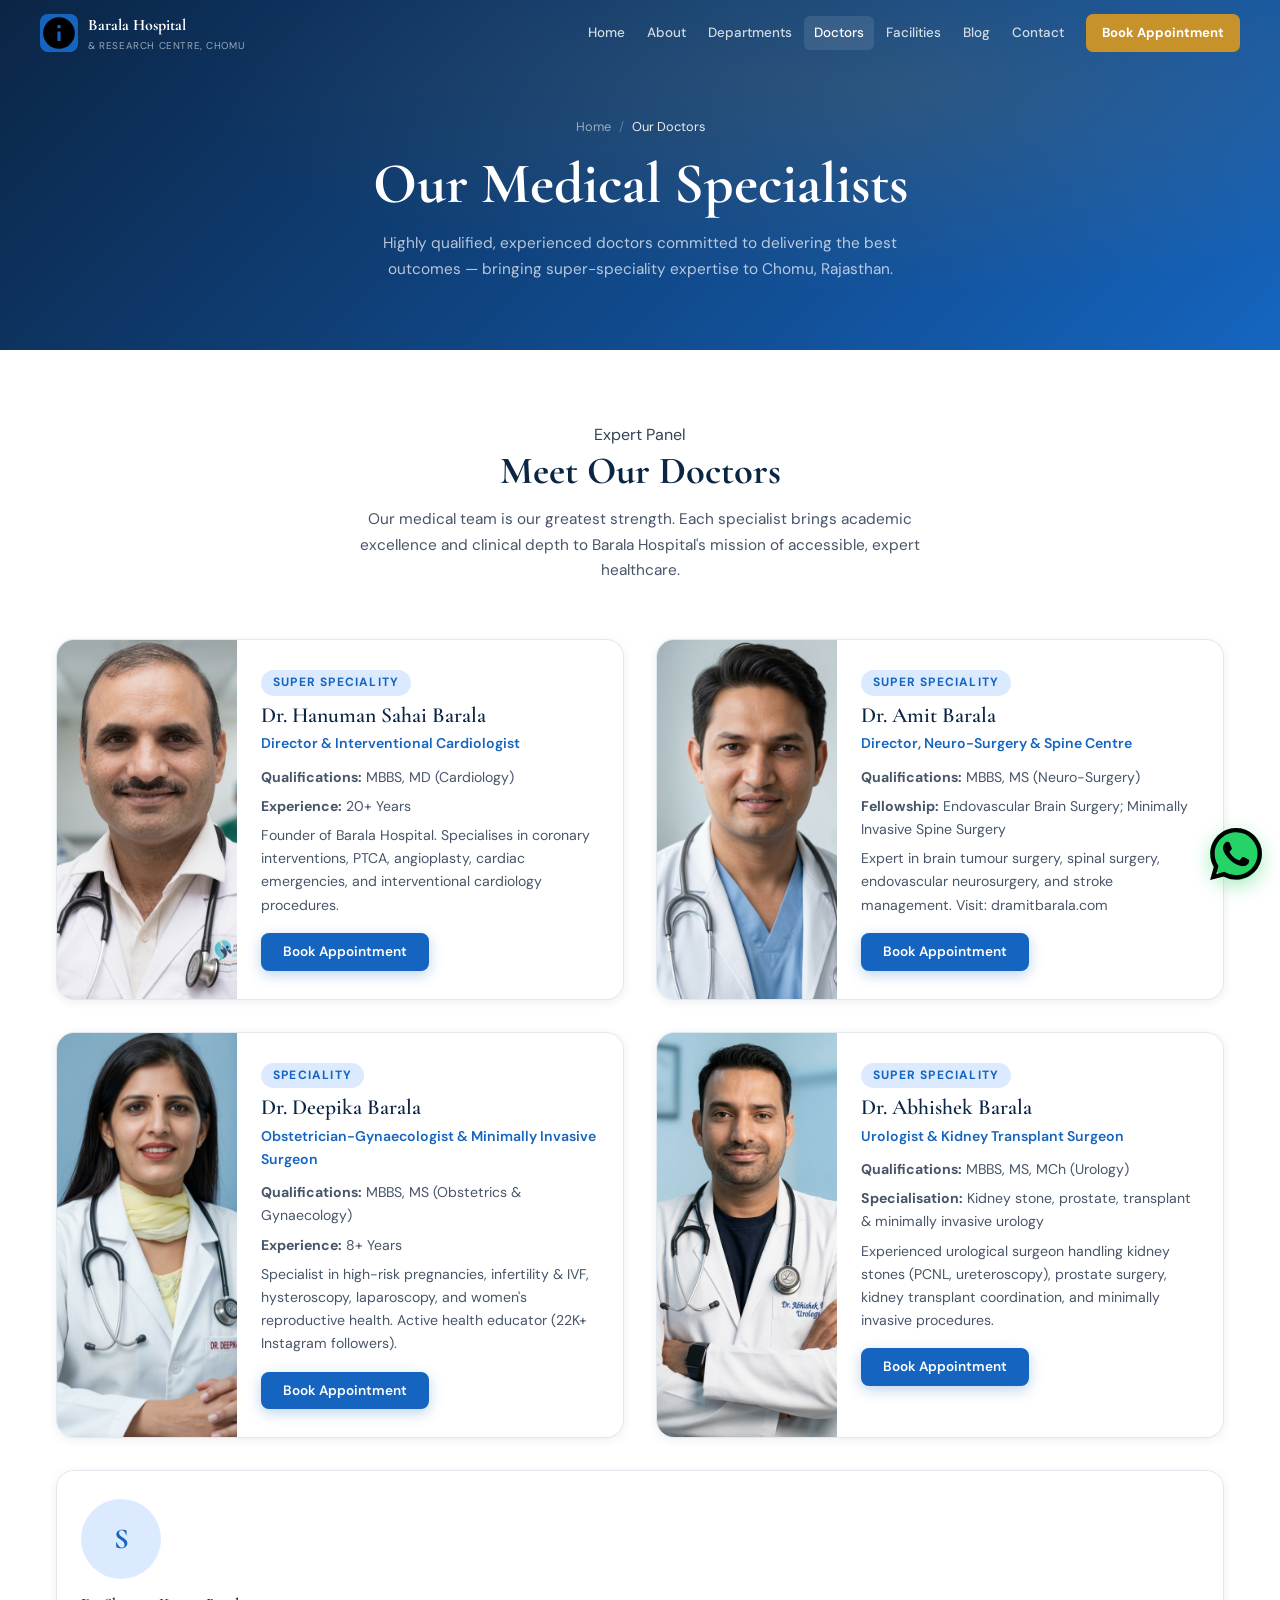
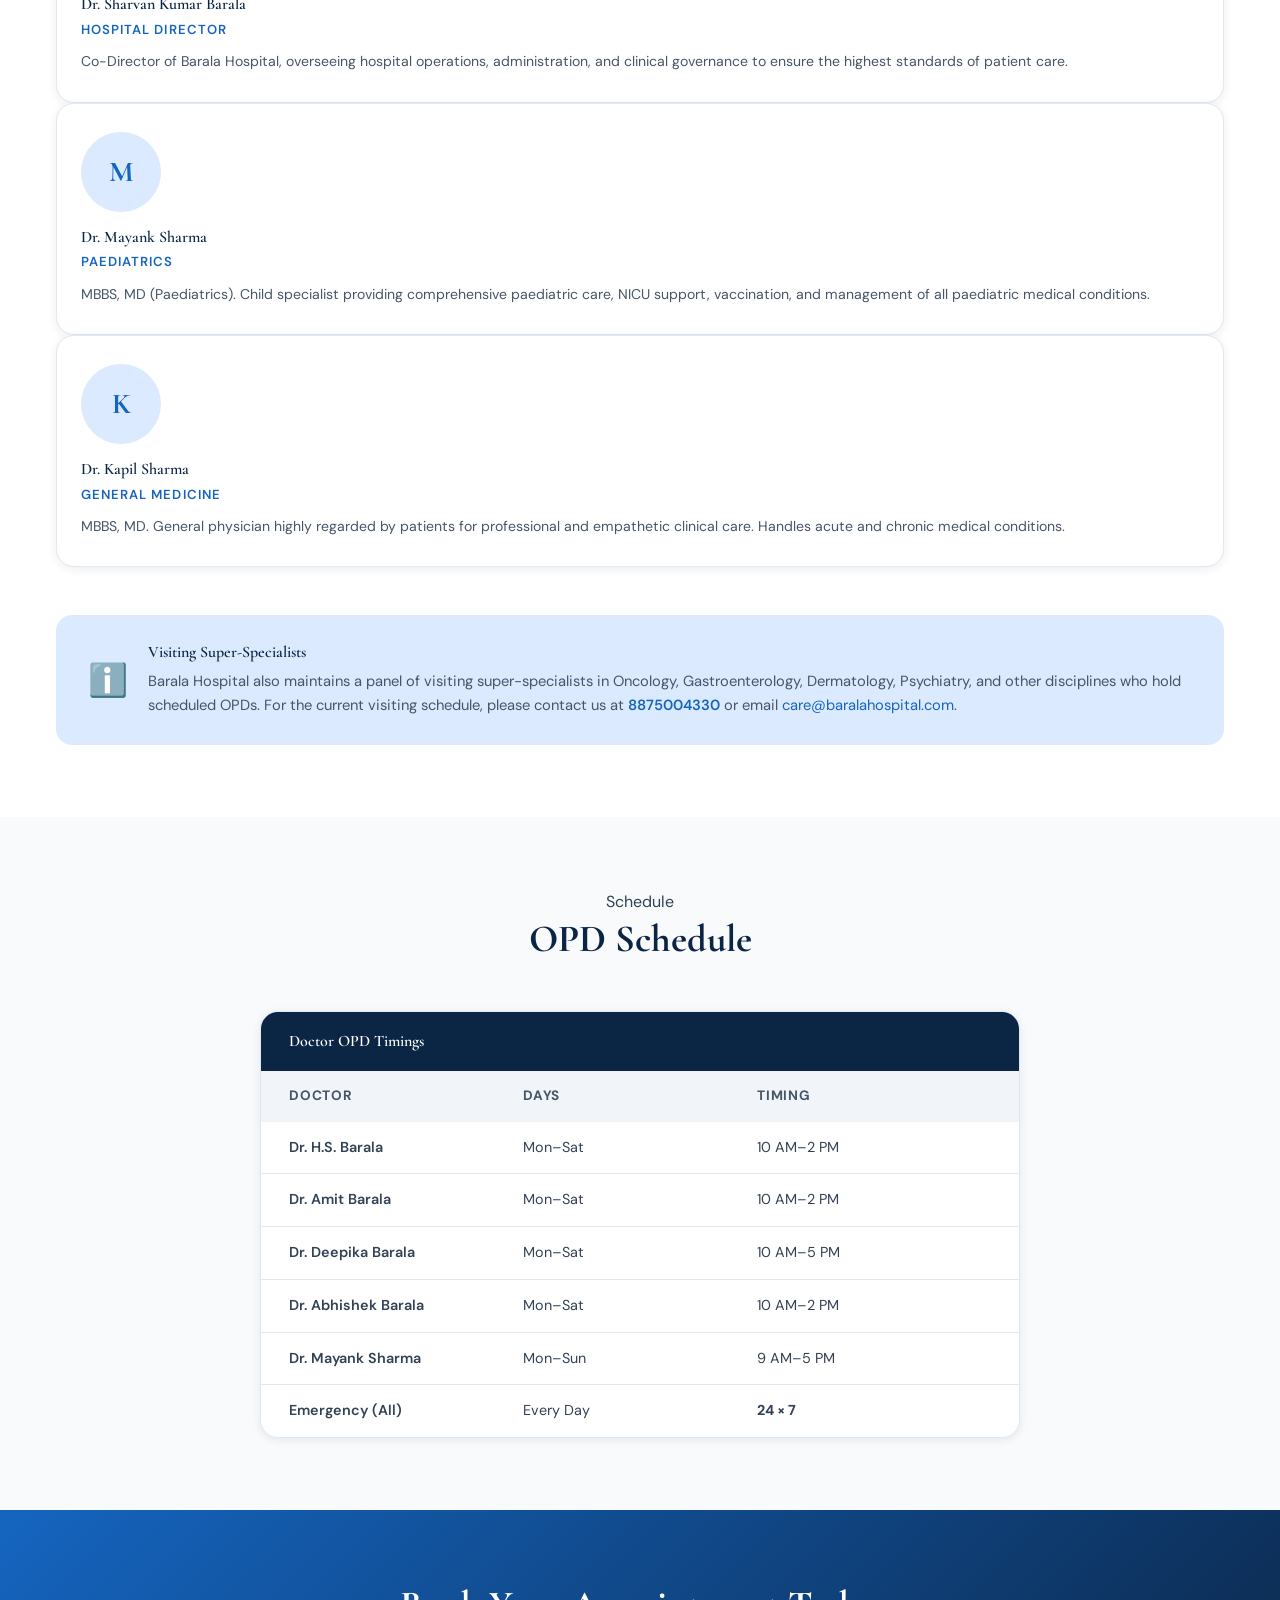
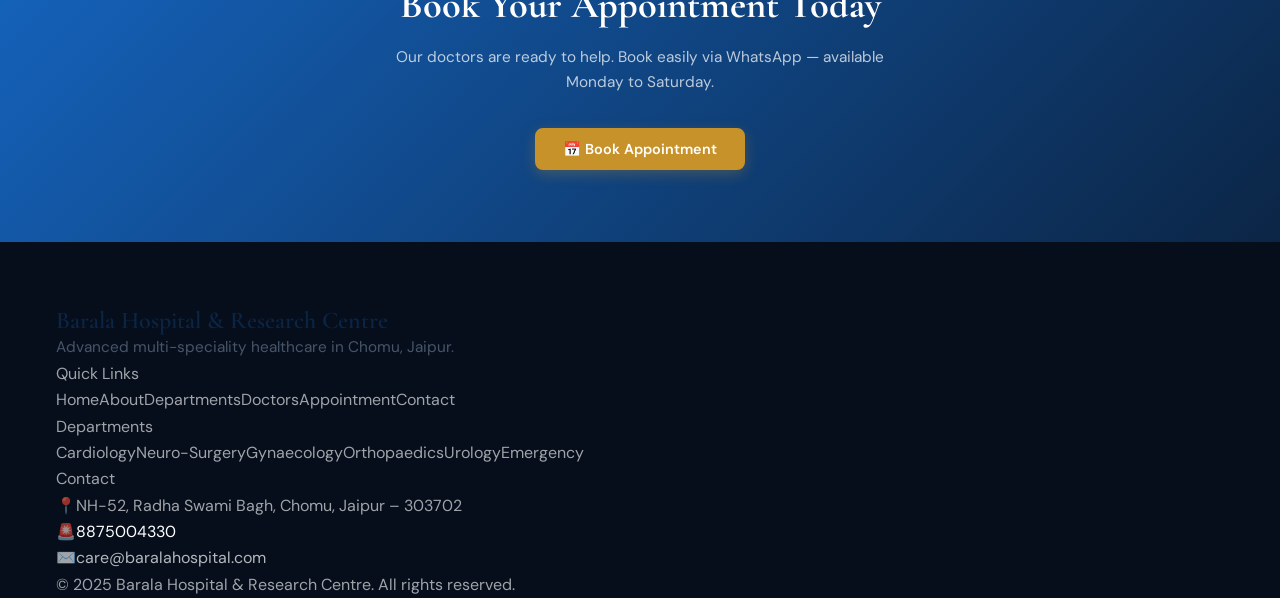
<file: doctors.html>
<!DOCTYPE html>
<html lang="en">
<head>
  <meta charset="UTF-8" />
  <meta name="viewport" content="width=device-width, initial-scale=1.0" />
  <title>Our Doctors — Barala Hospital & Research Centre</title>
  <meta name="description" content="Meet the specialist doctors at Barala Hospital, Chomu — Cardiologists, Neuro-Surgeons, Gynaecologists, Urologists and more." />
  <link rel="preconnect" href="https://fonts.googleapis.com" />
  <link rel="preconnect" href="https://fonts.gstatic.com" crossorigin />
  <link href="https://fonts.googleapis.com/css2?family=Cormorant+Garamond:ital,wght@0,400;0,600;0,700;1,400;1,600&family=DM+Sans:wght@400;500;600;700&display=swap" rel="stylesheet" />
  <link rel="stylesheet" href="css/style.css" />
</head>
<body>

<div class="emergency-bar">
  <span>🚨 24×7 Emergency</span>
  <a href="tel:8875004330">8875004330</a>
  <span>|</span>
  <a href="tel:8875004329">8875004329</a>
</div>

<nav id="navbar" class="scrolled">
  <div class="nav-inner">
    <a href="index.html" class="nav-logo">
      <div class="nav-logo-icon"><svg viewBox="0 0 24 24"><path d="M12 2C6.48 2 2 6.48 2 12s4.48 10 10 10 10-4.48 10-10S17.52 2 12 2zm1 15h-2v-6h2v6zm0-8h-2V7h2v2z"/></svg></div>
      <div class="nav-logo-text"><span class="nav-logo-name">Barala Hospital</span><span class="nav-logo-sub">& Research Centre, Chomu</span></div>
    </a>
    <div class="nav-links">
      <a href="index.html" class="nav-link">Home</a>
      <a href="about.html" class="nav-link">About</a>
      <a href="departments.html" class="nav-link">Departments</a>
      <a href="doctors.html" class="nav-link active">Doctors</a>
      <a href="facilities.html" class="nav-link">Facilities</a>
      <a href="blog.html" class="nav-link">Blog</a>
      <a href="contact.html" class="nav-link">Contact</a>
      <a href="#" class="nav-cta" data-modal="appointment">Book Appointment</a>
    </div>
    <button class="hamburger" id="hamburger"><span></span><span></span><span></span></button>
  </div>
  <div id="mobile-nav">
    <a href="index.html">Home</a><a href="about.html">About</a>
    <a href="departments.html">Departments</a><a href="doctors.html">Doctors</a>
    <a href="facilities.html">Facilities</a><a href="blog.html">Blog</a>
    <a href="contact.html">Contact</a>
    <a href="#" class="mobile-cta" data-modal="appointment">📅 Book Appointment</a>
  </div>
</nav>

<div class="page-hero">
  <div class="breadcrumb">
    <a href="index.html">Home</a><span>/</span><span style="color:rgba(255,255,255,.9)">Our Doctors</span>
  </div>
  <h1>Our Medical Specialists</h1>
  <p>Highly qualified, experienced doctors committed to delivering the best outcomes — bringing super-speciality expertise to Chomu, Rajasthan.</p>
</div>

<!-- Doctors Grid -->
<section class="section">
  <div class="container">
    <div class="reveal" style="text-align:center;margin-bottom:56px;">
      <div class="section-tag">Expert Panel</div>
      <h2>Meet Our Doctors</h2>
      <p style="max-width:580px;margin:12px auto 0;">Our medical team is our greatest strength. Each specialist brings academic excellence and clinical depth to Barala Hospital's mission of accessible, expert healthcare.</p>
    </div>

    <!-- Featured Doctors -->
    <div style="display:grid;grid-template-columns:repeat(2,1fr);gap:32px;margin-bottom:32px;" class="reveal">

      <!-- Dr. Hanuman Sahai Barala -->
      <div class="card" style="display:flex;gap:0;overflow:hidden;flex-direction:row;">
        <div style="width:180px;flex-shrink:0;background:var(--blue-light);">
          <img src="images/doctor1.jpg" alt="Dr. Hanuman Sahai Barala" style="width:100%;height:100%;object-fit:cover;" onerror="this.src='https://ui-avatars.com/api/?name=Hanuman+Barala&background=1565C0&color=fff&size=300'" />
        </div>
        <div style="padding:28px 24px;flex:1;">
          <div style="font-size:.75rem;font-weight:700;letter-spacing:.1em;text-transform:uppercase;color:var(--blue);margin-bottom:6px;background:var(--blue-light);display:inline-block;padding:3px 12px;border-radius:100px;">Super Speciality</div>
          <h3 style="font-size:1.35rem;margin-bottom:4px;">Dr. Hanuman Sahai Barala</h3>
          <p style="color:var(--blue);font-weight:600;font-size:.88rem;margin-bottom:10px;">Director & Interventional Cardiologist</p>
          <p style="font-size:.88rem;margin-bottom:6px;"><strong>Qualifications:</strong> MBBS, MD (Cardiology)</p>
          <p style="font-size:.88rem;margin-bottom:6px;"><strong>Experience:</strong> 20+ Years</p>
          <p style="font-size:.88rem;margin-bottom:16px;">Founder of Barala Hospital. Specialises in coronary interventions, PTCA, angioplasty, cardiac emergencies, and interventional cardiology procedures.</p>
          <a href="#" class="btn btn-primary" style="font-size:.85rem;padding:10px 20px;" data-modal="appointment">Book Appointment</a>
        </div>
      </div>

      <!-- Dr. Amit Barala -->
      <div class="card" style="display:flex;gap:0;overflow:hidden;flex-direction:row;">
        <div style="width:180px;flex-shrink:0;background:var(--blue-light);">
          <img src="images/doctor2.jpg" alt="Dr. Amit Barala" style="width:100%;height:100%;object-fit:cover;" onerror="this.src='https://ui-avatars.com/api/?name=Amit+Barala&background=1565C0&color=fff&size=300'" />
        </div>
        <div style="padding:28px 24px;flex:1;">
          <div style="font-size:.75rem;font-weight:700;letter-spacing:.1em;text-transform:uppercase;color:var(--blue);margin-bottom:6px;background:var(--blue-light);display:inline-block;padding:3px 12px;border-radius:100px;">Super Speciality</div>
          <h3 style="font-size:1.35rem;margin-bottom:4px;">Dr. Amit Barala</h3>
          <p style="color:var(--blue);font-weight:600;font-size:.88rem;margin-bottom:10px;">Director, Neuro-Surgery & Spine Centre</p>
          <p style="font-size:.88rem;margin-bottom:6px;"><strong>Qualifications:</strong> MBBS, MS (Neuro-Surgery)</p>
          <p style="font-size:.88rem;margin-bottom:6px;"><strong>Fellowship:</strong> Endovascular Brain Surgery; Minimally Invasive Spine Surgery</p>
          <p style="font-size:.88rem;margin-bottom:16px;">Expert in brain tumour surgery, spinal surgery, endovascular neurosurgery, and stroke management. Visit: dramitbarala.com</p>
          <a href="#" class="btn btn-primary" style="font-size:.85rem;padding:10px 20px;" data-modal="appointment">Book Appointment</a>
        </div>
      </div>

      <!-- Dr. Deepika Barala -->
      <div class="card" style="display:flex;gap:0;overflow:hidden;flex-direction:row;">
        <div style="width:180px;flex-shrink:0;background:var(--blue-light);">
          <img src="images/doctor3.jpg" alt="Dr. Deepika Barala" style="width:100%;height:100%;object-fit:cover;" onerror="this.src='https://ui-avatars.com/api/?name=Deepika+Barala&background=1565C0&color=fff&size=300'" />
        </div>
        <div style="padding:28px 24px;flex:1;">
          <div style="font-size:.75rem;font-weight:700;letter-spacing:.1em;text-transform:uppercase;color:var(--blue);margin-bottom:6px;background:var(--blue-light);display:inline-block;padding:3px 12px;border-radius:100px;">Speciality</div>
          <h3 style="font-size:1.35rem;margin-bottom:4px;">Dr. Deepika Barala</h3>
          <p style="color:var(--blue);font-weight:600;font-size:.88rem;margin-bottom:10px;">Obstetrician-Gynaecologist & Minimally Invasive Surgeon</p>
          <p style="font-size:.88rem;margin-bottom:6px;"><strong>Qualifications:</strong> MBBS, MS (Obstetrics & Gynaecology)</p>
          <p style="font-size:.88rem;margin-bottom:6px;"><strong>Experience:</strong> 8+ Years</p>
          <p style="font-size:.88rem;margin-bottom:16px;">Specialist in high-risk pregnancies, infertility & IVF, hysteroscopy, laparoscopy, and women's reproductive health. Active health educator (22K+ Instagram followers).</p>
          <a href="#" class="btn btn-primary" style="font-size:.85rem;padding:10px 20px;" data-modal="appointment">Book Appointment</a>
        </div>
      </div>

      <!-- Dr. Abhishek Barala -->
      <div class="card" style="display:flex;gap:0;overflow:hidden;flex-direction:row;">
        <div style="width:180px;flex-shrink:0;background:var(--blue-light);">
          <img src="images/doctor4.jpg" alt="Dr. Abhishek Barala" style="width:100%;height:100%;object-fit:cover;" onerror="this.src='https://ui-avatars.com/api/?name=Abhishek+Barala&background=1565C0&color=fff&size=300'" />
        </div>
        <div style="padding:28px 24px;flex:1;">
          <div style="font-size:.75rem;font-weight:700;letter-spacing:.1em;text-transform:uppercase;color:var(--blue);margin-bottom:6px;background:var(--blue-light);display:inline-block;padding:3px 12px;border-radius:100px;">Super Speciality</div>
          <h3 style="font-size:1.35rem;margin-bottom:4px;">Dr. Abhishek Barala</h3>
          <p style="color:var(--blue);font-weight:600;font-size:.88rem;margin-bottom:10px;">Urologist & Kidney Transplant Surgeon</p>
          <p style="font-size:.88rem;margin-bottom:6px;"><strong>Qualifications:</strong> MBBS, MS, MCh (Urology)</p>
          <p style="font-size:.88rem;margin-bottom:6px;"><strong>Specialisation:</strong> Kidney stone, prostate, transplant & minimally invasive urology</p>
          <p style="font-size:.88rem;margin-bottom:16px;">Experienced urological surgeon handling kidney stones (PCNL, ureteroscopy), prostate surgery, kidney transplant coordination, and minimally invasive procedures.</p>
          <a href="#" class="btn btn-primary" style="font-size:.85rem;padding:10px 20px;" data-modal="appointment">Book Appointment</a>
        </div>
      </div>
    </div>

    <!-- Additional Doctors -->
    <div class="grid-3 reveal">
      <div class="card" style="padding:28px 24px;">
        <div style="width:80px;height:80px;border-radius:50%;background:var(--blue-light);display:flex;align-items:center;justify-content:center;margin-bottom:16px;font-family:'Cormorant Garamond',serif;font-size:1.8rem;font-weight:700;color:var(--blue);">S</div>
        <h4>Dr. Sharvan Kumar Barala</h4>
        <p style="color:var(--blue);font-size:.82rem;font-weight:600;margin:4px 0 10px;text-transform:uppercase;letter-spacing:.08em;">Hospital Director</p>
        <p style="font-size:.88rem;">Co-Director of Barala Hospital, overseeing hospital operations, administration, and clinical governance to ensure the highest standards of patient care.</p>
      </div>
      <div class="card" style="padding:28px 24px;">
        <div style="width:80px;height:80px;border-radius:50%;background:var(--blue-light);display:flex;align-items:center;justify-content:center;margin-bottom:16px;font-family:'Cormorant Garamond',serif;font-size:1.8rem;font-weight:700;color:var(--blue);">M</div>
        <h4>Dr. Mayank Sharma</h4>
        <p style="color:var(--blue);font-size:.82rem;font-weight:600;margin:4px 0 10px;text-transform:uppercase;letter-spacing:.08em;">Paediatrics</p>
        <p style="font-size:.88rem;">MBBS, MD (Paediatrics). Child specialist providing comprehensive paediatric care, NICU support, vaccination, and management of all paediatric medical conditions.</p>
      </div>
      <div class="card" style="padding:28px 24px;">
        <div style="width:80px;height:80px;border-radius:50%;background:var(--blue-light);display:flex;align-items:center;justify-content:center;margin-bottom:16px;font-family:'Cormorant Garamond',serif;font-size:1.8rem;font-weight:700;color:var(--blue);">K</div>
        <h4>Dr. Kapil Sharma</h4>
        <p style="color:var(--blue);font-size:.82rem;font-weight:600;margin:4px 0 10px;text-transform:uppercase;letter-spacing:.08em;">General Medicine</p>
        <p style="font-size:.88rem;">MBBS, MD. General physician highly regarded by patients for professional and empathetic clinical care. Handles acute and chronic medical conditions.</p>
      </div>
    </div>

    <div class="reveal" style="background:var(--blue-light);border-radius:16px;padding:28px 32px;margin-top:48px;display:flex;align-items:center;gap:20px;">
      <div style="font-size:2rem;flex-shrink:0;">ℹ️</div>
      <div>
        <h4 style="margin-bottom:6px;">Visiting Super-Specialists</h4>
        <p style="font-size:.92rem;">Barala Hospital also maintains a panel of visiting super-specialists in Oncology, Gastroenterology, Dermatology, Psychiatry, and other disciplines who hold scheduled OPDs. For the current visiting schedule, please contact us at <a href="tel:8875004330" style="color:var(--blue);font-weight:600;">8875004330</a> or email <a href="mailto:care@baralahospital.com" style="color:var(--blue);">care@baralahospital.com</a>.</p>
      </div>
    </div>
  </div>
</section>

<!-- OPD Schedule -->
<section class="section bg-off">
  <div class="container">
    <div class="reveal" style="text-align:center;margin-bottom:48px;">
      <div class="section-tag">Schedule</div>
      <h2>OPD Schedule</h2>
    </div>
    <div class="reveal" style="max-width:760px;margin:0 auto;">
      <div class="card" style="overflow:hidden;">
        <div style="background:var(--navy);padding:20px 28px;"><h4 style="color:white;margin:0;">Doctor OPD Timings</h4></div>
        <div style="padding:0;">
          <div style="display:grid;grid-template-columns:1fr 1fr 1fr;font-weight:700;font-size:.85rem;color:var(--gray-600);padding:14px 28px;background:var(--gray-100);text-transform:uppercase;letter-spacing:.06em;">
            <span>Doctor</span><span>Days</span><span>Timing</span>
          </div>
          <div style="display:grid;grid-template-columns:1fr 1fr 1fr;padding:14px 28px;border-bottom:1px solid var(--gray-200);font-size:.9rem;"><span style="font-weight:600;">Dr. H.S. Barala</span><span>Mon–Sat</span><span>10 AM–2 PM</span></div>
          <div style="display:grid;grid-template-columns:1fr 1fr 1fr;padding:14px 28px;border-bottom:1px solid var(--gray-200);font-size:.9rem;background:var(--off-white);"><span style="font-weight:600;">Dr. Amit Barala</span><span>Mon–Sat</span><span>10 AM–2 PM</span></div>
          <div style="display:grid;grid-template-columns:1fr 1fr 1fr;padding:14px 28px;border-bottom:1px solid var(--gray-200);font-size:.9rem;"><span style="font-weight:600;">Dr. Deepika Barala</span><span>Mon–Sat</span><span>10 AM–5 PM</span></div>
          <div style="display:grid;grid-template-columns:1fr 1fr 1fr;padding:14px 28px;border-bottom:1px solid var(--gray-200);font-size:.9rem;background:var(--off-white);"><span style="font-weight:600;">Dr. Abhishek Barala</span><span>Mon–Sat</span><span>10 AM–2 PM</span></div>
          <div style="display:grid;grid-template-columns:1fr 1fr 1fr;padding:14px 28px;border-bottom:1px solid var(--gray-200);font-size:.9rem;"><span style="font-weight:600;">Dr. Mayank Sharma</span><span>Mon–Sun</span><span>9 AM–5 PM</span></div>
          <div style="display:grid;grid-template-columns:1fr 1fr 1fr;padding:14px 28px;font-size:.9rem;background:var(--off-white);"><span style="font-weight:600;">Emergency (All)</span><span>Every Day</span><span style="color:var(--red-emerg);font-weight:700;">24 × 7</span></div>
        </div>
      </div>
    </div>
  </div>
</section>

<section style="background:linear-gradient(135deg,var(--blue) 0%,var(--navy) 100%);padding:72px 0;">
  <div class="container reveal" style="text-align:center;">
    <h2 style="color:white;margin-bottom:16px;">Book Your Appointment Today</h2>
    <p style="color:rgba(255,255,255,.72);max-width:500px;margin:0 auto 32px;">Our doctors are ready to help. Book easily via WhatsApp — available Monday to Saturday.</p>
    <a href="#" class="btn btn-gold" data-modal="appointment">📅 Book Appointment</a>
  </div>
</section>

<footer>
  <div class="container">
    <div class="footer-grid">
      <div class="footer-brand"><h3>Barala Hospital & Research Centre</h3><p>Advanced multi-speciality healthcare in Chomu, Jaipur.</p></div>
      <div><div class="footer-heading">Quick Links</div><a href="index.html" class="footer-link">Home</a><a href="about.html" class="footer-link">About</a><a href="departments.html" class="footer-link">Departments</a><a href="doctors.html" class="footer-link">Doctors</a><a href="appointment.html" class="footer-link">Appointment</a><a href="contact.html" class="footer-link">Contact</a></div>
      <div><div class="footer-heading">Departments</div><a href="departments.html" class="footer-link">Cardiology</a><a href="departments.html" class="footer-link">Neuro-Surgery</a><a href="departments.html" class="footer-link">Gynaecology</a><a href="departments.html" class="footer-link">Orthopaedics</a><a href="departments.html" class="footer-link">Urology</a><a href="departments.html" class="footer-link">Emergency</a></div>
      <div><div class="footer-heading">Contact</div><div class="footer-contact-item"><span class="footer-contact-icon">📍</span><span>NH-52, Radha Swami Bagh, Chomu, Jaipur – 303702</span></div><div class="footer-contact-item"><span class="footer-contact-icon">🚨</span><span><a href="tel:8875004330" style="color:white;">8875004330</a></span></div><div class="footer-contact-item"><span class="footer-contact-icon">✉️</span><span><a href="mailto:care@baralahospital.com" style="color:rgba(255,255,255,.7);">care@baralahospital.com</a></span></div></div>
    </div>
  </div>
  <div class="footer-bottom"><div class="container">© 2025 Barala Hospital & Research Centre. All rights reserved.</div></div>
</footer>

<a href="https://wa.me/918875004330" class="wa-float" target="_blank" rel="noopener" aria-label="WhatsApp"><svg viewBox="0 0 24 24"><path d="M17.472 14.382c-.297-.149-1.758-.867-2.03-.967-.273-.099-.471-.148-.67.15-.197.297-.767.966-.94 1.164-.173.199-.347.223-.644.075-.297-.15-1.255-.463-2.39-1.475-.883-.788-1.48-1.761-1.653-2.059-.173-.297-.018-.458.13-.606.134-.133.298-.347.446-.52.149-.174.198-.298.298-.497.099-.198.05-.371-.025-.52-.075-.149-.669-1.612-.916-2.207-.242-.579-.487-.5-.669-.51-.173-.008-.371-.01-.57-.01-.198 0-.52.074-.792.372-.272.297-1.04 1.016-1.04 2.479 0 1.462 1.065 2.875 1.213 3.074.149.198 2.096 3.2 5.077 4.487.709.306 1.262.489 1.694.625.712.227 1.36.195 1.871.118.571-.085 1.758-.719 2.006-1.413.248-.694.248-1.289.173-1.413-.074-.124-.272-.198-.57-.347m-5.421 7.403h-.004a9.87 9.87 0 0 1-5.031-1.378l-.361-.214-3.741.982.998-3.648-.235-.374a9.86 9.86 0 0 1-1.51-5.26c.001-5.45 4.436-9.884 9.888-9.884 2.64 0 5.122 1.03 6.988 2.898a9.825 9.825 0 0 1 2.893 6.994c-.003 5.45-4.437 9.884-9.885 9.884m8.413-18.297A11.815 11.815 0 0 0 12.05 0C5.495 0 .16 5.335.157 11.892c0 2.096.547 4.142 1.588 5.945L.057 24l6.305-1.654a11.882 11.882 0 0 0 5.683 1.448h.005c6.554 0 11.89-5.335 11.893-11.893a11.821 11.821 0 0 0-3.48-8.413Z"/></svg></a>

<div class="modal-overlay" id="appt-modal" role="dialog" aria-modal="true">
  <div class="modal-box">
    <button class="modal-close" onclick="closeModal()">✕</button>
    <div class="modal-icon"><svg viewBox="0 0 24 24"><path d="M17 12h-5v5h5v-5zM16 1v2H8V1H6v2H5c-1.11 0-1.99.9-1.99 2L3 19c0 1.1.89 2 2 2h14c1.1 0 2-.9 2-2V5c0-1.1-.9-2-2-2h-1V1h-2zm3 18H5V8h14v11z"/></svg></div>
    <div class="modal-title">Book Appointment</div>
    <p class="modal-sub">Fill the form to confirm via WhatsApp.</p>
    <form id="appt-form" novalidate>
      <div class="form-group"><label class="form-label" for="f-name">Patient Name *</label><input type="text" id="f-name" class="form-control" placeholder="Full name" required /></div>
      <div style="display:grid;grid-template-columns:1fr 1fr;gap:14px;">
        <div class="form-group"><label class="form-label" for="f-age">Age *</label><input type="number" id="f-age" class="form-control" placeholder="Age" required /></div>
        <div class="form-group"><label class="form-label" for="f-gender">Gender *</label><select id="f-gender" class="form-control" required><option value="">Select</option><option>Male</option><option>Female</option><option>Other</option></select></div>
      </div>
      <div class="form-group"><label class="form-label" for="f-phone">Mobile Number *</label><input type="tel" id="f-phone" class="form-control" placeholder="10-digit number" maxlength="10" required /></div>
      <div class="form-group"><label class="form-label" for="f-dept">Department</label><select id="f-dept" class="form-control"><option value="">Select</option><option>Cardiology</option><option>Neuro-Surgery</option><option>Gynaecology</option><option>Orthopaedics</option><option>Paediatrics</option><option>Urology</option><option>Other</option></select></div>
      <div class="form-group"><label class="form-label" for="f-date">Preferred Date *</label><input type="date" id="f-date" class="form-control" required /></div>
      <button type="submit" class="btn btn-primary" style="width:100%;justify-content:center;padding:15px;">📲 Confirm via WhatsApp</button>
    </form>
  </div>
</div>

<script src="js/script.js"></script>
</body>
</html>
</file>
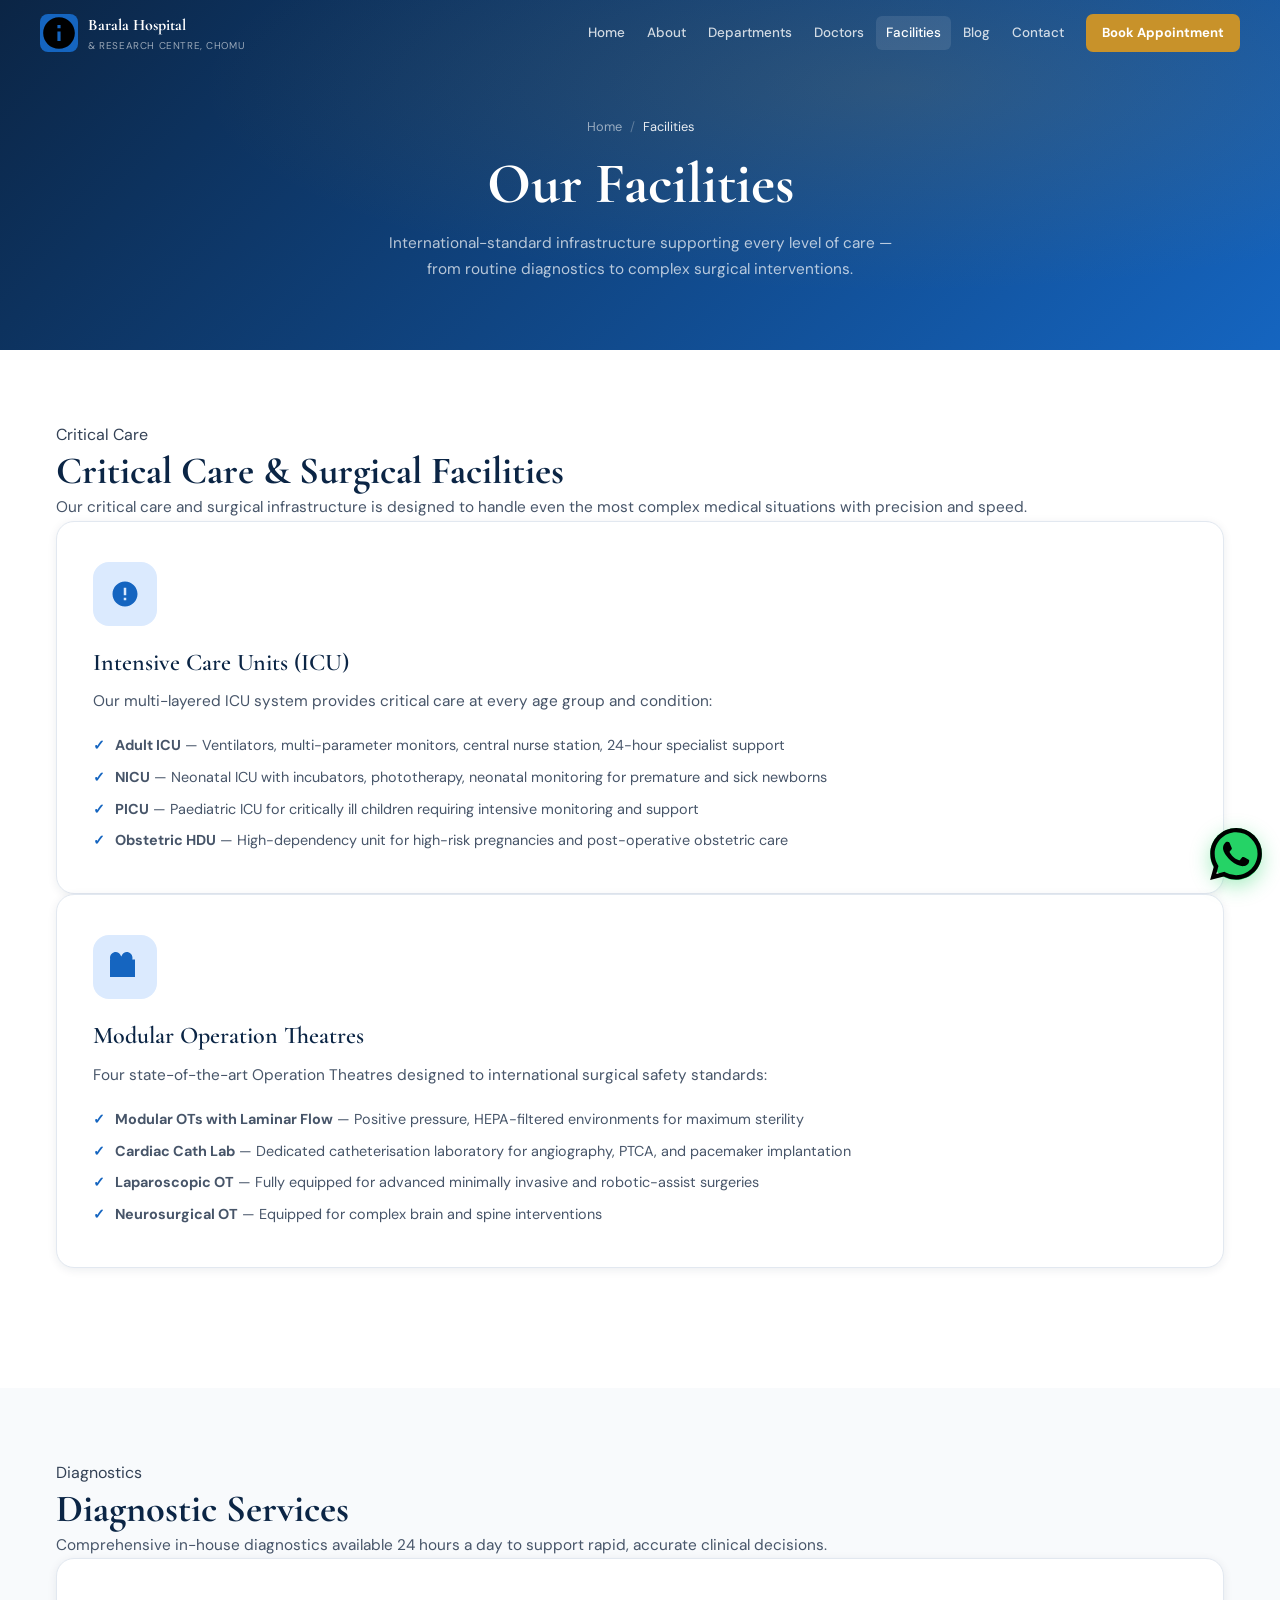
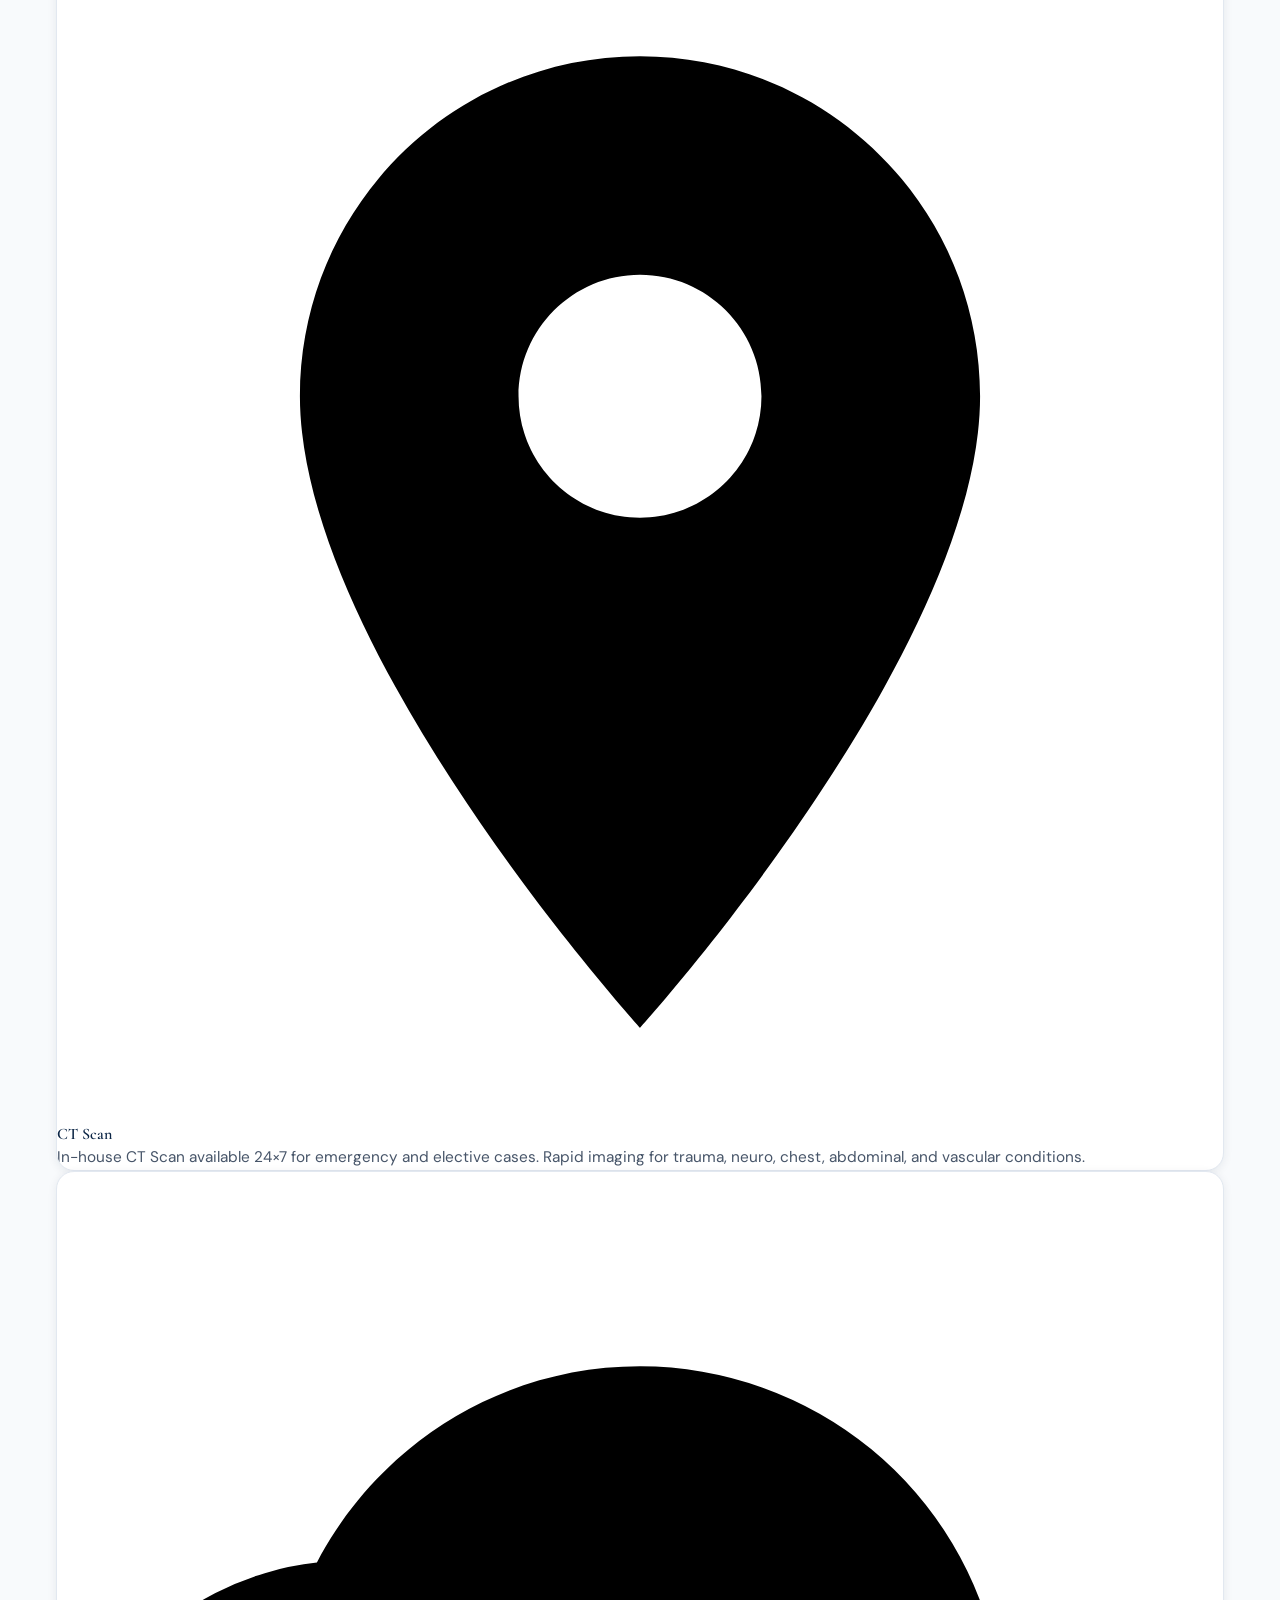
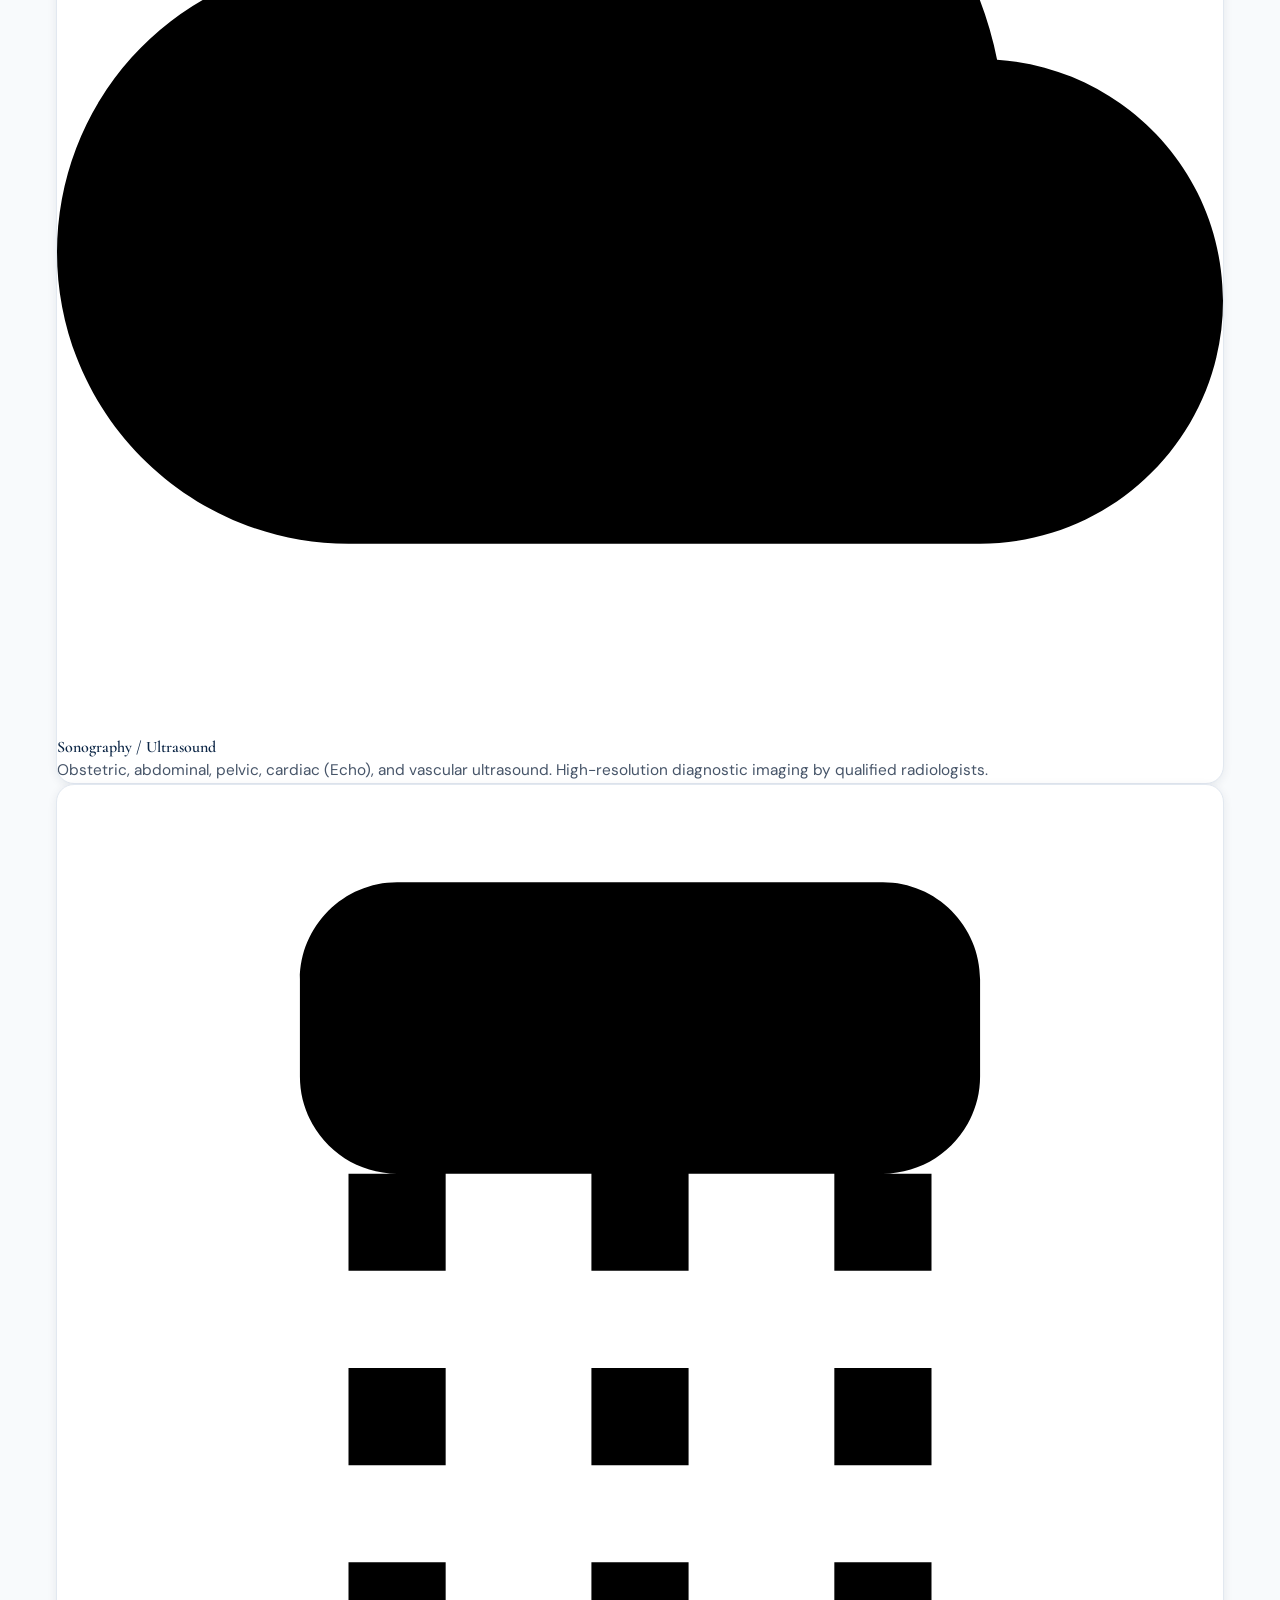
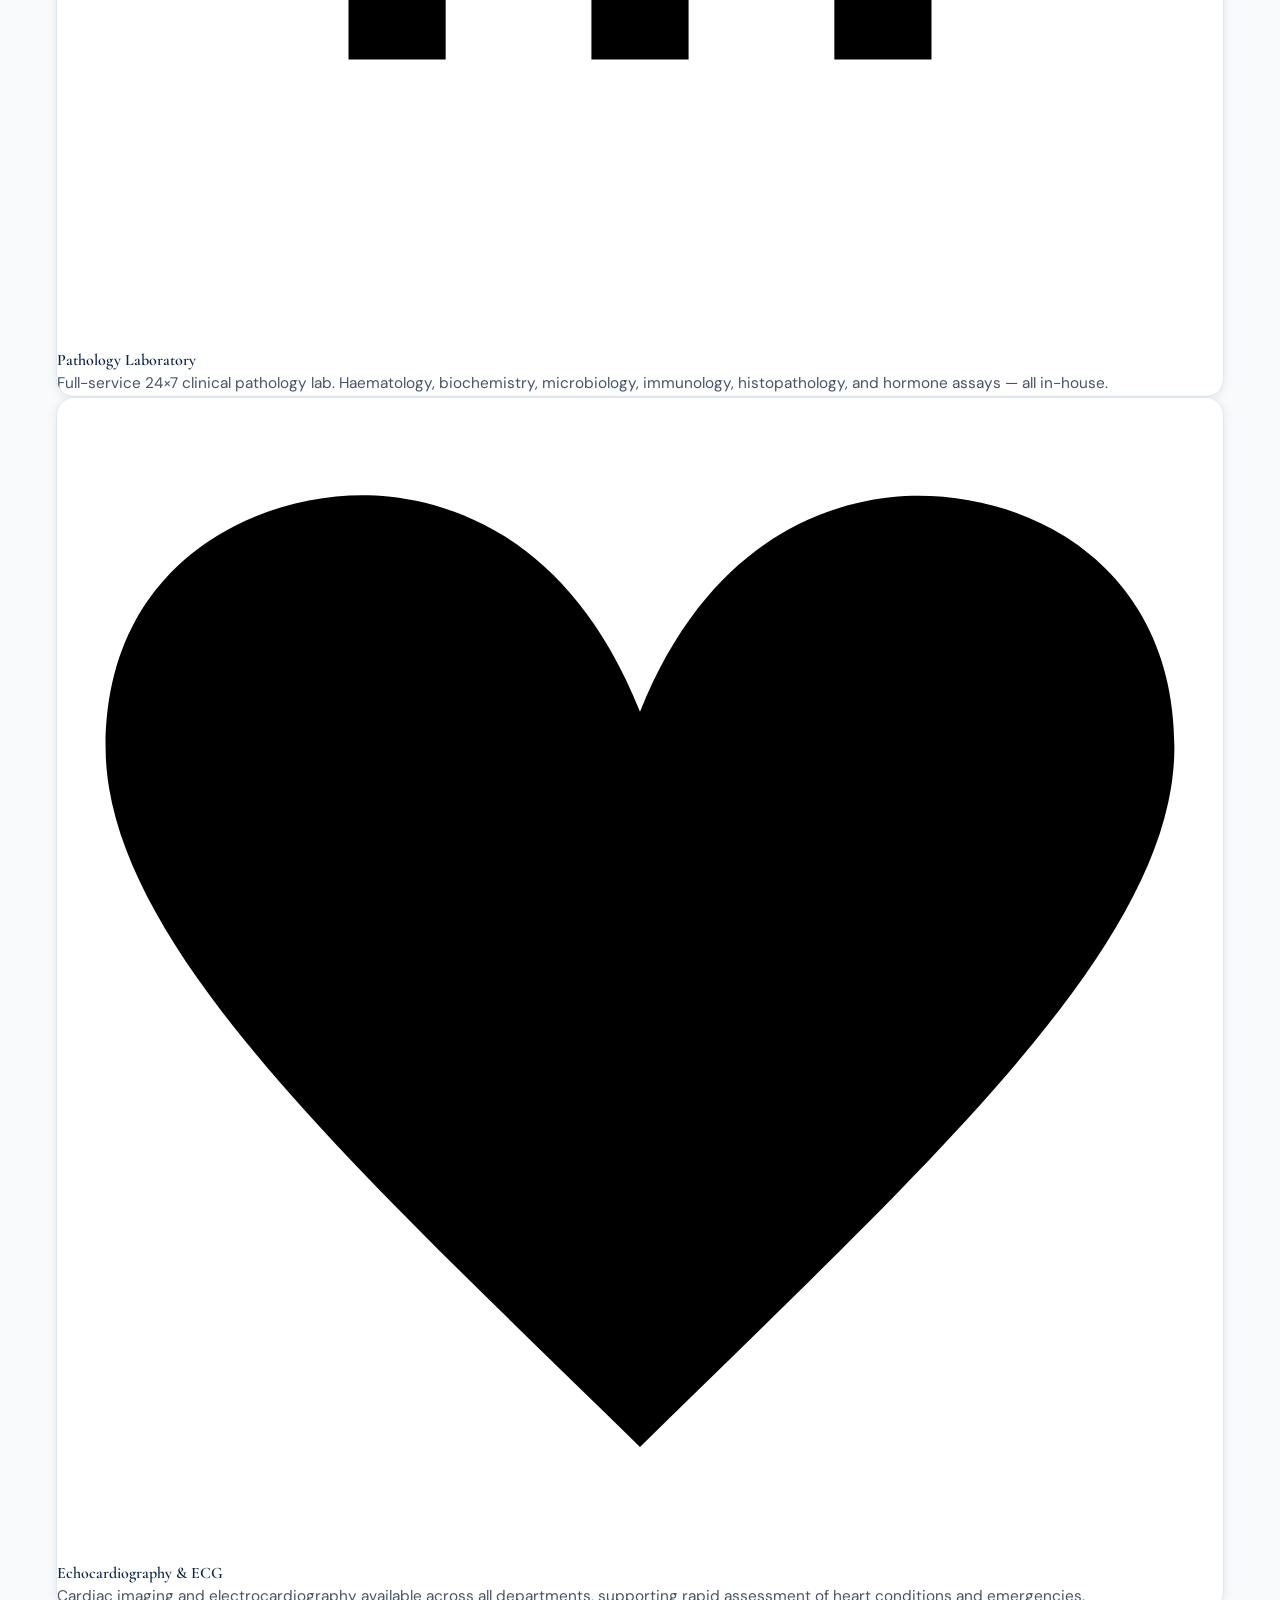
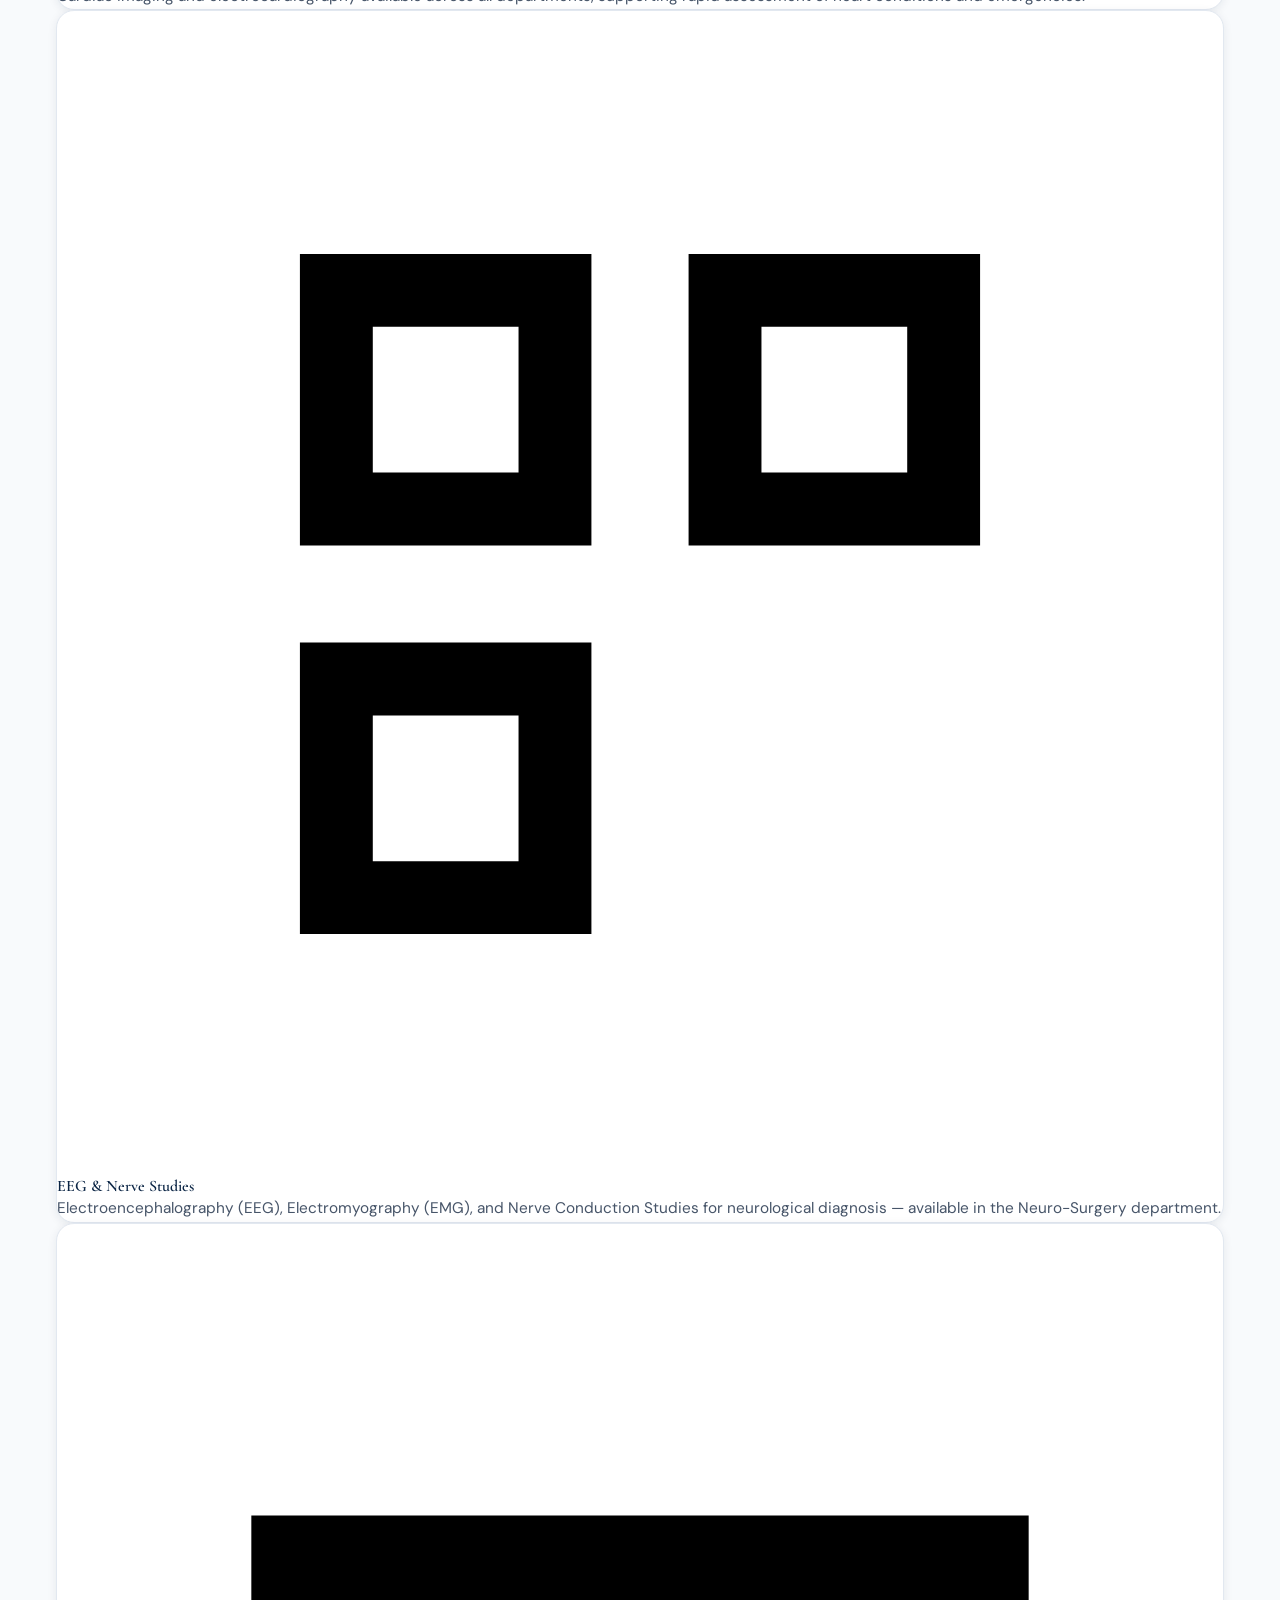
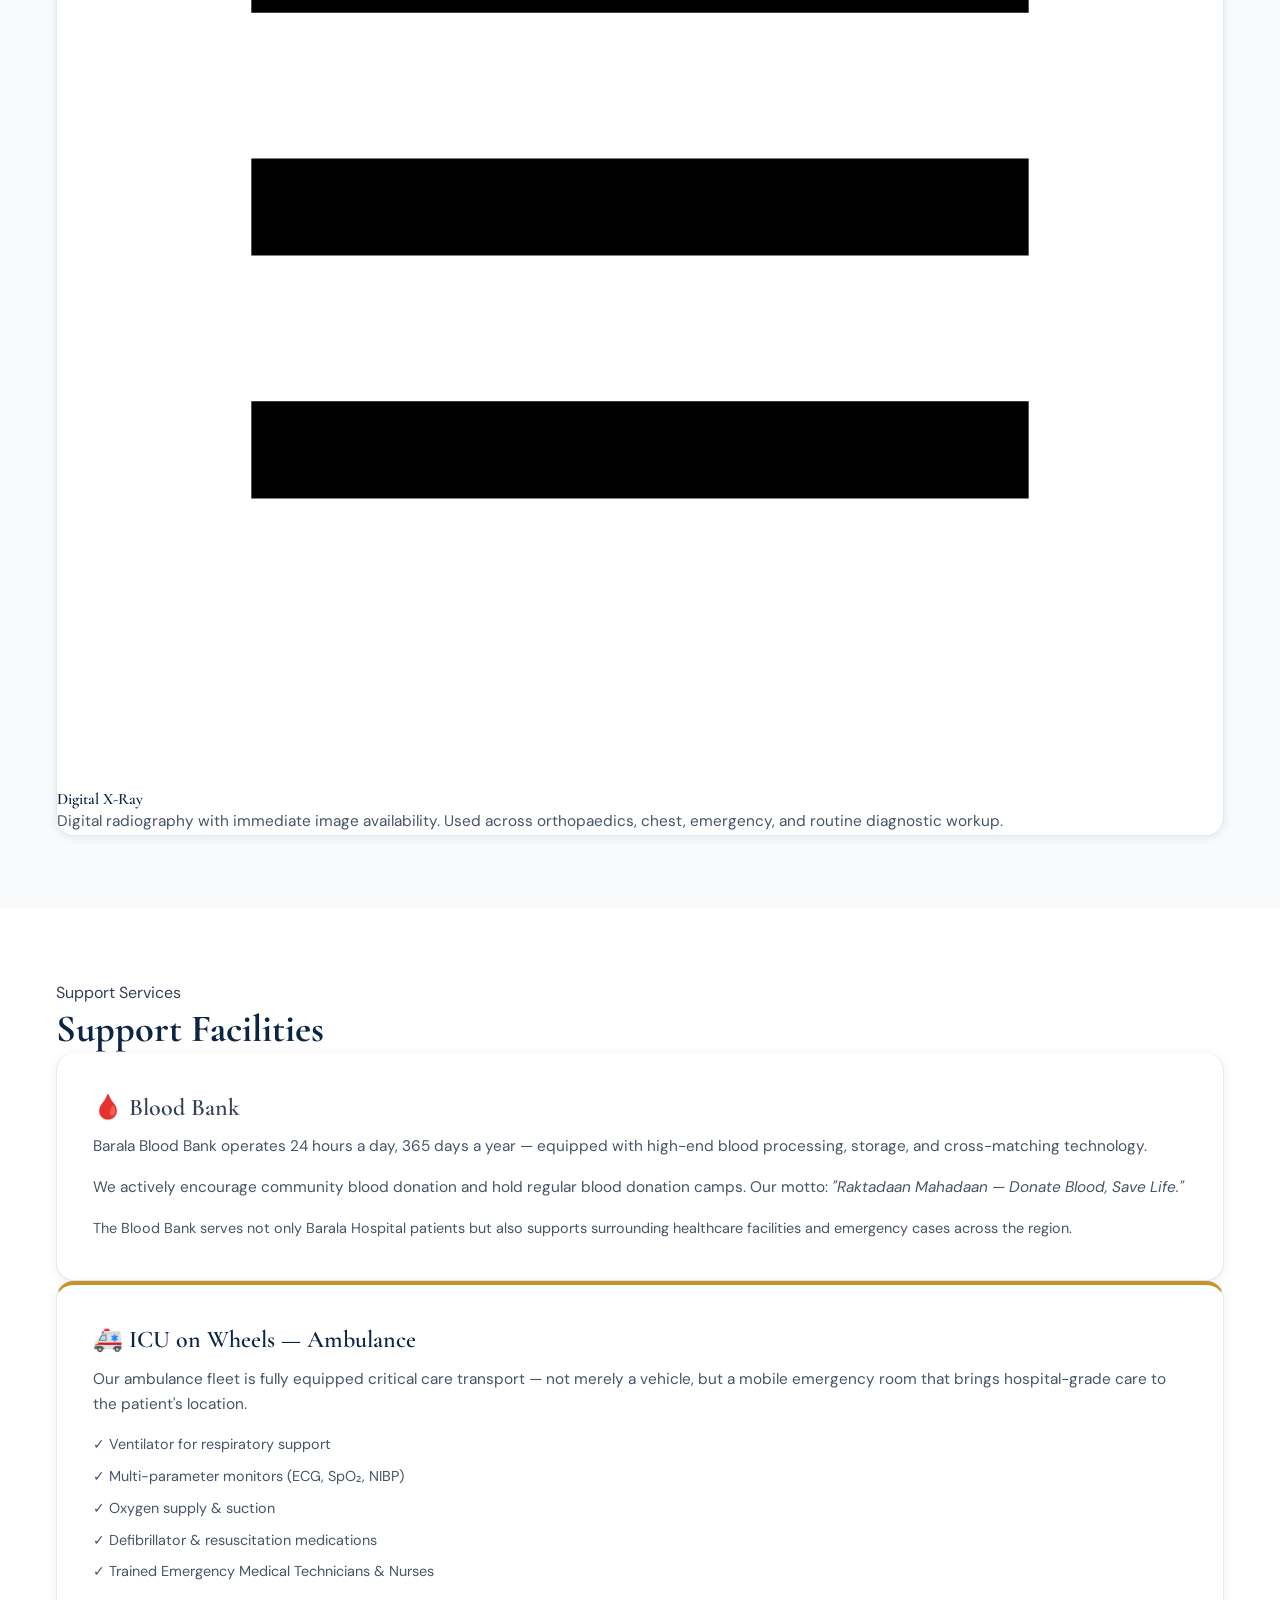
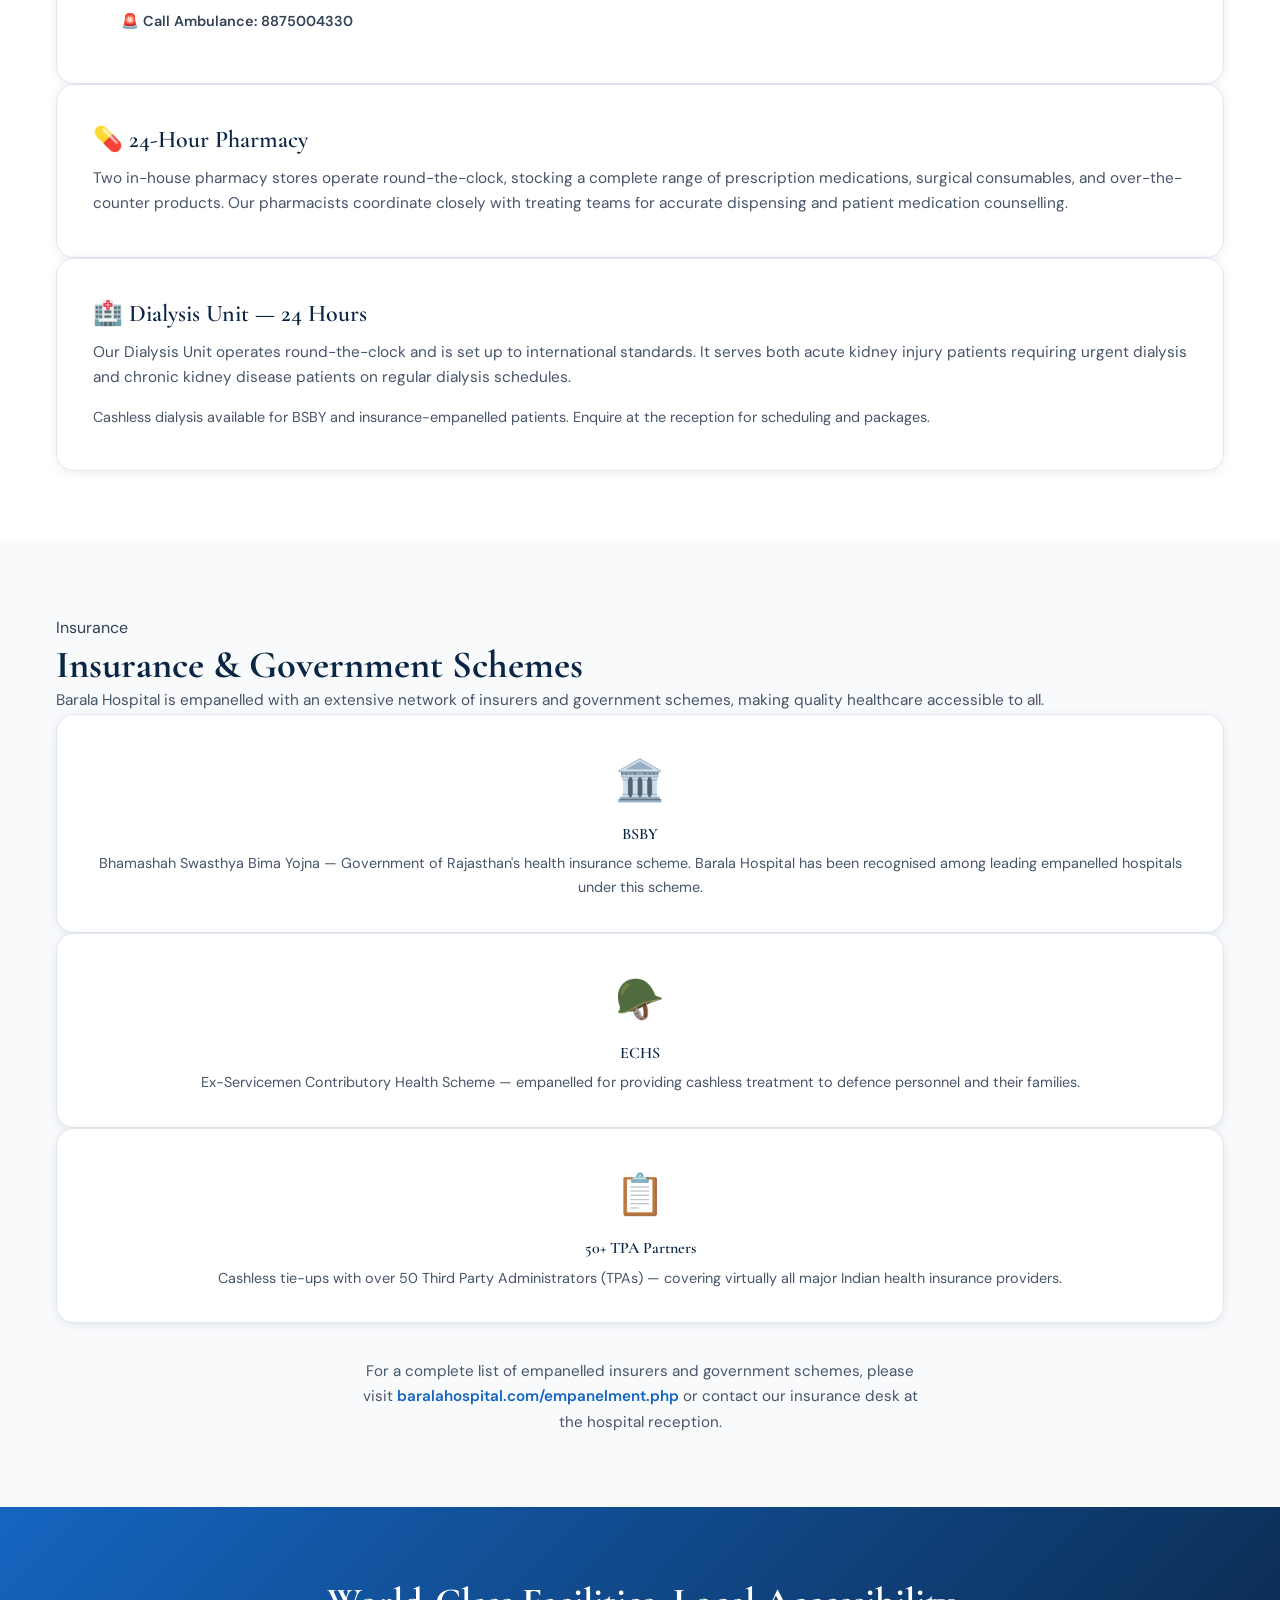
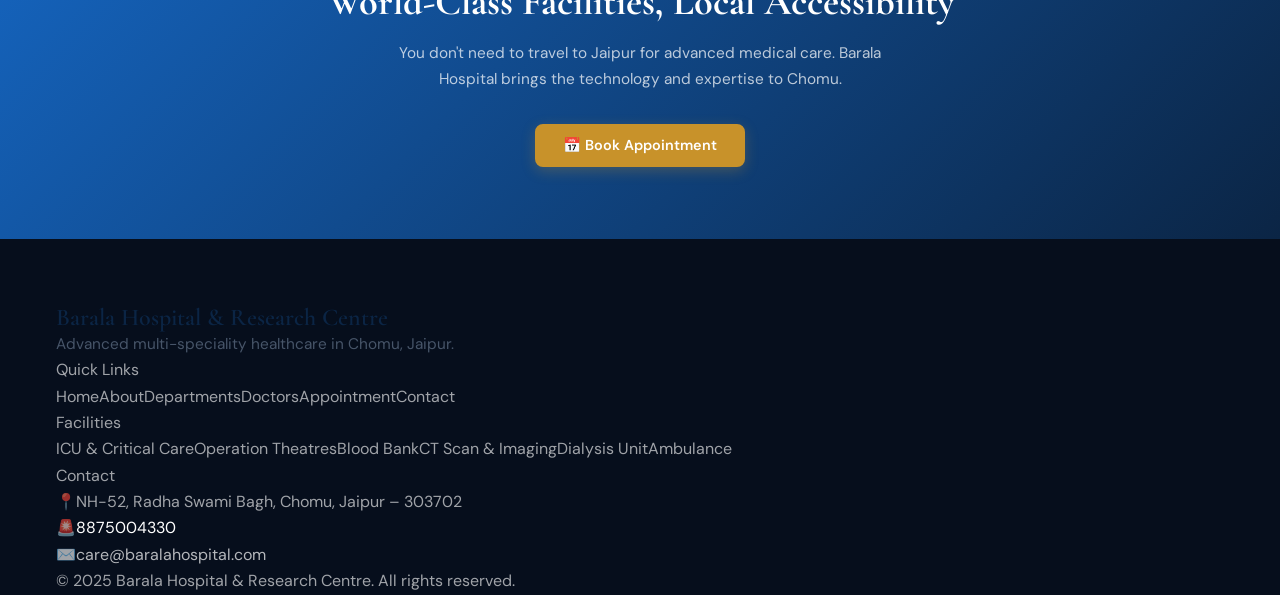
<file: facilities.html>
<!DOCTYPE html>
<html lang="en">
<head>
  <meta charset="UTF-8" />
  <meta name="viewport" content="width=device-width, initial-scale=1.0" />
  <title>Facilities — Barala Hospital & Research Centre</title>
  <meta name="description" content="World-class medical facilities at Barala Hospital Chomu — ICU, Modular OT, Cath Lab, CT Scan, Blood Bank, 24-hour Pharmacy and more." />
  <link rel="preconnect" href="https://fonts.googleapis.com" />
  <link rel="preconnect" href="https://fonts.gstatic.com" crossorigin />
  <link href="https://fonts.googleapis.com/css2?family=Cormorant+Garamond:ital,wght@0,400;0,600;0,700;1,400;1,600&family=DM+Sans:wght@400;500;600;700&display=swap" rel="stylesheet" />
  <link rel="stylesheet" href="css/style.css" />
</head>
<body>

<div class="emergency-bar"><span>🚨 24×7 Emergency</span><a href="tel:8875004330">8875004330</a><span>|</span><a href="tel:8875004329">8875004329</a></div>

<nav id="navbar" class="scrolled">
  <div class="nav-inner">
    <a href="index.html" class="nav-logo">
      <div class="nav-logo-icon"><svg viewBox="0 0 24 24"><path d="M12 2C6.48 2 2 6.48 2 12s4.48 10 10 10 10-4.48 10-10S17.52 2 12 2zm1 15h-2v-6h2v6zm0-8h-2V7h2v2z"/></svg></div>
      <div class="nav-logo-text"><span class="nav-logo-name">Barala Hospital</span><span class="nav-logo-sub">& Research Centre, Chomu</span></div>
    </a>
    <div class="nav-links">
      <a href="index.html" class="nav-link">Home</a><a href="about.html" class="nav-link">About</a>
      <a href="departments.html" class="nav-link">Departments</a><a href="doctors.html" class="nav-link">Doctors</a>
      <a href="facilities.html" class="nav-link active">Facilities</a><a href="blog.html" class="nav-link">Blog</a>
      <a href="contact.html" class="nav-link">Contact</a>
      <a href="#" class="nav-cta" data-modal="appointment">Book Appointment</a>
    </div>
    <button class="hamburger" id="hamburger"><span></span><span></span><span></span></button>
  </div>
  <div id="mobile-nav">
    <a href="index.html">Home</a><a href="about.html">About</a><a href="departments.html">Departments</a>
    <a href="doctors.html">Doctors</a><a href="facilities.html">Facilities</a><a href="blog.html">Blog</a>
    <a href="contact.html">Contact</a>
    <a href="#" class="mobile-cta" data-modal="appointment">📅 Book Appointment</a>
  </div>
</nav>

<div class="page-hero">
  <div class="breadcrumb"><a href="index.html">Home</a><span>/</span><span style="color:rgba(255,255,255,.9)">Facilities</span></div>
  <h1>Our Facilities</h1>
  <p>International-standard infrastructure supporting every level of care — from routine diagnostics to complex surgical interventions.</p>
</div>

<section class="section">
  <div class="container">
    <div class="reveal"><div class="section-tag">Critical Care</div><h2 class="section-heading">Critical Care & Surgical Facilities</h2><p class="section-sub">Our critical care and surgical infrastructure is designed to handle even the most complex medical situations with precision and speed.</p></div>
    <div class="grid-2 reveal" style="margin-bottom:48px;">
      <div class="card" style="padding:40px 36px;">
        <div style="width:64px;height:64px;background:var(--blue-light);border-radius:16px;display:flex;align-items:center;justify-content:center;margin-bottom:22px;">
          <svg viewBox="0 0 24 24" style="width:30px;height:30px;fill:var(--blue)"><path d="M12 2C6.48 2 2 6.48 2 12s4.48 10 10 10 10-4.48 10-10S17.52 2 12 2zm1 15h-2v-2h2v2zm0-4h-2V7h2v6z"/></svg>
        </div>
        <h3 style="margin-bottom:12px;">Intensive Care Units (ICU)</h3>
        <p style="margin-bottom:20px;">Our multi-layered ICU system provides critical care at every age group and condition:</p>
        <ul style="list-style:none;display:flex;flex-direction:column;gap:8px;">
          <li style="display:flex;gap:10px;font-size:.9rem;color:var(--gray-600);"><span style="color:var(--blue);font-weight:700;flex-shrink:0;">✓</span><div><strong>Adult ICU</strong> — Ventilators, multi-parameter monitors, central nurse station, 24-hour specialist support</div></li>
          <li style="display:flex;gap:10px;font-size:.9rem;color:var(--gray-600);"><span style="color:var(--blue);font-weight:700;flex-shrink:0;">✓</span><div><strong>NICU</strong> — Neonatal ICU with incubators, phototherapy, neonatal monitoring for premature and sick newborns</div></li>
          <li style="display:flex;gap:10px;font-size:.9rem;color:var(--gray-600);"><span style="color:var(--blue);font-weight:700;flex-shrink:0;">✓</span><div><strong>PICU</strong> — Paediatric ICU for critically ill children requiring intensive monitoring and support</div></li>
          <li style="display:flex;gap:10px;font-size:.9rem;color:var(--gray-600);"><span style="color:var(--blue);font-weight:700;flex-shrink:0;">✓</span><div><strong>Obstetric HDU</strong> — High-dependency unit for high-risk pregnancies and post-operative obstetric care</div></li>
        </ul>
      </div>
      <div class="card" style="padding:40px 36px;">
        <div style="width:64px;height:64px;background:var(--blue-light);border-radius:16px;display:flex;align-items:center;justify-content:center;margin-bottom:22px;">
          <svg viewBox="0 0 24 24" style="width:30px;height:30px;fill:var(--blue)"><path d="M20 6h-2.18c.07-.44.18-.86.18-1.3C18 2.12 15.88 0 13.3 0c-1.48 0-2.67.81-3.44 2.05L9 3.5 8.14 2.05C7.37.81 6.18 0 4.7 0 2.12 0 0 2.12 0 4.7c0 .44.11.86.18 1.3H0v14h20V6z"/></svg>
        </div>
        <h3 style="margin-bottom:12px;">Modular Operation Theatres</h3>
        <p style="margin-bottom:20px;">Four state-of-the-art Operation Theatres designed to international surgical safety standards:</p>
        <ul style="list-style:none;display:flex;flex-direction:column;gap:8px;">
          <li style="display:flex;gap:10px;font-size:.9rem;color:var(--gray-600);"><span style="color:var(--blue);font-weight:700;flex-shrink:0;">✓</span><div><strong>Modular OTs with Laminar Flow</strong> — Positive pressure, HEPA-filtered environments for maximum sterility</div></li>
          <li style="display:flex;gap:10px;font-size:.9rem;color:var(--gray-600);"><span style="color:var(--blue);font-weight:700;flex-shrink:0;">✓</span><div><strong>Cardiac Cath Lab</strong> — Dedicated catheterisation laboratory for angiography, PTCA, and pacemaker implantation</div></li>
          <li style="display:flex;gap:10px;font-size:.9rem;color:var(--gray-600);"><span style="color:var(--blue);font-weight:700;flex-shrink:0;">✓</span><div><strong>Laparoscopic OT</strong> — Fully equipped for advanced minimally invasive and robotic-assist surgeries</div></li>
          <li style="display:flex;gap:10px;font-size:.9rem;color:var(--gray-600);"><span style="color:var(--blue);font-weight:700;flex-shrink:0;">✓</span><div><strong>Neurosurgical OT</strong> — Equipped for complex brain and spine interventions</div></li>
        </ul>
      </div>
    </div>
  </div>
</section>

<section class="section bg-off">
  <div class="container">
    <div class="reveal"><div class="section-tag">Diagnostics</div><h2 class="section-heading">Diagnostic Services</h2><p class="section-sub">Comprehensive in-house diagnostics available 24 hours a day to support rapid, accurate clinical decisions.</p></div>
    <div class="grid-3 reveal">
      <div class="card facility-card"><div class="facility-icon"><svg viewBox="0 0 24 24"><path d="M12 2C8.13 2 5 5.13 5 9c0 5.25 7 13 7 13s7-7.75 7-13c0-3.87-3.13-7-7-7zm0 9.5c-1.38 0-2.5-1.12-2.5-2.5s1.12-2.5 2.5-2.5 2.5 1.12 2.5 2.5-1.12 2.5-2.5 2.5z"/></svg></div><div><h4>CT Scan</h4><p>In-house CT Scan available 24×7 for emergency and elective cases. Rapid imaging for trauma, neuro, chest, abdominal, and vascular conditions.</p></div></div>
      <div class="card facility-card"><div class="facility-icon"><svg viewBox="0 0 24 24"><path d="M19.35 10.04A7.49 7.49 0 0 0 12 4C9.11 4 6.6 5.64 5.35 8.04A5.994 5.994 0 0 0 0 14c0 3.31 2.69 6 6 6h13c2.76 0 5-2.24 5-5 0-2.64-2.05-4.78-4.65-4.96z"/></svg></div><div><h4>Sonography / Ultrasound</h4><p>Obstetric, abdominal, pelvic, cardiac (Echo), and vascular ultrasound. High-resolution diagnostic imaging by qualified radiologists.</p></div></div>
      <div class="card facility-card"><div class="facility-icon"><svg viewBox="0 0 24 24"><path d="M17 2H7c-1.1 0-2 .9-2 2v2c0 1.1.9 2 2 2h10c1.1 0 2-.9 2-2V4c0-1.1-.9-2-2-2zM8 18H6v-2h2v2zm0-4H6v-2h2v2zm0-4H6v-2h2v2zm5 8h-2v-2h2v2zm0-4h-2v-2h2v2zm0-4h-2v-2h2v2zm5 8h-2v-2h2v2zm0-4h-2v-2h2v2zm0-4h-2v-2h2v2z"/></svg></div><div><h4>Pathology Laboratory</h4><p>Full-service 24×7 clinical pathology lab. Haematology, biochemistry, microbiology, immunology, histopathology, and hormone assays — all in-house.</p></div></div>
      <div class="card facility-card"><div class="facility-icon"><svg viewBox="0 0 24 24"><path d="M12 21.593c-5.63-5.539-11-10.297-11-14.402 0-3.791 3.068-5.191 5.281-5.191 1.312 0 4.151.501 5.719 4.457 1.59-3.968 4.464-4.447 5.726-4.447 2.54 0 5.274 1.621 5.274 5.181 0 4.069-5.136 8.625-11 14.402z"/></svg></div><div><h4>Echocardiography & ECG</h4><p>Cardiac imaging and electrocardiography available across all departments, supporting rapid assessment of heart conditions and emergencies.</p></div></div>
      <div class="card facility-card"><div class="facility-icon"><svg viewBox="0 0 24 24"><path d="M9.5 6.5v3h-3v-3h3M11 5H5v6h6V5zm-1.5 9.5v3h-3v-3h3M11 13H5v6h6v-6zm6.5-6.5v3h-3v-3h3M19 5h-6v6h6V5z"/></svg></div><div><h4>EEG & Nerve Studies</h4><p>Electroencephalography (EEG), Electromyography (EMG), and Nerve Conduction Studies for neurological diagnosis — available in the Neuro-Surgery department.</p></div></div>
      <div class="card facility-card"><div class="facility-icon"><svg viewBox="0 0 24 24"><path d="M4 6h16v2H4zm0 5h16v2H4zm0 5h16v2H4z"/></svg></div><div><h4>Digital X-Ray</h4><p>Digital radiography with immediate image availability. Used across orthopaedics, chest, emergency, and routine diagnostic workup.</p></div></div>
    </div>
  </div>
</section>

<section class="section">
  <div class="container">
    <div class="reveal"><div class="section-tag">Support Services</div><h2 class="section-heading">Support Facilities</h2></div>
    <div class="grid-2 reveal">
      <div class="card" style="padding:40px 36px;border-top:4px solid var(--red-emerg);">
        <h3 style="margin-bottom:12px;color:var(--red-emerg);">🩸 Blood Bank</h3>
        <p style="margin-bottom:16px;">Barala Blood Bank operates 24 hours a day, 365 days a year — equipped with high-end blood processing, storage, and cross-matching technology.</p>
        <p style="margin-bottom:16px;">We actively encourage community blood donation and hold regular blood donation camps. Our motto: <em>"Raktadaan Mahadaan — Donate Blood, Save Life."</em></p>
        <p style="font-size:.9rem;color:var(--gray-600);">The Blood Bank serves not only Barala Hospital patients but also supports surrounding healthcare facilities and emergency cases across the region.</p>
      </div>
      <div class="card" style="padding:40px 36px;border-top:4px solid var(--gold);">
        <h3 style="margin-bottom:12px;">🚑 ICU on Wheels — Ambulance</h3>
        <p style="margin-bottom:16px;">Our ambulance fleet is fully equipped critical care transport — not merely a vehicle, but a mobile emergency room that brings hospital-grade care to the patient's location.</p>
        <ul style="list-style:none;display:flex;flex-direction:column;gap:8px;margin-bottom:16px;">
          <li style="font-size:.9rem;color:var(--gray-600);">✓ Ventilator for respiratory support</li>
          <li style="font-size:.9rem;color:var(--gray-600);">✓ Multi-parameter monitors (ECG, SpO₂, NIBP)</li>
          <li style="font-size:.9rem;color:var(--gray-600);">✓ Oxygen supply & suction</li>
          <li style="font-size:.9rem;color:var(--gray-600);">✓ Defibrillator & resuscitation medications</li>
          <li style="font-size:.9rem;color:var(--gray-600);">✓ Trained Emergency Medical Technicians & Nurses</li>
        </ul>
        <a href="tel:8875004330" class="btn btn-emergency">🚨 Call Ambulance: 8875004330</a>
      </div>
      <div class="card" style="padding:40px 36px;">
        <h3 style="margin-bottom:12px;">💊 24-Hour Pharmacy</h3>
        <p>Two in-house pharmacy stores operate round-the-clock, stocking a complete range of prescription medications, surgical consumables, and over-the-counter products. Our pharmacists coordinate closely with treating teams for accurate dispensing and patient medication counselling.</p>
      </div>
      <div class="card" style="padding:40px 36px;">
        <h3 style="margin-bottom:12px;">🏥 Dialysis Unit — 24 Hours</h3>
        <p style="margin-bottom:16px;">Our Dialysis Unit operates round-the-clock and is set up to international standards. It serves both acute kidney injury patients requiring urgent dialysis and chronic kidney disease patients on regular dialysis schedules.</p>
        <p style="font-size:.9rem;color:var(--gray-600);">Cashless dialysis available for BSBY and insurance-empanelled patients. Enquire at the reception for scheduling and packages.</p>
      </div>
    </div>
  </div>
</section>

<section class="section bg-off">
  <div class="container">
    <div class="reveal"><div class="section-tag">Insurance</div><h2 class="section-heading">Insurance & Government Schemes</h2><p class="section-sub">Barala Hospital is empanelled with an extensive network of insurers and government schemes, making quality healthcare accessible to all.</p></div>
    <div class="grid-3 reveal">
      <div class="card" style="padding:32px 28px;text-align:center;">
        <div style="font-size:2.5rem;margin-bottom:12px;">🏛️</div>
        <h4 style="margin-bottom:8px;">BSBY</h4>
        <p style="font-size:.9rem;">Bhamashah Swasthya Bima Yojna — Government of Rajasthan's health insurance scheme. Barala Hospital has been recognised among leading empanelled hospitals under this scheme.</p>
      </div>
      <div class="card" style="padding:32px 28px;text-align:center;">
        <div style="font-size:2.5rem;margin-bottom:12px;">🪖</div>
        <h4 style="margin-bottom:8px;">ECHS</h4>
        <p style="font-size:.9rem;">Ex-Servicemen Contributory Health Scheme — empanelled for providing cashless treatment to defence personnel and their families.</p>
      </div>
      <div class="card" style="padding:32px 28px;text-align:center;">
        <div style="font-size:2.5rem;margin-bottom:12px;">📋</div>
        <h4 style="margin-bottom:8px;">50+ TPA Partners</h4>
        <p style="font-size:.9rem;">Cashless tie-ups with over 50 Third Party Administrators (TPAs) — covering virtually all major Indian health insurance providers.</p>
      </div>
    </div>
    <div class="reveal" style="text-align:center;margin-top:36px;">
      <p style="max-width:580px;margin:0 auto;font-size:.95rem;color:var(--gray-600);">For a complete list of empanelled insurers and government schemes, please visit <a href="https://baralahospital.com/empanelment.php" target="_blank" style="color:var(--blue);font-weight:600;">baralahospital.com/empanelment.php</a> or contact our insurance desk at the hospital reception.</p>
    </div>
  </div>
</section>

<section style="background:linear-gradient(135deg,var(--blue) 0%,var(--navy) 100%);padding:72px 0;">
  <div class="container reveal" style="text-align:center;">
    <h2 style="color:white;margin-bottom:16px;">World-Class Facilities, Local Accessibility</h2>
    <p style="color:rgba(255,255,255,.72);max-width:500px;margin:0 auto 32px;">You don't need to travel to Jaipur for advanced medical care. Barala Hospital brings the technology and expertise to Chomu.</p>
    <a href="#" class="btn btn-gold" data-modal="appointment">📅 Book Appointment</a>
  </div>
</section>

<footer>
  <div class="container">
    <div class="footer-grid">
      <div class="footer-brand"><h3>Barala Hospital & Research Centre</h3><p>Advanced multi-speciality healthcare in Chomu, Jaipur.</p></div>
      <div><div class="footer-heading">Quick Links</div><a href="index.html" class="footer-link">Home</a><a href="about.html" class="footer-link">About</a><a href="departments.html" class="footer-link">Departments</a><a href="doctors.html" class="footer-link">Doctors</a><a href="appointment.html" class="footer-link">Appointment</a><a href="contact.html" class="footer-link">Contact</a></div>
      <div><div class="footer-heading">Facilities</div><a href="#" class="footer-link">ICU & Critical Care</a><a href="#" class="footer-link">Operation Theatres</a><a href="#" class="footer-link">Blood Bank</a><a href="#" class="footer-link">CT Scan & Imaging</a><a href="#" class="footer-link">Dialysis Unit</a><a href="#" class="footer-link">Ambulance</a></div>
      <div><div class="footer-heading">Contact</div><div class="footer-contact-item"><span class="footer-contact-icon">📍</span><span>NH-52, Radha Swami Bagh, Chomu, Jaipur – 303702</span></div><div class="footer-contact-item"><span class="footer-contact-icon">🚨</span><span><a href="tel:8875004330" style="color:white;">8875004330</a></span></div><div class="footer-contact-item"><span class="footer-contact-icon">✉️</span><span><a href="mailto:care@baralahospital.com" style="color:rgba(255,255,255,.7);">care@baralahospital.com</a></span></div></div>
    </div>
  </div>
  <div class="footer-bottom"><div class="container">© 2025 Barala Hospital & Research Centre. All rights reserved.</div></div>
</footer>

<a href="https://wa.me/918875004330" class="wa-float" target="_blank" rel="noopener" aria-label="WhatsApp"><svg viewBox="0 0 24 24"><path d="M17.472 14.382c-.297-.149-1.758-.867-2.03-.967-.273-.099-.471-.148-.67.15-.197.297-.767.966-.94 1.164-.173.199-.347.223-.644.075-.297-.15-1.255-.463-2.39-1.475-.883-.788-1.48-1.761-1.653-2.059-.173-.297-.018-.458.13-.606.134-.133.298-.347.446-.52.149-.174.198-.298.298-.497.099-.198.05-.371-.025-.52-.075-.149-.669-1.612-.916-2.207-.242-.579-.487-.5-.669-.51-.173-.008-.371-.01-.57-.01-.198 0-.52.074-.792.372-.272.297-1.04 1.016-1.04 2.479 0 1.462 1.065 2.875 1.213 3.074.149.198 2.096 3.2 5.077 4.487.709.306 1.262.489 1.694.625.712.227 1.36.195 1.871.118.571-.085 1.758-.719 2.006-1.413.248-.694.248-1.289.173-1.413-.074-.124-.272-.198-.57-.347m-5.421 7.403h-.004a9.87 9.87 0 0 1-5.031-1.378l-.361-.214-3.741.982.998-3.648-.235-.374a9.86 9.86 0 0 1-1.51-5.26c.001-5.45 4.436-9.884 9.888-9.884 2.64 0 5.122 1.03 6.988 2.898a9.825 9.825 0 0 1 2.893 6.994c-.003 5.45-4.437 9.884-9.885 9.884m8.413-18.297A11.815 11.815 0 0 0 12.05 0C5.495 0 .16 5.335.157 11.892c0 2.096.547 4.142 1.588 5.945L.057 24l6.305-1.654a11.882 11.882 0 0 0 5.683 1.448h.005c6.554 0 11.89-5.335 11.893-11.893a11.821 11.821 0 0 0-3.48-8.413Z"/></svg></a>

<div class="modal-overlay" id="appt-modal" role="dialog" aria-modal="true">
  <div class="modal-box">
    <button class="modal-close" onclick="closeModal()">✕</button>
    <div class="modal-icon"><svg viewBox="0 0 24 24"><path d="M17 12h-5v5h5v-5zM16 1v2H8V1H6v2H5c-1.11 0-1.99.9-1.99 2L3 19c0 1.1.89 2 2 2h14c1.1 0 2-.9 2-2V5c0-1.1-.9-2-2-2h-1V1h-2zm3 18H5V8h14v11z"/></svg></div>
    <div class="modal-title">Book Appointment</div>
    <p class="modal-sub">Fill the form to confirm via WhatsApp.</p>
    <form id="appt-form" novalidate>
      <div class="form-group"><label class="form-label" for="f-name">Patient Name *</label><input type="text" id="f-name" class="form-control" placeholder="Full name" required /></div>
      <div style="display:grid;grid-template-columns:1fr 1fr;gap:14px;"><div class="form-group"><label class="form-label" for="f-age">Age *</label><input type="number" id="f-age" class="form-control" placeholder="Age" required /></div><div class="form-group"><label class="form-label" for="f-gender">Gender *</label><select id="f-gender" class="form-control" required><option value="">Select</option><option>Male</option><option>Female</option><option>Other</option></select></div></div>
      <div class="form-group"><label class="form-label" for="f-phone">Mobile Number *</label><input type="tel" id="f-phone" class="form-control" placeholder="10-digit number" maxlength="10" required /></div>
      <div class="form-group"><label class="form-label" for="f-dept">Department</label><select id="f-dept" class="form-control"><option value="">Select</option><option>Cardiology</option><option>Neuro-Surgery</option><option>Gynaecology</option><option>Orthopaedics</option><option>Paediatrics</option><option>Urology</option><option>Other</option></select></div>
      <div class="form-group"><label class="form-label" for="f-date">Preferred Date *</label><input type="date" id="f-date" class="form-control" required /></div>
      <button type="submit" class="btn btn-primary" style="width:100%;justify-content:center;padding:15px;">📲 Confirm via WhatsApp</button>
    </form>
  </div>
</div>

<script src="js/script.js"></script>
</body>
</html>
</file>
<file: css/style.css>
/* ============================================================
   BARALA HOSPITAL & RESEARCH CENTRE
   Design System v3 — Fully Corrected & Production-Ready
   
   All 8 issues resolved:
   [1] Global overflow-x fix — zero horizontal scroll
   [2] Emergency bar removed from top permanently  
   [3] Hero full-width, responsive, properly centered
   [4] Doctors grid: repeat(2,1fr) mobile → 4-col desktop
   [5] Font Awesome social + WhatsApp icons
   [6] Why-Us stats: dark bg + gold text = high contrast
   [7] Appointment modal: 5 fields only
   [8] Container mobile-first, no broken margins
   ============================================================ */

/* ── [1] GLOBAL RESET ─────────────────────────────────────── */
*, *::before, *::after {
  box-sizing: border-box;
  margin: 0;
  padding: 0;
}

html {
  width: 100%;
  overflow-x: hidden;
  scroll-behavior: smooth;
  -webkit-text-size-adjust: 100%;
}

body {
  width: 100%;
  overflow-x: hidden;
  font-family: 'DM Sans', sans-serif;
  font-size: 16px;
  color: #334155;
  background: #ffffff;
  line-height: 1.65;
  -webkit-font-smoothing: antialiased;
  -moz-osx-font-smoothing: grayscale;
}

img, svg, video, iframe {
  max-width: 100%;
  display: block;
}

a { text-decoration: none; color: inherit; }

/* ── DESIGN TOKENS ────────────────────────────────────────── */
:root {
  --navy:        #0B2545;
  --blue:        #1565C0;
  --blue-mid:    #1976D2;
  --blue-light:  #DBEAFE;
  --gold:        #C8922A;
  --gold-light:  #FEF3C7;
  --white:       #FFFFFF;
  --off:         #F8FAFC;
  --gray-100:    #F1F5F9;
  --gray-200:    #E2E8F0;
  --gray-400:    #94A3B8;
  --gray-600:    #475569;
  --gray-800:    #1E293B;
  --red:         #DC2626;
  --green-wa:    #25D366;
  --shadow-xs:   0 1px 4px rgba(0,0,0,.06);
  --shadow-sm:   0 2px 10px rgba(11,37,69,.08);
  --shadow-md:   0 8px 30px rgba(11,37,69,.12);
  --shadow-lg:   0 20px 60px rgba(11,37,69,.16);
  --r:           12px;
  --r-lg:        18px;
  --ease:        cubic-bezier(.4,0,.2,1);
  --dur:         0.28s;
}

/* ── TYPOGRAPHY ───────────────────────────────────────────── */
h1, h2, h3, h4, h5 {
  font-family: 'Cormorant Garamond', serif;
  color: var(--navy);
  line-height: 1.22;
  word-break: break-word;
}
h1 { font-size: clamp(1.8rem, 4.5vw, 3.8rem); font-weight: 700; }
h2 { font-size: clamp(1.5rem, 3vw, 2.6rem);   font-weight: 700; }
h3 { font-size: clamp(1.1rem, 2vw, 1.5rem);   font-weight: 600; }
h4 { font-size: 1rem;                          font-weight: 600; }
p  { color: var(--gray-600); font-size: .96rem; }

/* ── [8] CONTAINER ────────────────────────────────────────── */
.container {
  width: 100%;
  max-width: 1200px;
  margin: 0 auto;
  padding: 0 16px;
}

.section    { padding: 72px 0; }
.section-sm { padding: 48px 0; }
.bg-off     { background: var(--off); }
.bg-navy    { background: var(--navy); }
.text-center { text-align: center; }

/* ── SECTION LABEL ────────────────────────────────────────── */
.label {
  display: inline-flex;
  align-items: center;
  gap: 7px;
  font-size: .72rem;
  font-weight: 700;
  letter-spacing: .14em;
  text-transform: uppercase;
  color: var(--blue);
  background: var(--blue-light);
  border-radius: 100px;
  padding: 4px 14px;
  margin-bottom: 12px;
}
.label::before {
  content: '';
  width: 5px; height: 5px;
  border-radius: 50%;
  background: var(--gold);
  flex-shrink: 0;
}
.label-white {
  background: rgba(255,255,255,.12);
  color: rgba(255,255,255,.9);
}
.label-white::before { background: var(--gold); }

/* ── BUTTONS ──────────────────────────────────────────────── */
.btn {
  display: inline-flex;
  align-items: center;
  justify-content: center;
  gap: 8px;
  padding: 12px 26px;
  border-radius: 8px;
  font-family: 'DM Sans', sans-serif;
  font-size: .9rem;
  font-weight: 600;
  cursor: pointer;
  border: 2px solid transparent;
  transition: background var(--dur) var(--ease),
              color var(--dur) var(--ease),
              border-color var(--dur) var(--ease),
              transform var(--dur) var(--ease),
              box-shadow var(--dur) var(--ease);
  white-space: nowrap;
  text-decoration: none;
  line-height: 1;
}
.btn-primary {
  background: var(--blue); color: #fff; border-color: var(--blue);
  box-shadow: 0 4px 14px rgba(21,101,192,.28);
}
.btn-primary:hover {
  background: var(--navy); border-color: var(--navy);
  transform: translateY(-2px);
}
.btn-gold {
  background: var(--gold); color: #fff; border-color: var(--gold);
  box-shadow: 0 4px 14px rgba(200,146,42,.28);
}
.btn-gold:hover {
  background: #a57320; border-color: #a57320;
  transform: translateY(-2px);
}
.btn-outline {
  background: transparent; color: #fff;
  border-color: rgba(255,255,255,.45);
}
.btn-outline:hover {
  background: rgba(255,255,255,.1);
  border-color: #fff;
  transform: translateY(-2px);
}
.btn-block {
  width: 100%;
  padding: 14px;
  font-size: .95rem;
}

/* ── [2] EMERGENCY BAR — hidden everywhere ────────────────── */
.emergency-bar { display: none !important; }

/* ── NAVBAR ───────────────────────────────────────────────── */
#navbar {
  position: fixed;
  top: 0; left: 0; right: 0;
  z-index: 1000;
  transition: background var(--dur) var(--ease),
              box-shadow var(--dur) var(--ease);
}
#navbar.top {
  background: transparent;
  box-shadow: none;
}
#navbar.scrolled {
  background: rgba(7,20,42,.97);
  backdrop-filter: blur(16px);
  -webkit-backdrop-filter: blur(16px);
  box-shadow: 0 2px 20px rgba(0,0,0,.25);
}

.nav-inner {
  display: flex;
  align-items: center;
  justify-content: space-between;
  height: 66px;
  padding: 0 20px;
  max-width: 1240px;
  margin: 0 auto;
}

/* Logo */
.nav-logo {
  display: flex;
  align-items: center;
  gap: 10px;
  flex-shrink: 0;
  text-decoration: none;
}
.nav-logo-icon {
  width: 38px; height: 38px;
  background: var(--blue);
  border-radius: 8px;
  display: flex;
  align-items: center;
  justify-content: center;
  flex-shrink: 0;
}
.nav-logo-icon img { width: 28px; height: 28px; object-fit: contain; }
.nav-logo-name {
  font-family: 'Cormorant Garamond', serif;
  font-size: 1rem; font-weight: 700;
  color: #fff; display: block;
  white-space: nowrap;
}
.nav-logo-sub {
  font-size: .62rem; color: rgba(255,255,255,.58);
  display: block; letter-spacing: .06em;
  text-transform: uppercase; white-space: nowrap;
}

/* Desktop links */
.nav-links {
  display: flex;
  align-items: center;
  gap: 2px;
  margin-left: auto;
  padding-left: 16px;
}
.nav-link {
  color: rgba(255,255,255,.8);
  font-size: .84rem; font-weight: 500;
  padding: 6px 10px; border-radius: 6px;
  transition: all var(--dur) var(--ease);
  white-space: nowrap;
}
.nav-link:hover, .nav-link.active {
  color: #fff;
  background: rgba(255,255,255,.1);
}
.nav-cta {
  background: var(--gold); color: #fff;
  padding: 8px 16px; border-radius: 7px;
  font-weight: 700; font-size: .82rem;
  margin-left: 10px; transition: all var(--dur) var(--ease);
  white-space: nowrap; flex-shrink: 0;
}
.nav-cta:hover { background: #a57320; transform: translateY(-1px); }

/* Hamburger */
.hamburger {
  display: none;
  flex-direction: column;
  gap: 5px;
  background: none; border: none;
  cursor: pointer; padding: 4px;
  flex-shrink: 0; margin-left: 12px;
}
.hamburger span {
  width: 23px; height: 2px;
  background: #fff; border-radius: 2px;
  display: block;
  transition: all var(--dur) var(--ease);
}

/* Mobile menu */
#mobile-nav {
  display: none;
  flex-direction: column;
  background: rgba(7,20,42,.98);
  border-top: 1px solid rgba(255,255,255,.08);
  padding: 12px 20px 20px;
}
#mobile-nav.open { display: flex; }
#mobile-nav a {
  color: rgba(255,255,255,.82);
  padding: 11px 0; font-size: .92rem; font-weight: 500;
  border-bottom: 1px solid rgba(255,255,255,.06);
}
#mobile-nav a:last-child { border-bottom: none; }
.mobile-cta {
  margin-top: 12px !important;
  background: var(--gold) !important;
  color: #fff !important;
  text-align: center; padding: 13px !important;
  border-radius: 8px; font-weight: 700 !important;
  border-bottom: none !important;
}

/* ── [3] HERO — Full viewport, centered, overflow-safe ────── */
.hero {
  position: relative;
  min-height: 100vh;
  width: 100%;
  display: flex;
  flex-direction: column;
  justify-content: center;
  overflow: hidden;
}

/* layered background */
.hero-bg {
  position: absolute; inset: 0; z-index: 0;
  background: linear-gradient(145deg,#071428 0%,#0f2d5e 50%,#1565C0 100%);
}
.hero-bg-img {
  position: absolute; inset: 0; z-index: 1;
  background: url('../images/hospital.jpg') center/cover no-repeat;
  opacity: .15;
}
.hero-pattern {
  position: absolute; inset: 0; z-index: 2;
  background:
    radial-gradient(ellipse at 75% 15%, rgba(200,146,42,.2) 0%, transparent 55%),
    radial-gradient(ellipse at 5% 85%,  rgba(255,255,255,.05) 0%, transparent 40%);
}

/* content wrapper — horizontally centered */
.hero-body {
  position: relative; z-index: 10;
  width: 100%; max-width: 760px;
  margin: 0 auto;
  padding: 120px 20px 100px;
}

.hero-badge {
  display: inline-flex; align-items: center; gap: 8px;
  background: rgba(255,255,255,.1);
  border: 1px solid rgba(255,255,255,.2);
  border-radius: 100px; padding: 5px 16px;
  margin-bottom: 20px; font-size: .74rem;
  color: rgba(255,255,255,.88); font-weight: 600;
  letter-spacing: .1em; text-transform: uppercase;
}
.hero-dot {
  width: 7px; height: 7px; border-radius: 50%;
  background: #4ade80; animation: pulse 1.8s infinite; flex-shrink: 0;
}
@keyframes pulse {
  0%,100% { opacity: 1; transform: scale(1); }
  50%      { opacity: .4; transform: scale(.8); }
}

.hero h1 {
  color: #fff; margin-bottom: 18px;
  text-shadow: 0 2px 20px rgba(0,0,0,.3);
}
.hero h1 em {
  font-style: normal;
  color: var(--gold);
}

.hero-desc {
  color: rgba(255,255,255,.75);
  font-size: 1rem; max-width: 540px;
  line-height: 1.8; margin-bottom: 28px;
}

/* pills row */
.hero-pills {
  display: flex; flex-wrap: wrap; gap: 8px;
  margin-bottom: 32px;
}
.pill {
  display: inline-flex; align-items: center; gap: 6px;
  background: rgba(255,255,255,.09);
  border: 1px solid rgba(255,255,255,.16);
  border-radius: 100px; padding: 6px 14px;
  color: #fff; font-size: .8rem; font-weight: 500;
}
.pill i { color: var(--gold); font-size: .75rem; }

/* CTA row */
.hero-ctas {
  display: flex; gap: 12px; flex-wrap: wrap;
}

/* Stats bar */
.hero-stats {
  position: absolute; bottom: 0; left: 0; right: 0; z-index: 10;
  background: rgba(255,255,255,.07);
  backdrop-filter: blur(18px);
  -webkit-backdrop-filter: blur(18px);
  border-top: 1px solid rgba(255,255,255,.12);
}
.hero-stats-grid {
  max-width: 1200px; margin: 0 auto;
  padding: 0 16px;
  display: grid;
  grid-template-columns: repeat(4, 1fr);
}
.hero-stat {
  padding: 20px 12px; text-align: center;
  border-right: 1px solid rgba(255,255,255,.1);
}
.hero-stat:last-child { border-right: none; }
.stat-n {
  font-family: 'Cormorant Garamond', serif;
  font-size: 2rem; font-weight: 700; color: #fff; line-height: 1;
  display: block;
}
.stat-l {
  font-size: .66rem; color: rgba(255,255,255,.62);
  margin-top: 5px; text-transform: uppercase;
  letter-spacing: .06em; display: block;
}

/* ── CARD BASE ────────────────────────────────────────────── */
.card {
  background: #fff;
  border-radius: var(--r-lg);
  border: 1px solid var(--gray-200);
  box-shadow: var(--shadow-sm);
  transition:
    box-shadow var(--dur) var(--ease),
    transform  var(--dur) var(--ease),
    border-color var(--dur) var(--ease);
  overflow: hidden;
}
.card:hover {
  box-shadow: var(--shadow-md);
  transform: translateY(-4px);
  border-color: #bfdbfe;
}

/* ── DEPARTMENT CARDS ─────────────────────────────────────── */
.dept-grid {
  display: grid;
  grid-template-columns: repeat(3, 1fr);
  gap: 20px;
}
.dept-card { padding: 28px 24px; position: relative; }
.dept-card::after {
  content: ''; position: absolute;
  top: 0; left: 0; right: 0; height: 3px;
  background: linear-gradient(90deg, var(--blue), var(--gold));
  transform: scaleX(0); transform-origin: left;
  transition: transform var(--dur) var(--ease);
}
.dept-card:hover::after { transform: scaleX(1); }
.dept-icon {
  width: 52px; height: 52px;
  border-radius: 12px; background: var(--blue-light);
  display: flex; align-items: center; justify-content: center;
  margin-bottom: 16px;
  transition: all var(--dur) var(--ease);
}
.dept-card:hover .dept-icon { background: var(--blue); transform: scale(1.05); }
.dept-icon svg { width: 24px; height: 24px; fill: var(--blue); transition: fill var(--dur) var(--ease); }
.dept-card:hover .dept-icon svg { fill: #fff; }
.dept-card h3 { font-size: 1.08rem; margin-bottom: 8px; }
.dept-card p  { font-size: .86rem; line-height: 1.62; }
.dept-more {
  display: inline-flex; align-items: center; gap: 5px;
  color: var(--blue); font-size: .83rem; font-weight: 600;
  margin-top: 14px;
  transition: gap var(--dur) var(--ease);
}
.dept-more:hover { gap: 10px; }

/* ── [6] WHY-US — CONTRAST FIXED ─────────────────────────── */
/*
   Root problem: inline grid + white text on semi-transparent
   cards that appeared white on some screens.
   Fix: .why-wrap uses named CSS class (not inline style) so
   responsive breakpoint can collapse to 1-col on mobile.
   Stat cards use --gold numbers on dark bg = always visible.
*/
.why-section { background: var(--navy); padding: 72px 0; }

.why-grid {
  display: grid;
  grid-template-columns: 1fr 1fr;
  gap: 56px;
  align-items: center;
}

/* text side */
.why-section h2 { color: #fff; }
.why-section p  { color: rgba(255,255,255,.68); }
.why-section h4 { color: #fff; }

.why-item {
  display: flex; gap: 14px;
  align-items: flex-start;
  margin-bottom: 22px;
}
.why-item-icon {
  width: 44px; height: 44px; flex-shrink: 0;
  background: rgba(255,255,255,.08);
  border-radius: 10px;
  display: flex; align-items: center; justify-content: center;
}
.why-item-icon svg { width: 20px; height: 20px; fill: var(--gold); }
.why-item h4 { color: #fff; margin-bottom: 3px; font-size: .97rem; }
.why-item p  { color: rgba(255,255,255,.62); font-size: .86rem; }

/* stats side — 2×2 grid */
.stat-cards {
  display: grid;
  grid-template-columns: 1fr 1fr;
  gap: 16px;
}
.s-card {
  background: rgba(255,255,255,.06);
  border: 1px solid rgba(255,255,255,.12);
  border-radius: 14px;
  padding: 26px 18px;
  text-align: center;
}
/* offset every second card on desktop for stagger */
.s-card:nth-child(even) { margin-top: 22px; }

.s-num {
  font-family: 'Cormorant Garamond', serif;
  font-size: 2.4rem; font-weight: 700;
  color: var(--gold);          /* gold on dark = always visible */
  line-height: 1; display: block;
}
.s-lbl {
  color: rgba(255,255,255,.72); /* light on dark = always visible */
  font-size: .76rem; margin-top: 8px;
  line-height: 1.5; display: block;
}

/* ── [4] DOCTOR CARDS ─────────────────────────────────────── */
/*
   Mobile:  repeat(2, 1fr)   — 2 per row, explicit
   Tablet:  repeat(2, 1fr)
   Desktop: repeat(4, 1fr)   — 4 per row
*/
.doctors-grid {
  display: grid;
  grid-template-columns: repeat(2, 1fr);  /* mobile default */
  gap: 16px;
}

.doc-card { text-align: center; }
.doc-img {
  position: relative;
  aspect-ratio: 3/4;           /* portrait ratio, works on all widths */
  overflow: hidden;
  background: var(--gray-100);
}
.doc-img img {
  width: 100%; height: 100%;
  object-fit: cover; object-position: top;
  transition: transform .4s var(--ease);
}
.doc-card:hover .doc-img img { transform: scale(1.05); }

.doc-hover {
  position: absolute; inset: 0;
  background: linear-gradient(to top, rgba(11,37,69,.85) 0%, transparent 55%);
  display: flex; align-items: flex-end;
  justify-content: center; padding-bottom: 16px;
  opacity: 0; transition: opacity var(--dur) var(--ease);
}
.doc-card:hover .doc-hover { opacity: 1; }

.doc-info { padding: 14px 12px 16px; }
.doc-name {
  font-family: 'Cormorant Garamond', serif;
  font-size: 1rem; font-weight: 700;
  color: var(--navy); line-height: 1.25;
  margin-bottom: 3px;
}
.doc-spec {
  font-size: .7rem; color: var(--blue);
  font-weight: 700; letter-spacing: .06em;
  text-transform: uppercase; margin-bottom: 6px;
}
.doc-exp { font-size: .8rem; color: var(--gray-600); margin-bottom: 12px; }
.doc-btn {
  display: block; width: 100%;
  padding: 8px; background: var(--blue-light);
  color: var(--blue); font-size: .78rem; font-weight: 700;
  border-radius: 7px; text-align: center;
  transition: all var(--dur) var(--ease);
}
.doc-btn:hover { background: var(--blue); color: #fff; }

/* ── FACILITY CARDS ───────────────────────────────────────── */
.fac-grid {
  display: grid;
  grid-template-columns: repeat(3, 1fr);
  gap: 18px;
}
.fac-card { display: flex; gap: 14px; padding: 22px 20px; align-items: flex-start; }
.fac-icon {
  width: 48px; height: 48px; flex-shrink: 0;
  border-radius: 11px; background: var(--blue-light);
  display: flex; align-items: center; justify-content: center;
  transition: all var(--dur) var(--ease);
}
.fac-card:hover .fac-icon { background: var(--blue); }
.fac-icon svg { width: 22px; height: 22px; fill: var(--blue); transition: fill var(--dur) var(--ease); }
.fac-card:hover .fac-icon svg { fill: #fff; }
.fac-card h4 { font-size: .97rem; margin-bottom: 5px; }
.fac-card p  { font-size: .84rem; }

/* ── TESTIMONIALS ─────────────────────────────────────────── */
.testi-grid {
  display: grid;
  grid-template-columns: repeat(3, 1fr);
  gap: 20px;
}
.testi-card { padding: 28px 24px; }
.stars { color: var(--gold); font-size: .9rem; margin-bottom: 12px; letter-spacing: 2px; }
.testi-text {
  font-family: 'Cormorant Garamond', serif;
  font-size: 1.05rem; font-style: italic;
  line-height: 1.72; color: var(--gray-800);
  margin-bottom: 18px;
}
.testi-author { display: flex; align-items: center; gap: 11px; }
.t-avatar {
  width: 40px; height: 40px; border-radius: 50%;
  background: var(--blue-light); display: flex;
  align-items: center; justify-content: center;
  font-family: 'Cormorant Garamond', serif;
  font-size: 1.1rem; font-weight: 700; color: var(--blue);
  flex-shrink: 0;
}
.t-name { font-weight: 600; font-size: .88rem; color: var(--gray-800); }
.t-loc  { font-size: .75rem; color: var(--gray-400); }

/* ── CTA BANNER ───────────────────────────────────────────── */
.cta-band {
  background: linear-gradient(135deg, var(--blue) 0%, var(--navy) 100%);
  padding: 72px 0; text-align: center;
}
.cta-band h2 { color: #fff; margin-bottom: 12px; }
.cta-band p  { color: rgba(255,255,255,.7); max-width: 480px; margin: 0 auto 28px; }
.cta-btns { display: flex; gap: 12px; justify-content: center; flex-wrap: wrap; }

/* ── PAGE HERO (inner pages) ──────────────────────────────── */
.page-hero {
  background: linear-gradient(135deg, var(--navy) 0%, var(--blue) 100%);
  padding: 116px 20px 68px;
  text-align: center;
  position: relative; overflow: hidden; width: 100%;
}
.page-hero::before {
  content: ''; position: absolute; inset: 0;
  background: radial-gradient(ellipse at 70% 25%, rgba(200,146,42,.15) 0%, transparent 55%);
}
.page-hero h1 { color: #fff; position: relative; z-index: 1; }
.page-hero p  { color: rgba(255,255,255,.7); max-width: 540px; margin: 12px auto 0; position: relative; z-index: 1; }
.breadcrumb {
  display: flex; align-items: center; justify-content: center;
  gap: 8px; margin-bottom: 12px; flex-wrap: wrap;
  position: relative; z-index: 1;
}
.breadcrumb a    { color: rgba(255,255,255,.55); font-size: .8rem; }
.breadcrumb a:hover { color: #fff; }
.breadcrumb span { color: rgba(255,255,255,.28); font-size: .8rem; }

/* ── [7] APPOINTMENT FORM — 5 fields ─────────────────────── */
.form-group { margin-bottom: 15px; }
.form-label {
  display: block; font-size: .83rem; font-weight: 600;
  color: var(--gray-800); margin-bottom: 5px;
}
.form-control {
  width: 100%;
  padding: 11px 13px;
  border: 1.5px solid var(--gray-200);
  border-radius: 8px;
  font-family: 'DM Sans', sans-serif;
  font-size: .9rem; color: var(--gray-800);
  background: #fff;
  transition: border-color var(--dur) var(--ease);
  outline: none;
  -webkit-appearance: none;
  appearance: none;
}
.form-control:focus {
  border-color: var(--blue);
  box-shadow: 0 0 0 3px rgba(21,101,192,.1);
}
.form-row {
  display: grid;
  grid-template-columns: 1fr 1fr;
  gap: 12px;
}

/* ── MODAL ────────────────────────────────────────────────── */
.modal-overlay {
  position: fixed; inset: 0; z-index: 9999;
  background: rgba(7,20,42,.72);
  backdrop-filter: blur(8px);
  -webkit-backdrop-filter: blur(8px);
  display: flex; align-items: center; justify-content: center;
  padding: 20px; overflow-y: auto;
  opacity: 0; pointer-events: none;
  transition: opacity var(--dur) var(--ease);
}
.modal-overlay.open { opacity: 1; pointer-events: all; }
.modal-box {
  background: #fff; border-radius: var(--r-lg);
  box-shadow: var(--shadow-lg);
  width: 100%; max-width: 450px;
  padding: 32px 26px; position: relative;
  transform: translateY(18px);
  transition: transform var(--dur) var(--ease);
}
.modal-overlay.open .modal-box { transform: translateY(0); }
.modal-close {
  position: absolute; top: 12px; right: 12px;
  background: var(--gray-100); border: none; border-radius: 6px;
  width: 30px; height: 30px; cursor: pointer;
  display: flex; align-items: center; justify-content: center;
  font-size: .85rem; color: var(--gray-600);
  transition: all var(--dur) var(--ease);
}
.modal-close:hover { background: var(--gray-200); }
.modal-icon {
  width: 48px; height: 48px; background: var(--blue-light);
  border-radius: 12px; display: flex; align-items: center;
  justify-content: center; margin-bottom: 12px;
}
.modal-icon svg { width: 22px; height: 22px; fill: var(--blue); }
.modal-title {
  font-family: 'Cormorant Garamond', serif;
  font-size: 1.65rem; font-weight: 700;
  color: var(--navy); margin-bottom: 4px;
}
.modal-sub { font-size: .83rem; color: var(--gray-600); margin-bottom: 20px; }
.form-note { font-size: .74rem; color: var(--gray-400); text-align: center; margin-top: 10px; }

/* ── FOOTER ───────────────────────────────────────────────── */
footer {
  background: #060e1c;
  color: rgba(255,255,255,.62);
  padding: 64px 0 0;
}
.footer-wrap {
  display: grid;
  grid-template-columns: 2fr 1fr 1fr 1.4fr;
  gap: 32px;
  padding-bottom: 44px;
}
.f-brand h3 {
  font-family: 'Cormorant Garamond', serif;
  color: #fff; font-size: 1.28rem; margin-bottom: 9px;
}
.f-brand p { font-size: .84rem; line-height: 1.78; }

/* [2] Emergency info block in footer */
.f-emergency {
  margin-top: 18px;
  background: rgba(220,38,38,.12);
  border: 1px solid rgba(220,38,38,.3);
  border-radius: 10px; padding: 14px 16px;
}
.f-emergency p {
  color: #fca5a5; font-size: .77rem;
  font-weight: 700; margin-bottom: 5px;
}
.f-emergency a {
  color: #fff; font-size: 1.02rem;
  font-weight: 700; display: block; line-height: 1.5;
}

/* [5] Social icons — real Font Awesome */
.social-row { display: flex; gap: 9px; margin-top: 16px; }
.soc {
  width: 36px; height: 36px; border-radius: 8px;
  background: rgba(255,255,255,.08);
  display: flex; align-items: center; justify-content: center;
  color: rgba(255,255,255,.7); font-size: .95rem;
  transition: all var(--dur) var(--ease); text-decoration: none;
}
.soc:hover { background: var(--blue); color: #fff; }
.soc-wa:hover { background: var(--green-wa); }

.f-head {
  color: #fff; font-size: .88rem; font-weight: 700;
  margin-bottom: 15px; padding-bottom: 8px;
  border-bottom: 2px solid rgba(255,255,255,.07);
}
.f-link {
  display: block; color: rgba(255,255,255,.58);
  font-size: .84rem; padding: 4px 0;
  transition: color var(--dur) var(--ease);
}
.f-link:hover { color: #fff; }
.f-item {
  display: flex; gap: 9px; align-items: flex-start;
  margin-bottom: 10px;
}
.f-icon { color: var(--gold); font-size: .88rem; margin-top: 2px; flex-shrink: 0; }
.f-item span { font-size: .83rem; line-height: 1.55; }
.f-item a { color: rgba(255,255,255,.62); transition: color var(--dur) var(--ease); }
.f-item a:hover { color: #fff; }

.footer-bar {
  border-top: 1px solid rgba(255,255,255,.06);
  padding: 18px 0; text-align: center;
  font-size: .77rem; color: rgba(255,255,255,.28);
}

/* ── MAP ──────────────────────────────────────────────────── */
.map-frame {
  width: 100%; height: 360px; border: 0;
  border-radius: var(--r-lg); display: block;
  box-shadow: var(--shadow-md);
}

/* ── BLOG CARDS ───────────────────────────────────────────── */
.blog-grid { display: grid; grid-template-columns: repeat(3, 1fr); gap: 20px; }
.blog-img  { aspect-ratio: 16/9; overflow: hidden; background: var(--gray-100); }
.blog-img img { width: 100%; height: 100%; object-fit: cover; transition: transform .4s var(--ease); }
.blog-card:hover .blog-img img { transform: scale(1.04); }
.blog-body { padding: 20px; }
.blog-cat  { font-size: .7rem; font-weight: 700; letter-spacing: .1em; text-transform: uppercase; color: var(--blue); margin-bottom: 7px; }
.blog-title {
  font-family: 'Cormorant Garamond', serif;
  font-size: 1.05rem; font-weight: 600;
  color: var(--navy); margin-bottom: 7px; line-height: 1.35;
}
.blog-excerpt { font-size: .84rem; line-height: 1.65; margin-bottom: 10px; }
.blog-meta    { font-size: .75rem; color: var(--gray-400); }

/* ── ABOUT ────────────────────────────────────────────────── */
.about-img { display: grid; grid-template-columns: 1fr 1fr; grid-template-rows: auto auto; gap: 12px; }
.aimg-main { grid-column: 1; grid-row: 1/3; height: 420px; }
.aimg-sm   { height: 198px; }
.aimg-main img, .aimg-sm img { width: 100%; height: 100%; object-fit: cover; border-radius: var(--r); }

/* ── SCROLL REVEAL ────────────────────────────────────────── */
.reveal {
  opacity: 0; transform: translateY(24px);
  transition: opacity .55s ease, transform .55s ease;
}
.reveal.visible { opacity: 1; transform: none; }

/* ── [5] WHATSAPP FLOAT — Font Awesome icon ───────────────── */
.wa-float {
  position: fixed; bottom: 20px; right: 18px; z-index: 900;
  width: 52px; height: 52px; border-radius: 50%;
  background: var(--green-wa);
  display: flex; align-items: center; justify-content: center;
  box-shadow: 0 6px 20px rgba(37,211,102,.4);
  transition: all var(--dur) var(--ease);
  text-decoration: none;
}
.wa-float:hover { transform: scale(1.1); box-shadow: 0 8px 28px rgba(37,211,102,.55); }
.wa-float i { color: #fff; font-size: 1.5rem; line-height: 1; }

/* ════════════════════════════════════════════════
   RESPONSIVE — Mobile Primary
════════════════════════════════════════════════ */

/* 1200 — footer 2-col */
@media (max-width: 1200px) {
  .footer-wrap { grid-template-columns: 1.6fr 1fr 1fr; }
  .footer-wrap > *:last-child { grid-column: 1 / -1; }
}

/* 960 — tablet */
@media (max-width: 960px) {
  .dept-grid  { grid-template-columns: repeat(2, 1fr); }
  .fac-grid   { grid-template-columns: repeat(2, 1fr); }
  .testi-grid { grid-template-columns: repeat(2, 1fr); }
  .blog-grid  { grid-template-columns: repeat(2, 1fr); }

  /* Why-us: stack vertically, no side-by-side */
  .why-grid { grid-template-columns: 1fr; gap: 40px; }
  /* Remove stagger offset on tablet */
  .s-card:nth-child(even) { margin-top: 0; }

  /* About img */
  .about-img { grid-template-columns: 1fr; }
  .aimg-main { grid-row: auto; height: 260px; }
  .aimg-sm   { height: 180px; }
}

/* 768 — MOBILE PRIMARY TARGET */
@media (max-width: 768px) {
  /* Navigation */
  .nav-links { display: none; }
  .nav-cta   { display: none; }
  .hamburger { display: flex; }

  /* Sections */
  .section { padding: 52px 0; }
  .why-section { padding: 52px 0; }

  /* Grid collapses */
  .dept-grid  { grid-template-columns: 1fr; gap: 16px; }
  .fac-grid   { grid-template-columns: 1fr; gap: 14px; }
  .testi-grid { grid-template-columns: 1fr; gap: 16px; }
  .blog-grid  { grid-template-columns: 1fr; gap: 16px; }

  /* [4] DOCTORS: stay 2-per-row on mobile */
  .doctors-grid { grid-template-columns: repeat(2, 1fr); gap: 14px; }
  .doc-name  { font-size: .9rem; }
  .doc-spec  { font-size: .68rem; }
  .doc-info  { padding: 10px 10px 14px; }
  .doc-btn   { font-size: .74rem; padding: 7px; }

  /* Doctor overlay — hidden on touch */
  .doc-hover { display: none; }

  /* Hero */
  .hero-body { padding: 100px 16px 90px; }
  .hero h1   { font-size: 1.75rem; }
  .hero-desc { font-size: .92rem; }
  .hero-ctas { flex-direction: column; }
  .hero-ctas .btn { width: 100%; }
  .hero-stats-grid { grid-template-columns: repeat(2, 1fr); }
  .hero-stat { padding: 14px 10px; }
  .stat-n  { font-size: 1.7rem; }
  .stat-l  { font-size: .6rem; }

  /* Facility cards stacked */
  .fac-card { flex-direction: column; gap: 10px; padding: 18px 16px; }

  /* Footer 1-col */
  .footer-wrap { grid-template-columns: 1fr; gap: 24px; }
  .footer-wrap > *:last-child { grid-column: auto; }

  /* CTA btns */
  .cta-btns { flex-direction: column; align-items: center; }
  .cta-btns .btn { width: 100%; max-width: 300px; }

  /* Modal */
  .modal-box { padding: 26px 18px; }
  .map-frame { height: 250px; }

  /* Page hero */
  .page-hero { padding: 104px 16px 60px; }

  /* Why-us stat grid */
  .stat-cards { grid-template-columns: repeat(2, 1fr); }
  .s-card:nth-child(even) { margin-top: 0; }
}

/* 480 — small phones */
@media (max-width: 480px) {
  .container { padding: 0 14px; }

  h1 { font-size: 1.6rem; }
  h2 { font-size: 1.35rem; }

  /* Doctor name truncation protection */
  .doc-name { font-size: .85rem; }

  /* Hero pills wrap */
  .hero-pills { gap: 6px; }
  .pill { font-size: .74rem; padding: 5px 11px; }

  /* Stats bar */
  .hero-stat { padding: 12px 6px; }
  .stat-n  { font-size: 1.5rem; }

  /* Form age+gender stay 2-col unless too narrow */
  .form-row { grid-template-columns: 1fr 1fr; }

  /* Appointment modal full-width */
  .modal-box { padding: 22px 14px; }

  /* Section spacing tighter */
  .section { padding: 40px 0; }
  .why-section { padding: 40px 0; }

  /* Stat cards single col on very small */
  .stat-cards { grid-template-columns: 1fr; }
}

/* Extra safety: prevent any image/SVG from overflowing */
@media (max-width: 768px) {
  img, svg { max-width: 100%; }
  * { max-width: 100vw; }
  table { width: 100%; overflow-x: auto; display: block; }
}
</file>
